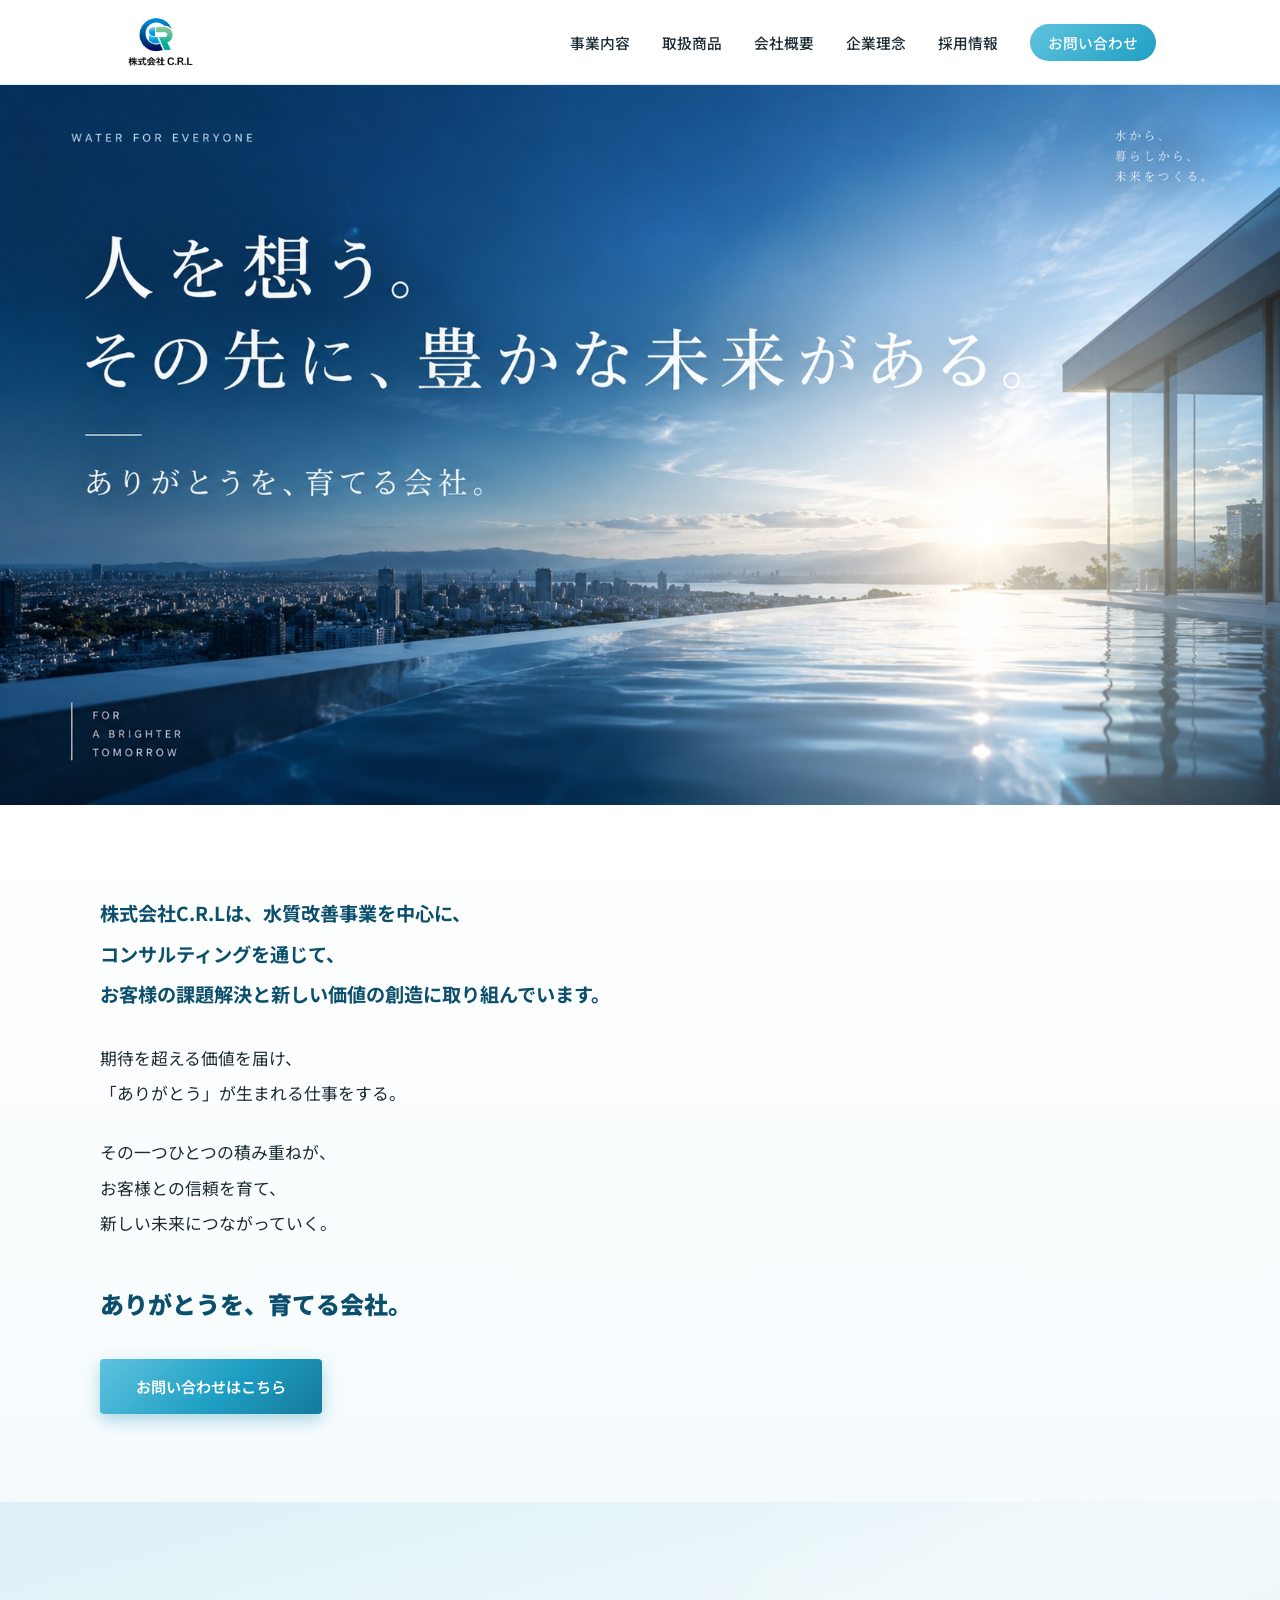
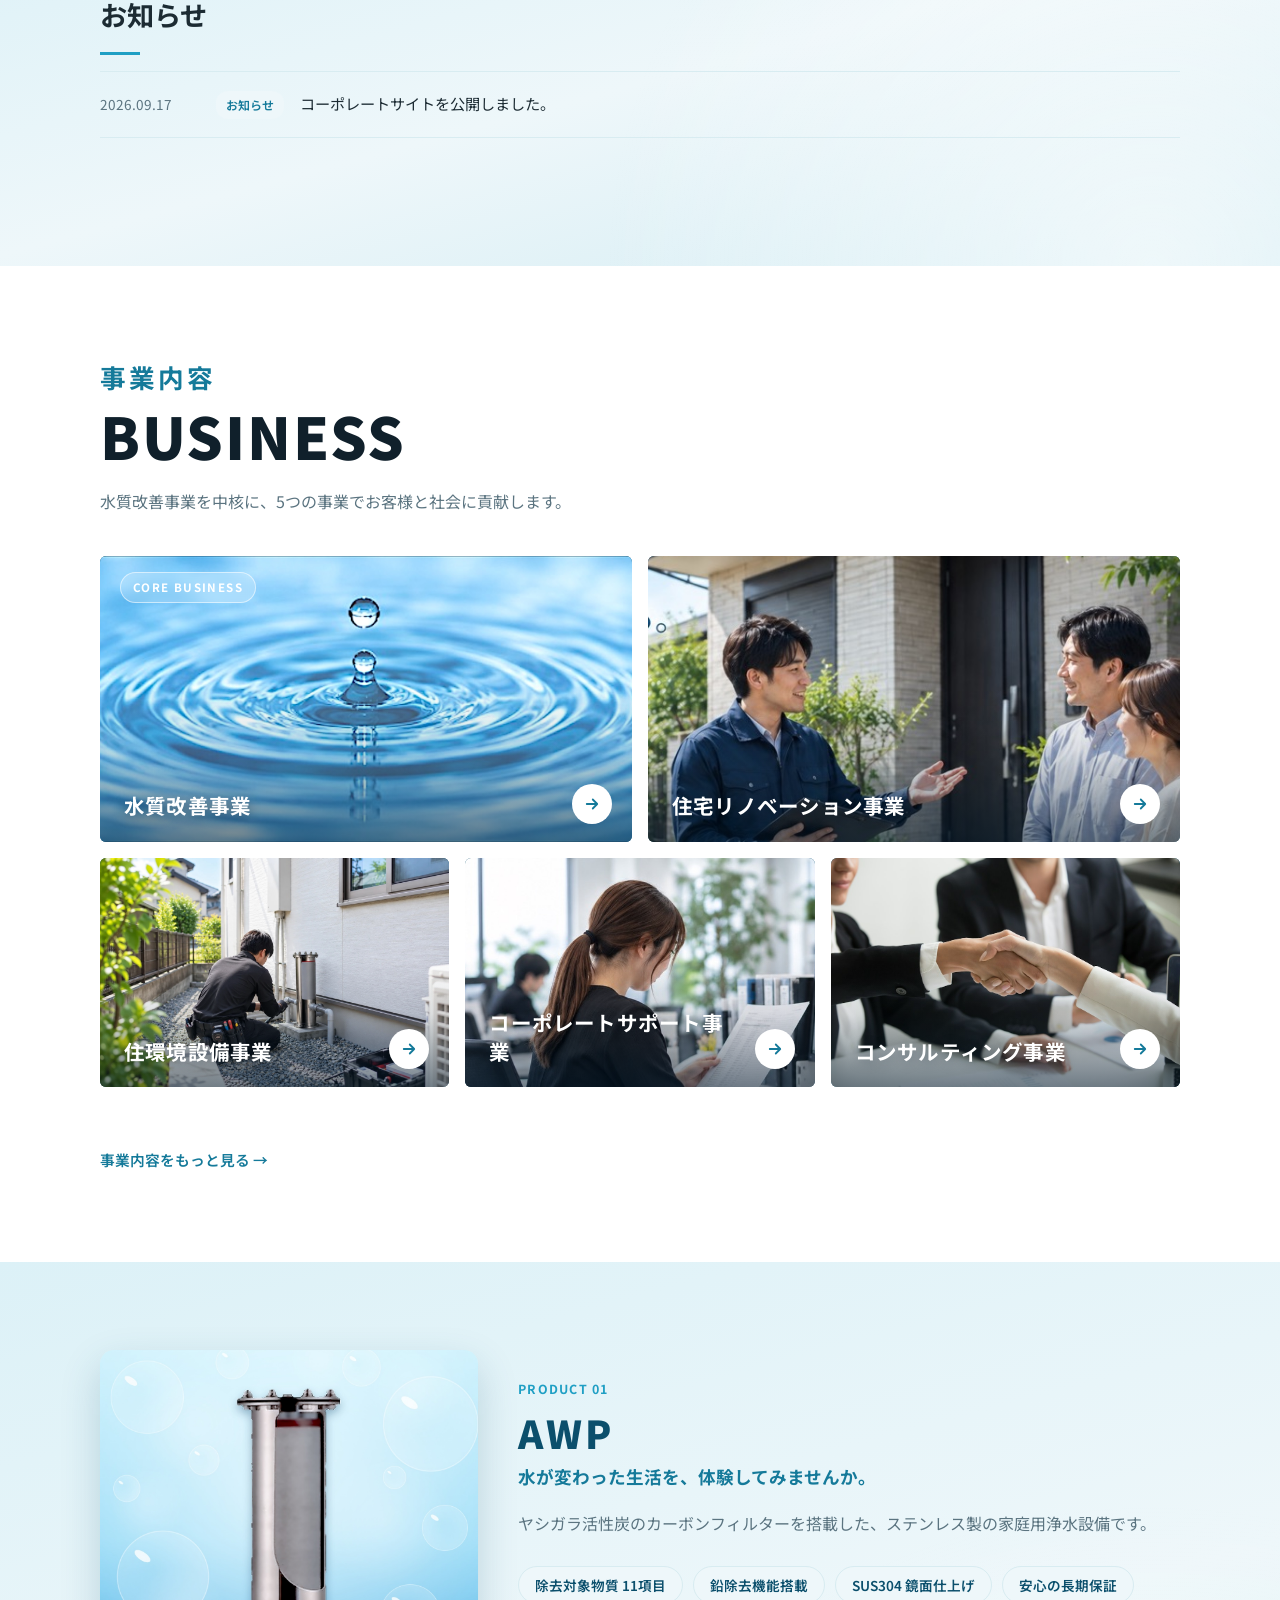
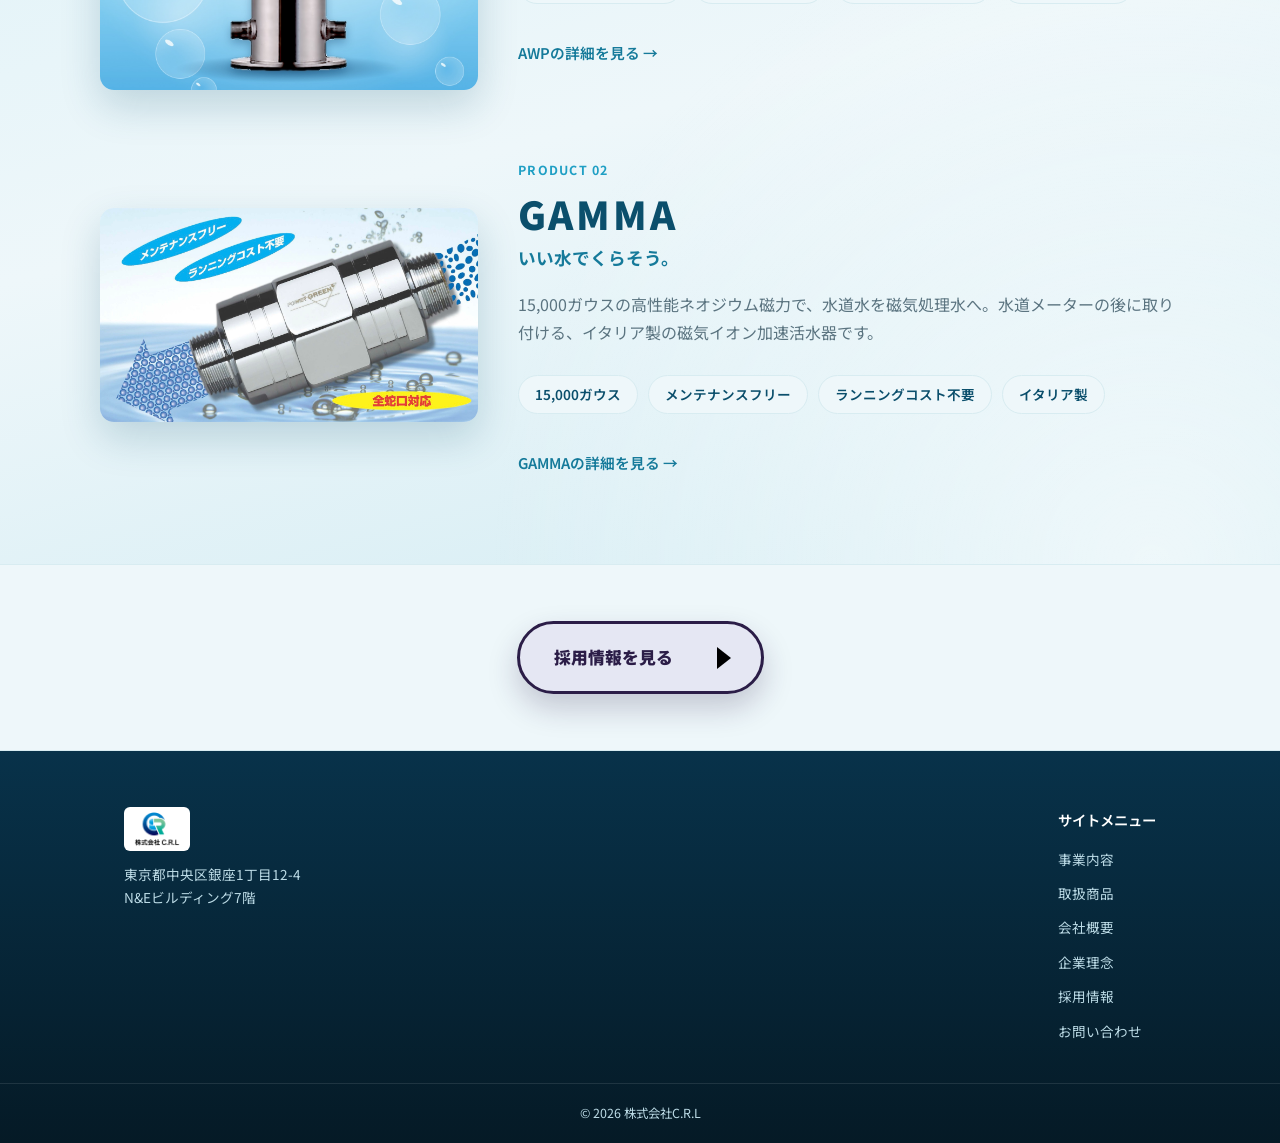
<file: index.html>
<!DOCTYPE html>
<html lang="ja">
<head>
<meta charset="UTF-8">
<meta name="viewport" content="width=device-width, initial-scale=1.0">
<title>株式会社C.R.L｜水質改善を中核に、住まいと暮らしを支える｜東京・銀座</title>
<meta name="description" content="株式会社C.R.Lは、東京都中央区銀座の会社です。水質改善事業を中核に、住宅リノベーション・住環境設備・コーポレートサポート・コンサルティングの5つの事業を展開。「ありがとうを、育てる会社。」として、お客様と社会に貢献します。">
<link rel="apple-touch-icon" href="apple-touch-icon.png">
<meta name="apple-mobile-web-app-title" content="株式会社C.R.L">
<link rel="canonical" href="https://www.c-r-l.info/">
<meta property="og:type" content="website">
<meta property="og:site_name" content="株式会社C.R.L">
<meta property="og:title" content="株式会社C.R.L｜水質改善を中核に、住まいと暮らしを支える｜東京・銀座">
<meta property="og:description" content="株式会社C.R.Lは、東京都中央区銀座の会社です。水質改善事業を中核に、住宅リノベーション・住環境設備・コーポレートサポート・コンサルティングの5つの事業を展開。「ありがとうを、育てる会社。」として、お客様と社会に貢献します。">
<meta property="og:url" content="https://www.c-r-l.info/">
<meta property="og:image" content="https://www.c-r-l.info/images/crl-hero.jpg">
<meta property="og:locale" content="ja_JP">
<script type="application/ld+json">
{
 "@context": "https://schema.org",
 "@graph": [
  {
   "@type": "Organization",
   "@id": "https://www.c-r-l.info/#org",
   "name": "株式会社C.R.L",
   "alternateName": [
    "C.R.L",
    "株式会社CRL",
    "シーアールエル"
   ],
   "url": "https://www.c-r-l.info/",
   "logo": "https://www.c-r-l.info/images/logo.png",
   "image": "https://www.c-r-l.info/images/crl-hero.jpg",
   "telephone": "+81-3-6820-9804",
   "address": {
    "@type": "PostalAddress",
    "postalCode": "104-0061",
    "addressRegion": "東京都",
    "addressLocality": "中央区",
    "streetAddress": "銀座1丁目12-4 N&Eビルディング7階",
    "addressCountry": "JP"
   },
   "founder": {
    "@type": "Person",
    "name": "田中翔真"
   }
  },
  {
   "@type": "WebSite",
   "@id": "https://www.c-r-l.info/#website",
   "name": "株式会社C.R.L",
   "alternateName": "C.R.L",
   "url": "https://www.c-r-l.info/",
   "inLanguage": "ja",
   "publisher": {
    "@id": "https://www.c-r-l.info/#org"
   }
  }
 ]
}
</script>
<link rel="icon" href="favicon.svg" type="image/svg+xml">
<link rel="preconnect" href="https://fonts.googleapis.com">
<link rel="preconnect" href="https://fonts.gstatic.com" crossorigin>
<link href="https://fonts.googleapis.com/css2?family=Noto+Sans+JP:wght@400;500;700;900&family=Noto+Serif+JP:wght@400;500&display=swap" rel="stylesheet">
<link rel="stylesheet" href="style.css?v=20260924e">
</head>
<body class="home">

<header class="site-header">
  <div class="header-inner">
    <a href="index.html" class="logo"><img src="images/logo.png" class="logo-full logo-dark" alt="株式会社C.R.L"><img src="images/logo-light.png" class="logo-full logo-light" alt="" aria-hidden="true"></a>
    <nav class="main-nav">
      <button class="nav-toggle" aria-label="メニューを開く" aria-expanded="false">
        <span></span><span></span><span></span>
      </button>
      <ul class="nav-list">
        <li><a href="business.html">事業内容</a></li>
        <li><a href="products.html">取扱商品</a></li>
        <li><a href="about.html">会社概要</a></li>
        <li><a href="philosophy.html">企業理念</a></li>
        <li><a href="recruit.html">採用情報</a></li>
        <li><a href="contact.html" class="nav-cta">お問い合わせ</a></li>
      </ul>
    </nav>
  </div>
</header>

<main>

  <section id="top" class="hero hero-live">
    <div class="hero-photo" aria-hidden="true"><div class="hero-photo-zoom"><div class="hero-photo-img"></div><div class="hero-sky hero-sky-1"></div><div class="hero-sky hero-sky-2"></div><div class="hero-cover hero-cover-a"></div><div class="hero-cover hero-cover-b"></div><div class="hero-cover hero-cover-c"></div><div class="hero-cover hero-cover-d"></div><div class="hero-cover hero-cover-e"></div><div class="hero-cover hero-cover-f"></div></div><div class="hero-glare"></div></div>
    <div class="hero-shade" aria-hidden="true"></div>
    <div class="hero-inner hero-inner-live">
      <p class="hero-eyebrow">Water for Everyone</p>
      <h1 class="hero-title hero-title-2">
        <span class="hero-line"><span>人を想う。</span></span>
        <span class="hero-line"><span>その先に、豊かな未来がある。</span></span>
      </h1>
      <p class="hero-catch">ありがとうを、育てる会社。</p>
    </div>
    <a href="#intro" class="hero-scroll" aria-label="下へスクロール"><span>SCROLL</span><i></i></a>
  <div class="hero-waves" aria-hidden="true">
    <svg class="hero-wave hero-wave-back" viewBox="0 0 2880 120" preserveAspectRatio="none"><path d="M0,80 C300,30 560,110 900,70 C1180,38 1300,96 1440,80 C1740,30 2000,110 2340,70 C2620,38 2740,96 2880,80 L2880,120 L0,120 Z"/></svg>
    <svg class="hero-wave hero-wave-mid" viewBox="0 0 2880 120" preserveAspectRatio="none"><path d="M0,64 C240,120 480,0 720,48 C960,96 1200,32 1440,64 C1680,120 1920,0 2160,48 C2400,96 2640,32 2880,64 L2880,120 L0,120 Z"/></svg>
    <svg class="hero-wave hero-wave-front" viewBox="0 0 2880 120" preserveAspectRatio="none"><path d="M0,80 C300,30 560,110 900,70 C1180,38 1300,96 1440,80 C1740,30 2000,110 2340,70 C2620,38 2740,96 2880,80 L2880,120 L0,120 Z"/></svg>
  </div>
</section>

<section id="intro" class="section">
    <div class="section-inner">
      <div class="intro-copy">
        <p class="intro-lead"><span class="phrase">株式会社C.R.Lは、</span><span class="phrase">水質改善事業を中心に、</span><br><span class="phrase">コンサルティングを通じて、</span><br><span class="phrase">お客様の課題解決と</span><span class="phrase">新しい価値の創造に</span><span class="phrase">取り組んでいます。</span></p>
        <p><span class="phrase">期待を超える価値を届け、</span><br><span class="phrase">「ありがとう」が</span><span class="phrase">生まれる仕事をする。</span></p>
        <p><span class="phrase">その一つひとつの積み重ねが、</span><br><span class="phrase">お客様との信頼を育て、</span><br><span class="phrase">新しい未来につながっていく。</span></p>
        <p class="intro-catch"><span class="phrase">ありがとうを、</span><span class="phrase">育てる会社。</span></p>
        <a href="contact.html" class="btn btn-primary">お問い合わせはこちら</a>
      </div>
    </div>
  </section>

  <section id="news" class="section section-alt">
    <div class="section-inner">
      <h2 class="section-title">お知らせ</h2>
      <ul class="news-list">
        <li class="news-item">
          <span class="news-date">2026.09.17</span>
          <span class="news-tag">お知らせ</span>
          <span class="news-title">コーポレートサイトを公開しました。</span>
        </li>
      </ul>
      <p class="news-more">最新情報は随時こちらに掲載してまいります。</p>
    </div>
  </section>

  <section id="business-preview" class="section biz-section">
    <div class="section-inner">
      <p class="biz-eyebrow">事業内容</p>
      <h2 class="biz-heading">BUSINESS</h2>
      <p class="section-lead"><span class="ph">水質改善事業を中核に、</span><span class="ph">5つの事業でお客様と社会に貢献します。</span></p>
      <div class="biz-grid">
        <a href="business.html#water" class="biz-tile biz-tile-wide">
          <img src="images/tile-water-drop2.jpg" alt="水滴が落ちて広がる水面の波紋" loading="lazy">
          <span class="biz-tile-badge">CORE BUSINESS</span>
          <span class="biz-tile-title">水質改善事業</span>
          <span class="biz-tile-arrow" aria-hidden="true"><svg viewBox="0 0 24 24"><path d="M5 12h14M13 6l6 6-6 6"/></svg></span>
        </a>
        <a href="business.html#renovation" class="biz-tile biz-tile-wide">
          <img src="images/tile-renovation.jpg" alt="お客様に住まいの提案をするスタッフ" loading="lazy">
          <span class="biz-tile-title">住宅リノベーション事業</span>
          <span class="biz-tile-arrow" aria-hidden="true"><svg viewBox="0 0 24 24"><path d="M5 12h14M13 6l6 6-6 6"/></svg></span>
        </a>
        <a href="business.html#housing" class="biz-tile">
          <img src="images/housing-equipment.jpg" alt="住宅の浄水設備を施工するスタッフ" loading="lazy">
          <span class="biz-tile-title">住環境設備事業</span>
          <span class="biz-tile-arrow" aria-hidden="true"><svg viewBox="0 0 24 24"><path d="M5 12h14M13 6l6 6-6 6"/></svg></span>
        </a>
        <a href="business.html#corporate-support" class="biz-tile">
          <img src="images/tile-corporate.jpg" alt="オフィスで書類を確認するスタッフ" loading="lazy">
          <span class="biz-tile-title">コーポレートサポート事業</span>
          <span class="biz-tile-arrow" aria-hidden="true"><svg viewBox="0 0 24 24"><path d="M5 12h14M13 6l6 6-6 6"/></svg></span>
        </a>
        <a href="business.html#consulting" class="biz-tile">
          <img src="images/tile-consulting.jpg" alt="握手を交わすビジネスパートナー" loading="lazy">
          <span class="biz-tile-title">コンサルティング事業</span>
          <span class="biz-tile-arrow" aria-hidden="true"><svg viewBox="0 0 24 24"><path d="M5 12h14M13 6l6 6-6 6"/></svg></span>
        </a>
      </div>
      <a href="business.html" class="link-more">事業内容をもっと見る →</a>
    </div>
  </section>

  <section id="product-preview" class="section section-alt">
    <div class="section-inner">
      <div class="product-teaser">
        <div class="product-visual">
          <img src="images/awp-product.jpg" alt="浄水設備 AWP の本体" loading="lazy">
        </div>
        <div class="product-summary">
          <span class="section-eyebrow">PRODUCT 01</span>
          <h2 class="product-name">AWP</h2>
          <p class="product-tagline">水が変わった生活を、体験してみませんか。</p>
          <p class="product-text">ヤシガラ活性炭のカーボンフィルターを搭載した、ステンレス製の家庭用浄水設備です。</p>
          <ul class="chip-list chip-list-light">
            <li>除去対象物質 11項目</li>
            <li>鉛除去機能搭載</li>
            <li>SUS304 鏡面仕上げ</li>
            <li>安心の長期保証</li>
          </ul>
          <a href="products.html#awp" class="link-more">AWPの詳細を見る →</a>
        </div>
      </div>
      <div class="product-teaser product-teaser-next">
        <div class="product-visual">
          <img src="images/gamma-product.jpg" alt="磁気イオン加速活水器 パワーグリーン ガンマ の本体" loading="lazy">
        </div>
        <div class="product-summary">
          <span class="section-eyebrow">PRODUCT 02</span>
          <h2 class="product-name">GAMMA</h2>
          <p class="product-tagline">いい水でくらそう。</p>
          <p class="product-text">15,000ガウスの高性能ネオジウム磁力で、水道水を磁気処理水へ。水道メーターの後に取り付ける、イタリア製の磁気イオン加速活水器です。</p>
          <ul class="chip-list chip-list-light">
            <li>15,000ガウス</li>
            <li>メンテナンスフリー</li>
            <li>ランニングコスト不要</li>
            <li>イタリア製</li>
          </ul>
          <a href="products.html#gamma" class="link-more">GAMMAの詳細を見る →</a>
        </div>
      </div>
    </div>
  </section>

  <section id="recruit-banner" class="section-banner">
    <div class="section-inner section-banner-inner section-banner-center">
      <a href="recruit.html" class="btn btn-pill">採用情報を見る</a>
    </div>
  </section>

</main>

<footer class="site-footer">
  <div class="footer-inner">
    <div class="footer-col footer-brand">
      <p class="footer-logo"><img src="images/logo.png" class="logo-full logo-full-footer" alt="株式会社C.R.L"></p>
      <p class="footer-address">東京都中央区銀座1丁目12-4<br>N&amp;Eビルディング7階</p>
    </div>
    <div class="footer-col">
      <p class="footer-heading">サイトメニュー</p>
      <ul class="footer-nav">
        <li><a href="business.html">事業内容</a></li>
        <li><a href="products.html">取扱商品</a></li>
        <li><a href="about.html">会社概要</a></li>
        <li><a href="philosophy.html">企業理念</a></li>
        <li><a href="recruit.html">採用情報</a></li>
        <li><a href="contact.html">お問い合わせ</a></li>
      </ul>
    </div>
  </div>
  <div class="footer-bottom">
    <p>&copy; 2026 株式会社C.R.L</p>
  </div>
</footer>

<script src="script.js?v=20260924e"></script>
</body>
</html>
</file>
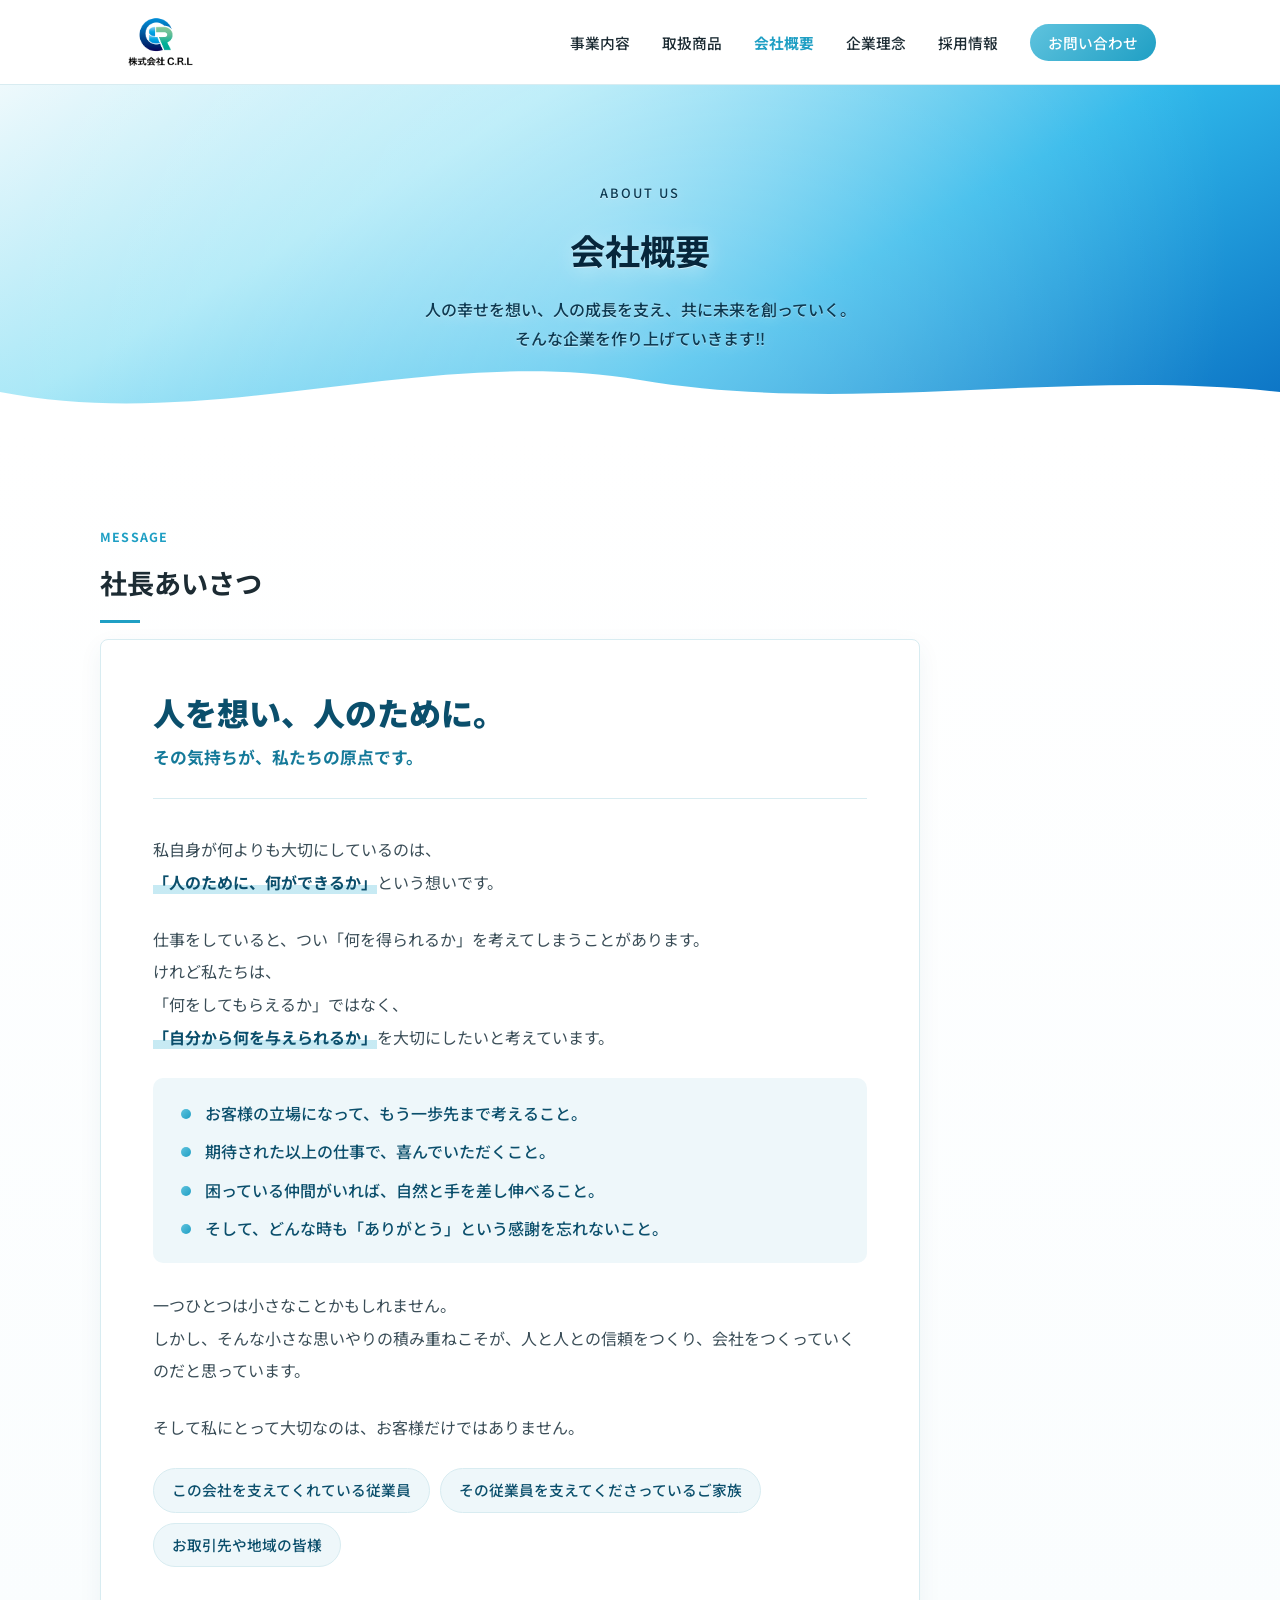
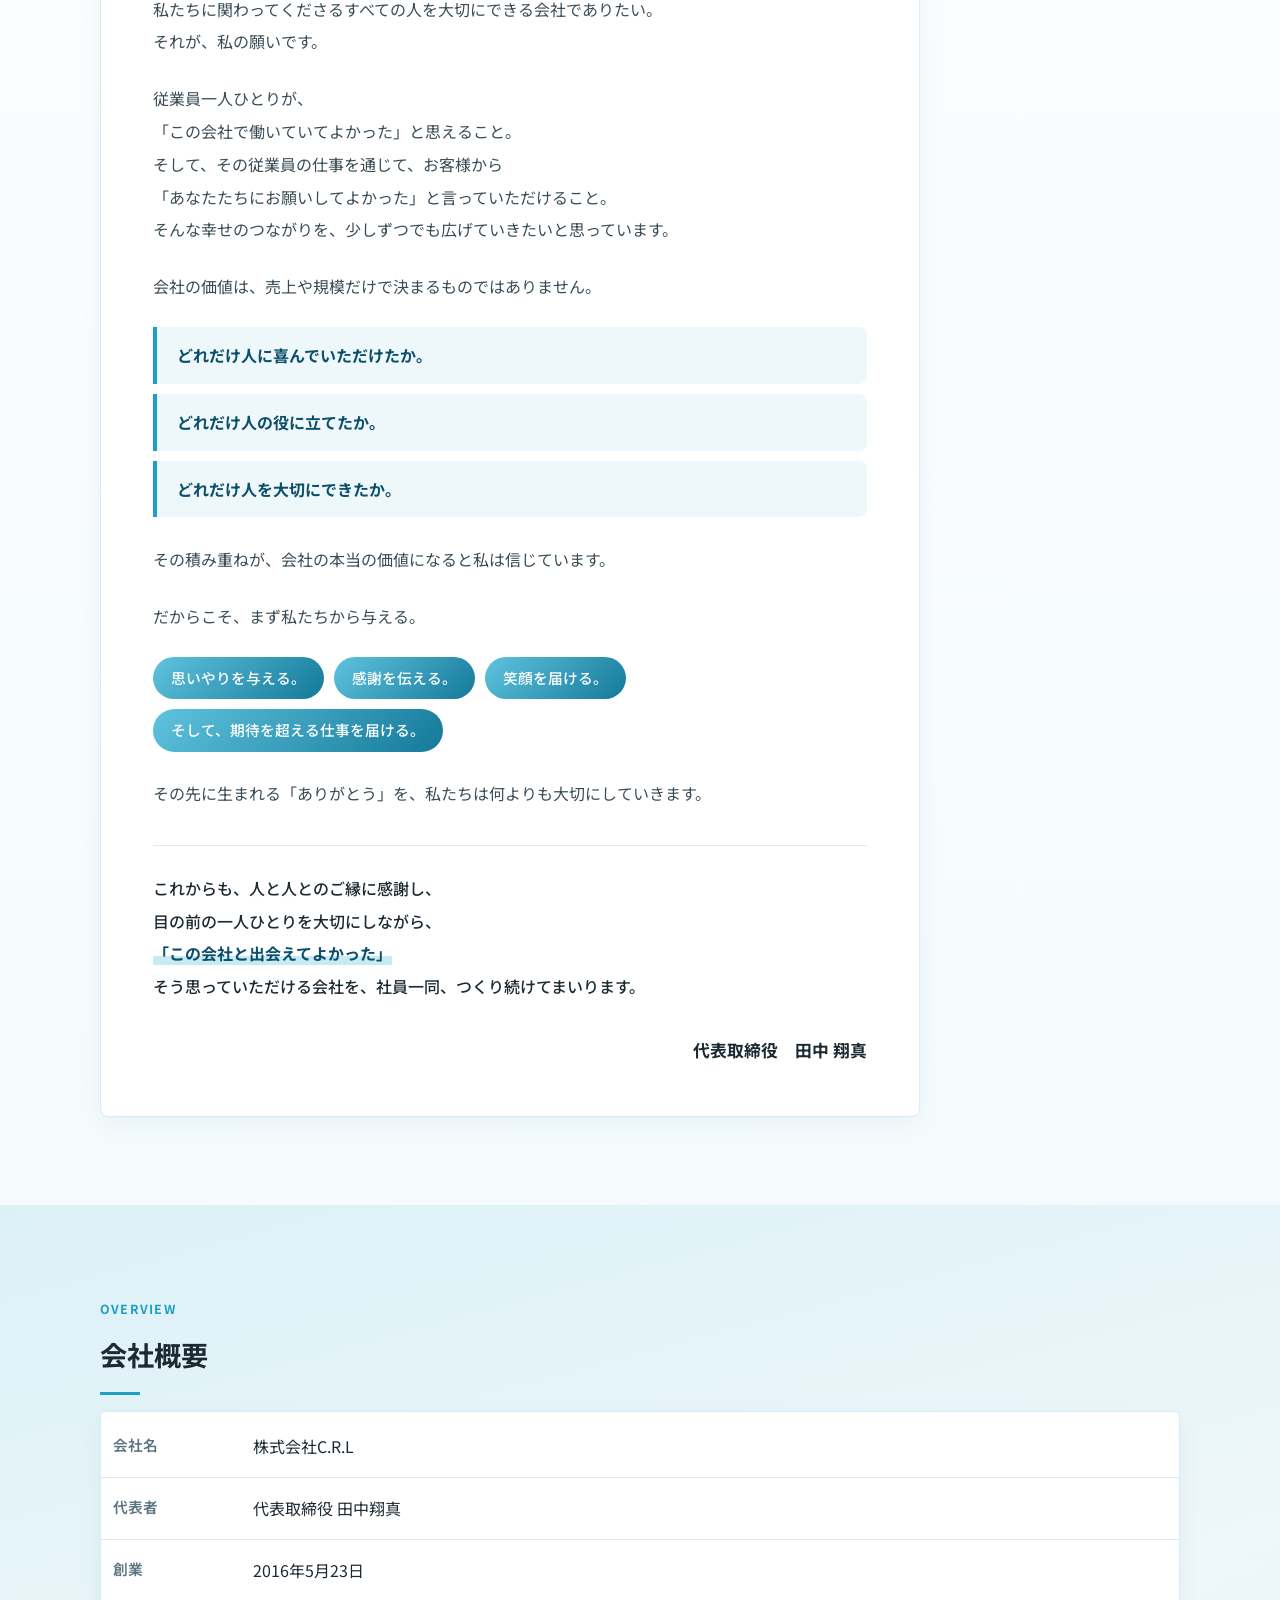
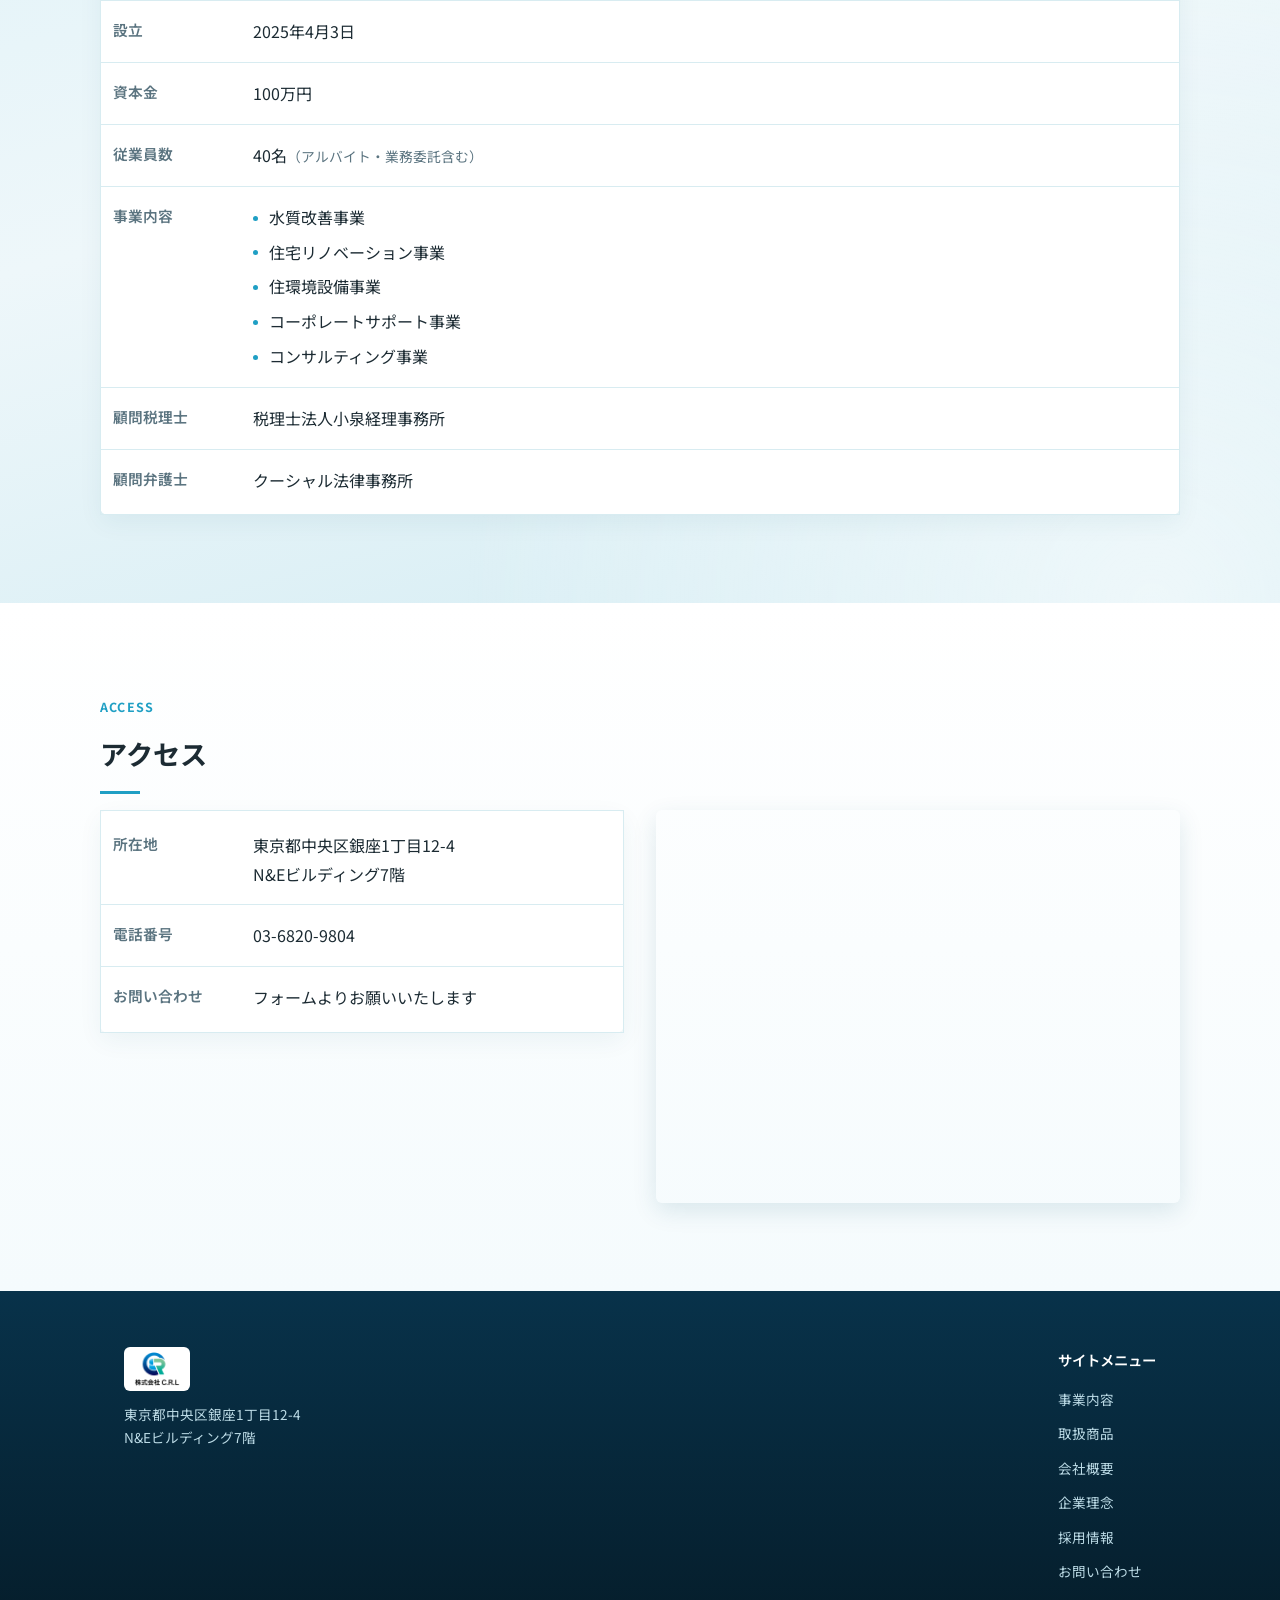
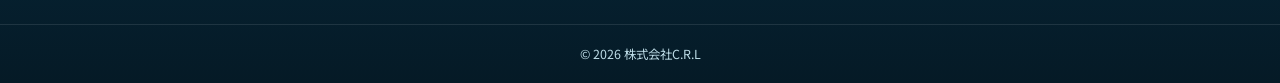
<file: about.html>
<!DOCTYPE html>
<html lang="ja">
<head>
<meta charset="UTF-8">
<meta name="viewport" content="width=device-width, initial-scale=1.0">
<title>会社概要｜株式会社C.R.L</title>
<meta name="description" content="株式会社C.R.Lの会社概要。代表取締役 田中翔真。東京都中央区銀座1丁目12-4 N&amp;Eビルディング7階。社長あいさつ・会社情報・アクセスをご紹介します。">
<link rel="apple-touch-icon" href="apple-touch-icon.png">
<meta name="apple-mobile-web-app-title" content="株式会社C.R.L">
<link rel="canonical" href="https://www.c-r-l.info/about.html">
<meta property="og:type" content="website">
<meta property="og:site_name" content="株式会社C.R.L">
<meta property="og:title" content="会社概要｜株式会社C.R.L">
<meta property="og:description" content="株式会社C.R.Lの会社概要。代表取締役 田中翔真。東京都中央区銀座1丁目12-4 N&amp;Eビルディング7階。社長あいさつ・会社情報・アクセスをご紹介します。">
<meta property="og:url" content="https://www.c-r-l.info/about.html">
<meta property="og:image" content="https://www.c-r-l.info/images/crl-hero.jpg">
<meta property="og:locale" content="ja_JP">
<link rel="icon" href="favicon.svg" type="image/svg+xml">
<link rel="preconnect" href="https://fonts.googleapis.com">
<link rel="preconnect" href="https://fonts.gstatic.com" crossorigin>
<link href="https://fonts.googleapis.com/css2?family=Noto+Sans+JP:wght@400;500;700;900&display=swap" rel="stylesheet">
<link rel="stylesheet" href="style.css?v=20260924e">
</head>
<body>

<header class="site-header">
  <div class="header-inner">
    <a href="index.html" class="logo"><img src="images/logo.png" class="logo-full" alt="株式会社C.R.L"></a>
    <nav class="main-nav">
      <button class="nav-toggle" aria-label="メニューを開く" aria-expanded="false">
        <span></span><span></span><span></span>
      </button>
      <ul class="nav-list">
        <li><a href="business.html">事業内容</a></li>
        <li><a href="products.html">取扱商品</a></li>
        <li><a href="about.html" class="is-current">会社概要</a></li>
        <li><a href="philosophy.html">企業理念</a></li>
        <li><a href="recruit.html">採用情報</a></li>
        <li><a href="contact.html" class="nav-cta">お問い合わせ</a></li>
      </ul>
    </nav>
  </div>
</header>

<main>

  <section class="page-hero">
    <div class="page-hero-inner">
      <p class="page-hero-eyebrow">ABOUT US</p>
      <h1>会社概要</h1>
      <p>人の幸せを想い、人の成長を支え、共に未来を創っていく。<br>そんな企業を作り上げていきます‼︎</p>
    </div>
    <div class="wave-divider">
      <svg viewBox="0 0 1440 120" preserveAspectRatio="none"><path d="M0,64 C240,120 480,0 720,48 C960,96 1200,32 1440,64 L1440,120 L0,120 Z"/></svg>
    </div>
  </section>

  <section id="message" class="section">
    <div class="section-inner">
      <span class="section-eyebrow">MESSAGE</span>
      <h2 class="section-title">社長あいさつ</h2>
      <div class="message-box">
        <p class="message-catch">人を想い、人のために。</p>
        <p class="message-catch-sub">その気持ちが、私たちの原点です。</p>

        <p>私自身が何よりも大切にしているのは、<br><strong>「人のために、何ができるか」</strong>という想いです。</p>
        <p>仕事をしていると、つい「何を得られるか」を考えてしまうことがあります。<br>けれど私たちは、<br>「何をしてもらえるか」ではなく、<br><strong>「自分から何を与えられるか」</strong>を大切にしたいと考えています。</p>

        <ul class="message-list">
          <li>お客様の立場になって、もう一歩先まで考えること。</li>
          <li>期待された以上の仕事で、喜んでいただくこと。</li>
          <li>困っている仲間がいれば、自然と手を差し伸べること。</li>
          <li>そして、どんな時も「ありがとう」という感謝を忘れないこと。</li>
        </ul>

        <p>一つひとつは小さなことかもしれません。<br>しかし、そんな小さな思いやりの積み重ねこそが、人と人との信頼をつくり、会社をつくっていくのだと思っています。</p>

        <p>そして私にとって大切なのは、お客様だけではありません。</p>
        <ul class="message-chips">
          <li>この会社を支えてくれている従業員</li>
          <li>その従業員を支えてくださっているご家族</li>
          <li>お取引先や地域の皆様</li>
        </ul>
        <p>私たちに関わってくださるすべての人を大切にできる会社でありたい。<br>それが、私の願いです。</p>

        <p>従業員一人ひとりが、<br>「この会社で働いていてよかった」と思えること。<br>そして、その従業員の仕事を通じて、お客様から<br>「あなたたちにお願いしてよかった」と言っていただけること。<br>そんな幸せのつながりを、少しずつでも広げていきたいと思っています。</p>

        <p>会社の価値は、売上や規模だけで決まるものではありません。</p>
        <ul class="message-value">
          <li>どれだけ人に喜んでいただけたか。</li>
          <li>どれだけ人の役に立てたか。</li>
          <li>どれだけ人を大切にできたか。</li>
        </ul>
        <p>その積み重ねが、会社の本当の価値になると私は信じています。</p>

        <p>だからこそ、まず私たちから与える。</p>
        <ul class="message-chips message-chips-accent">
          <li>思いやりを与える。</li>
          <li>感謝を伝える。</li>
          <li>笑顔を届ける。</li>
          <li>そして、期待を超える仕事を届ける。</li>
        </ul>
        <p>その先に生まれる「ありがとう」を、私たちは何よりも大切にしていきます。</p>

        <p class="message-closing">これからも、人と人とのご縁に感謝し、<br>目の前の一人ひとりを大切にしながら、<br><strong>「この会社と出会えてよかった」</strong><br>そう思っていただける会社を、社員一同、つくり続けてまいります。</p>

        <p class="message-sign">代表取締役　田中 翔真</p>
      </div>
    </div>
  </section>

  <section id="overview" class="section section-alt">
    <div class="section-inner">
      <span class="section-eyebrow">OVERVIEW</span>
      <h2 class="section-title">会社概要</h2>
      <table class="info-table">
        <tr>
          <th>会社名</th>
          <td>株式会社C.R.L</td>
        </tr>
        <tr>
          <th>代表者</th>
          <td>代表取締役 田中翔真</td>
        </tr>
        <tr>
          <th>創業</th>
          <td>2016年5月23日</td>
        </tr>
        <tr>
          <th>設立</th>
          <td>2025年4月3日</td>
        </tr>
        <tr>
          <th>資本金</th>
          <td>100万円</td>
        </tr>
        <tr>
          <th>従業員数</th>
          <td class="info-nowrap">40名<small class="info-note">（アルバイト・業務委託含む）</small></td>
        </tr>
        <tr>
          <th>事業内容</th>
          <td>
            <ul class="info-list">
              <li>水質改善事業</li>
              <li>住宅リノベーション事業</li>
              <li>住環境設備事業</li>
              <li>コーポレートサポート事業</li>
              <li>コンサルティング事業</li>
            </ul>
          </td>
        </tr>
        <tr>
          <th>顧問税理士</th>
          <td>税理士法人小泉経理事務所</td>
        </tr>
        <tr>
          <th>顧問弁護士</th>
          <td>クーシャル法律事務所</td>
        </tr>
      </table>
    </div>
  </section>

  <section id="access" class="section">
    <div class="section-inner">
      <span class="section-eyebrow">ACCESS</span>
      <h2 class="section-title">アクセス</h2>
      <div class="access-grid">
        <table class="info-table">
          <tr>
            <th>所在地</th>
            <td>東京都中央区銀座1丁目12-4<br>N&amp;Eビルディング7階</td>
          </tr>
          <tr>
            <th>電話番号</th>
            <td><a href="tel:0368209804">03-6820-9804</a></td>
          </tr>
          <tr>
            <th>お問い合わせ</th>
            <td class="info-oneline"><a href="contact.html">フォームよりお願いいたします</a></td>
          </tr>
        </table>
        <div class="map-embed">
          <iframe
            src="https://maps.google.com/maps?q=%E6%9D%B1%E4%BA%AC%E9%83%BD%E4%B8%AD%E5%A4%AE%E5%8C%BA%E9%8A%80%E5%BA%A71%E4%B8%81%E7%9B%AE12-4&output=embed"
            loading="lazy"
            referrerpolicy="no-referrer-when-downgrade"
            title="株式会社C.R.L 所在地地図">
          </iframe>
        </div>
      </div>
    </div>
  </section>

</main>

<footer class="site-footer">
  <div class="footer-inner">
    <div class="footer-col footer-brand">
      <p class="footer-logo"><img src="images/logo.png" class="logo-full logo-full-footer" alt="株式会社C.R.L"></p>
      <p class="footer-address">東京都中央区銀座1丁目12-4<br>N&amp;Eビルディング7階</p>
    </div>
    <div class="footer-col">
      <p class="footer-heading">サイトメニュー</p>
      <ul class="footer-nav">
        <li><a href="business.html">事業内容</a></li>
        <li><a href="products.html">取扱商品</a></li>
        <li><a href="about.html">会社概要</a></li>
        <li><a href="philosophy.html">企業理念</a></li>
        <li><a href="recruit.html">採用情報</a></li>
        <li><a href="contact.html">お問い合わせ</a></li>
      </ul>
    </div>
  </div>
  <div class="footer-bottom">
    <p>&copy; 2026 株式会社C.R.L</p>
  </div>
</footer>

<script src="script.js?v=20260924e"></script>
</body>
</html>
</file>
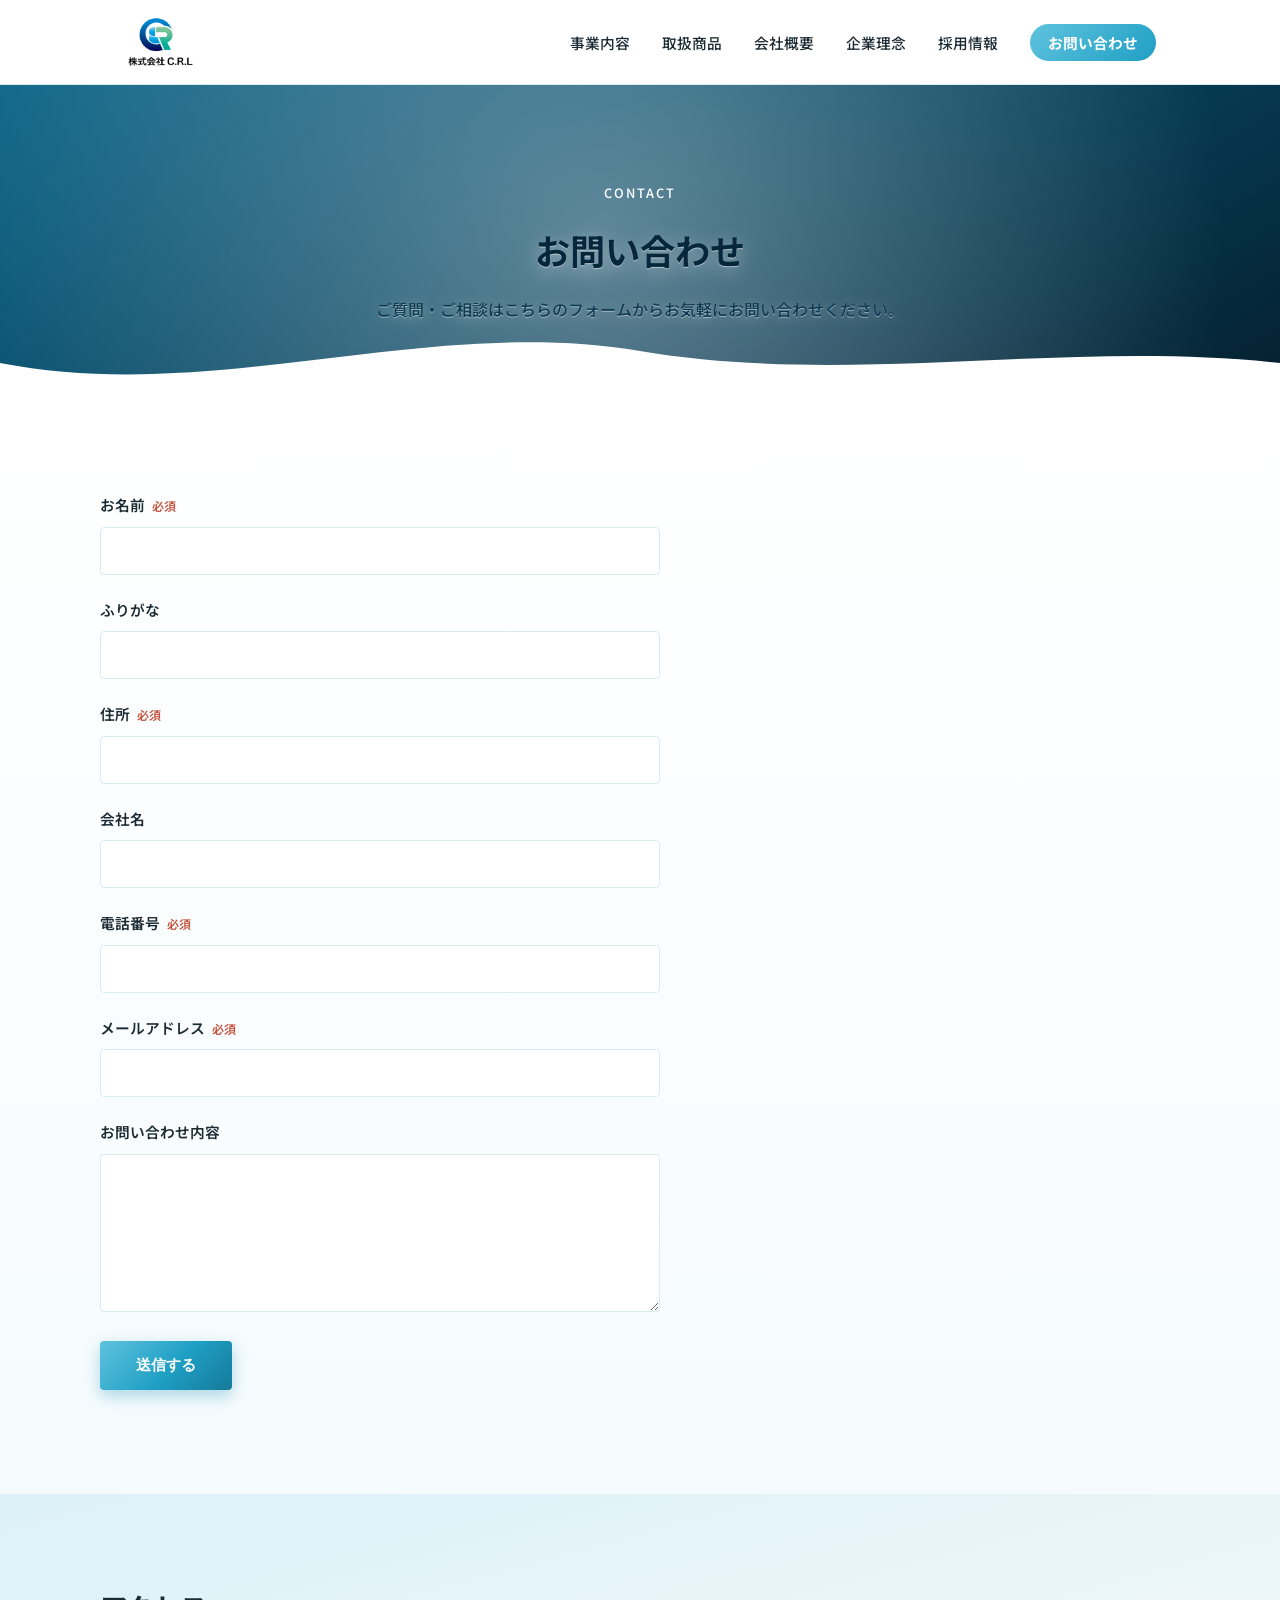
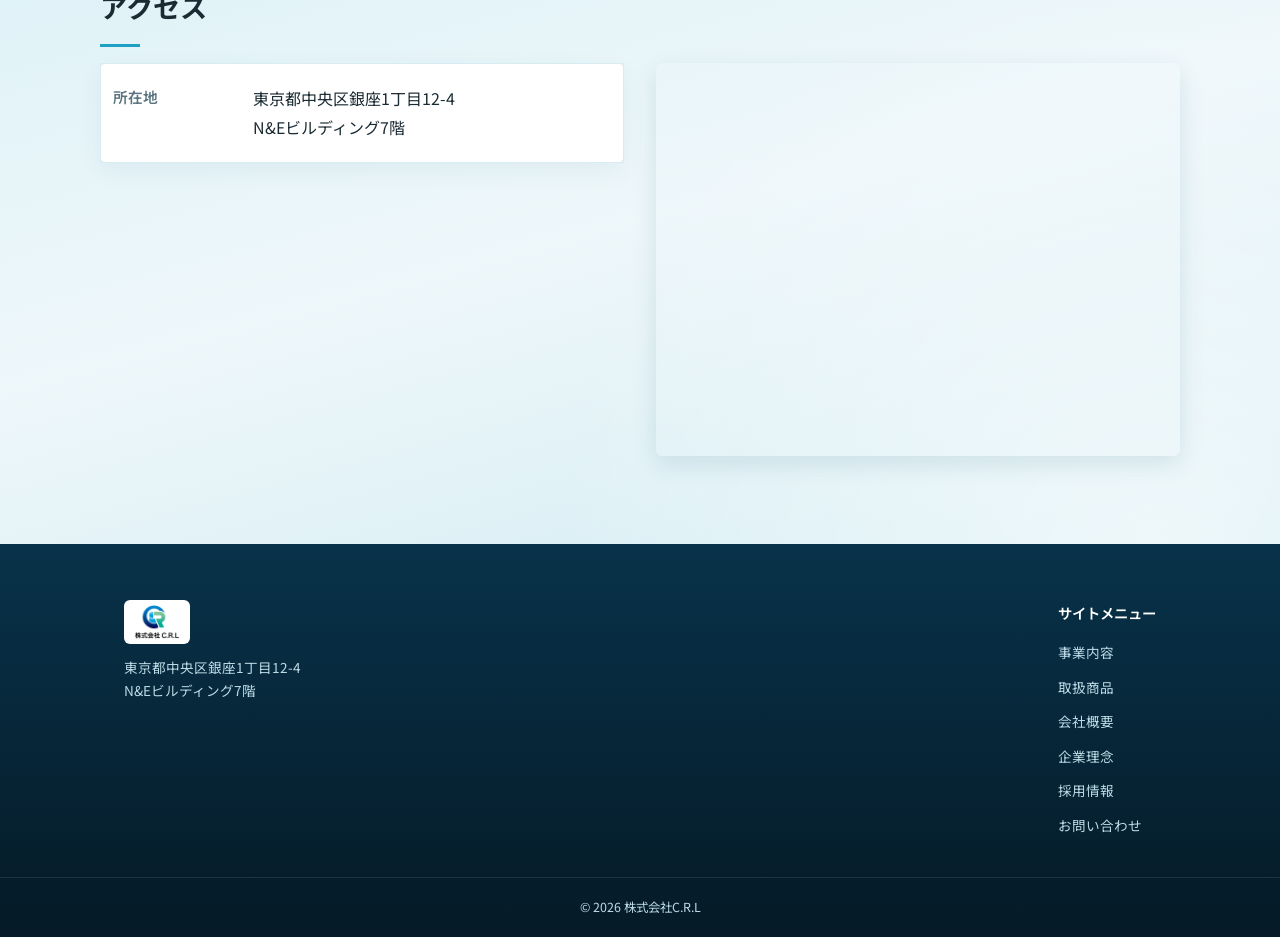
<file: contact.html>
<!DOCTYPE html>
<html lang="ja">
<head>
<meta charset="UTF-8">
<meta name="viewport" content="width=device-width, initial-scale=1.0">
<title>お問い合わせ｜株式会社C.R.L</title>
<meta name="description" content="株式会社C.R.Lへのお問い合わせ。水質改善・リフォーム・住環境設備・法人サポート・コンサルティングのご相談は、フォームまたはお電話(03-6820-9804)でお気軽にどうぞ。">
<link rel="apple-touch-icon" href="apple-touch-icon.png">
<meta name="apple-mobile-web-app-title" content="株式会社C.R.L">
<link rel="canonical" href="https://www.c-r-l.info/contact.html">
<meta property="og:type" content="website">
<meta property="og:site_name" content="株式会社C.R.L">
<meta property="og:title" content="お問い合わせ｜株式会社C.R.L">
<meta property="og:description" content="株式会社C.R.Lへのお問い合わせ。水質改善・リフォーム・住環境設備・法人サポート・コンサルティングのご相談は、フォームまたはお電話(03-6820-9804)でお気軽にどうぞ。">
<meta property="og:url" content="https://www.c-r-l.info/contact.html">
<meta property="og:image" content="https://www.c-r-l.info/images/crl-hero.jpg">
<meta property="og:locale" content="ja_JP">
<link rel="icon" href="favicon.svg" type="image/svg+xml">
<link rel="preconnect" href="https://fonts.googleapis.com">
<link rel="preconnect" href="https://fonts.gstatic.com" crossorigin>
<link href="https://fonts.googleapis.com/css2?family=Noto+Sans+JP:wght@400;500;700;900&display=swap" rel="stylesheet">
<link rel="stylesheet" href="style.css?v=20260924e">
</head>
<body>

<header class="site-header">
  <div class="header-inner">
    <a href="index.html" class="logo"><img src="images/logo.png" class="logo-full" alt="株式会社C.R.L"></a>
    <nav class="main-nav">
      <button class="nav-toggle" aria-label="メニューを開く" aria-expanded="false">
        <span></span><span></span><span></span>
      </button>
      <ul class="nav-list">
        <li><a href="business.html">事業内容</a></li>
        <li><a href="products.html">取扱商品</a></li>
        <li><a href="about.html">会社概要</a></li>
        <li><a href="philosophy.html">企業理念</a></li>
        <li><a href="recruit.html">採用情報</a></li>
        <li><a href="contact.html" class="nav-cta is-current">お問い合わせ</a></li>
      </ul>
    </nav>
  </div>
</header>

<main>

  <section class="page-hero page-hero-water">
    <div class="page-hero-inner">
      <p class="page-hero-eyebrow">CONTACT</p>
      <h1>お問い合わせ</h1>
      <p>ご質問・ご相談はこちらのフォームからお気軽にお問い合わせください。</p>
    </div>
    <div class="wave-divider">
      <svg viewBox="0 0 1440 120" preserveAspectRatio="none"><path d="M0,64 C240,120 480,0 720,48 C960,96 1200,32 1440,64 L1440,120 L0,120 Z"/></svg>
    </div>
  </section>

  <section class="section">
    <div class="section-inner">
      <form class="contact-form" id="contact-form">
        <div class="form-row">
          <label for="name">お名前 <span class="required">必須</span></label>
          <input type="text" id="name" name="name" required>
        </div>
        <div class="form-row">
          <label for="furigana">ふりがな</label>
          <input type="text" id="furigana" name="furigana">
        </div>
        <div class="form-row">
          <label for="address">住所 <span class="required">必須</span></label>
          <input type="text" id="address" name="address" required>
        </div>
        <div class="form-row">
          <label for="company">会社名</label>
          <input type="text" id="company" name="company">
        </div>
        <div class="form-row">
          <label for="tel">電話番号 <span class="required">必須</span></label>
          <input type="tel" id="tel" name="tel" required>
        </div>
        <div class="form-row">
          <label for="email">メールアドレス <span class="required">必須</span></label>
          <input type="email" id="email" name="email" required>
        </div>
        <div class="form-row">
          <label for="message">お問い合わせ内容</label>
          <textarea id="message" name="message" rows="6"></textarea>
        </div>
        <button type="submit" class="btn btn-primary">送信する</button>
        <p class="form-note" id="form-note"></p>
      </form>
    </div>
  </section>

  <section class="section section-alt">
    <div class="section-inner">
      <h2 class="section-title">アクセス</h2>
      <div class="access-grid">
        <table class="info-table">
          <tr>
            <th>所在地</th>
            <td>東京都中央区銀座1丁目12-4<br>N&amp;Eビルディング7階</td>
          </tr>
        </table>
        <div class="map-embed">
          <iframe
            src="https://maps.google.com/maps?q=%E6%9D%B1%E4%BA%AC%E9%83%BD%E4%B8%AD%E5%A4%AE%E5%8C%BA%E9%8A%80%E5%BA%A71%E4%B8%81%E7%9B%AE12-4&output=embed"
            loading="lazy"
            referrerpolicy="no-referrer-when-downgrade"
            title="株式会社C.R.L 所在地地図">
          </iframe>
        </div>
      </div>
    </div>
  </section>

</main>

<footer class="site-footer">
  <div class="footer-inner">
    <div class="footer-col footer-brand">
      <p class="footer-logo"><img src="images/logo.png" class="logo-full logo-full-footer" alt="株式会社C.R.L"></p>
      <p class="footer-address">東京都中央区銀座1丁目12-4<br>N&amp;Eビルディング7階</p>
    </div>
    <div class="footer-col">
      <p class="footer-heading">サイトメニュー</p>
      <ul class="footer-nav">
        <li><a href="business.html">事業内容</a></li>
        <li><a href="products.html">取扱商品</a></li>
        <li><a href="about.html">会社概要</a></li>
        <li><a href="philosophy.html">企業理念</a></li>
        <li><a href="recruit.html">採用情報</a></li>
        <li><a href="contact.html">お問い合わせ</a></li>
      </ul>
    </div>
  </div>
  <div class="footer-bottom">
    <p>&copy; 2026 株式会社C.R.L</p>
  </div>
</footer>

<script src="script.js?v=20260924e"></script>
</body>
</html>
</file>
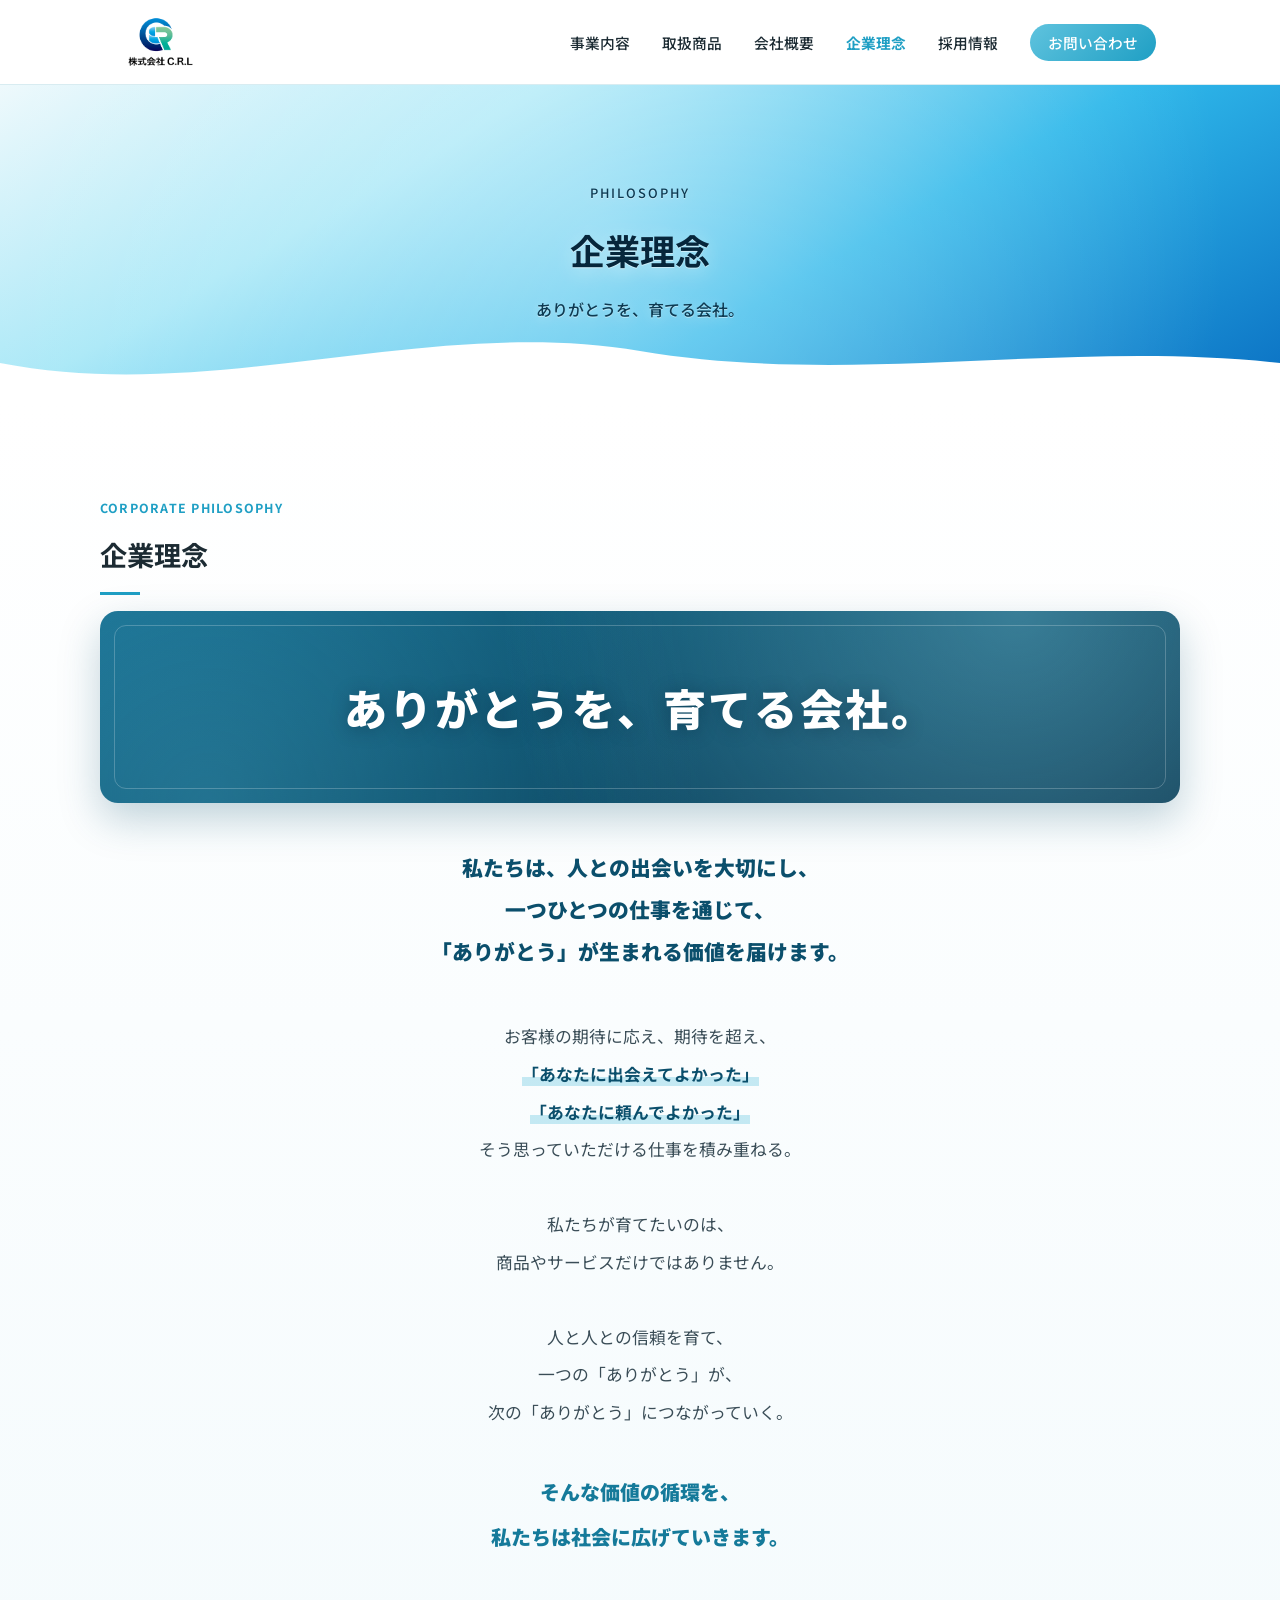
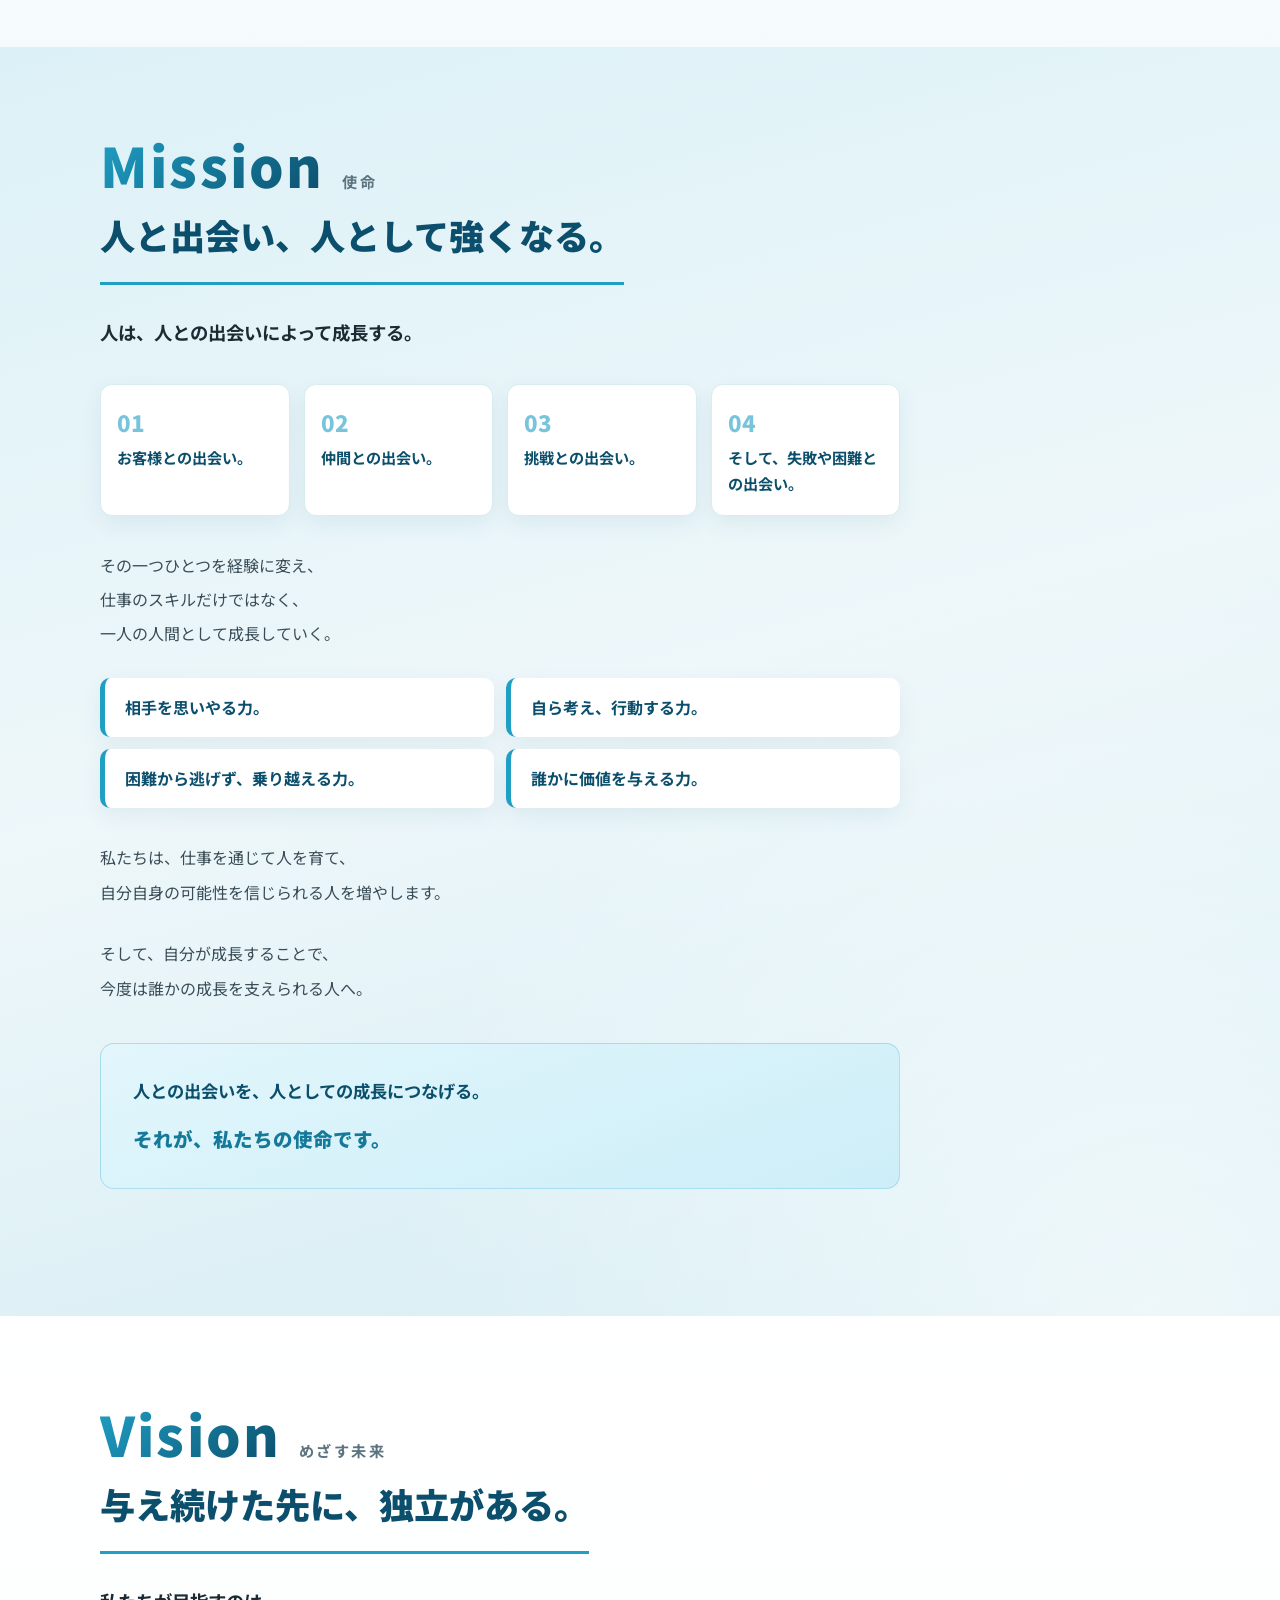
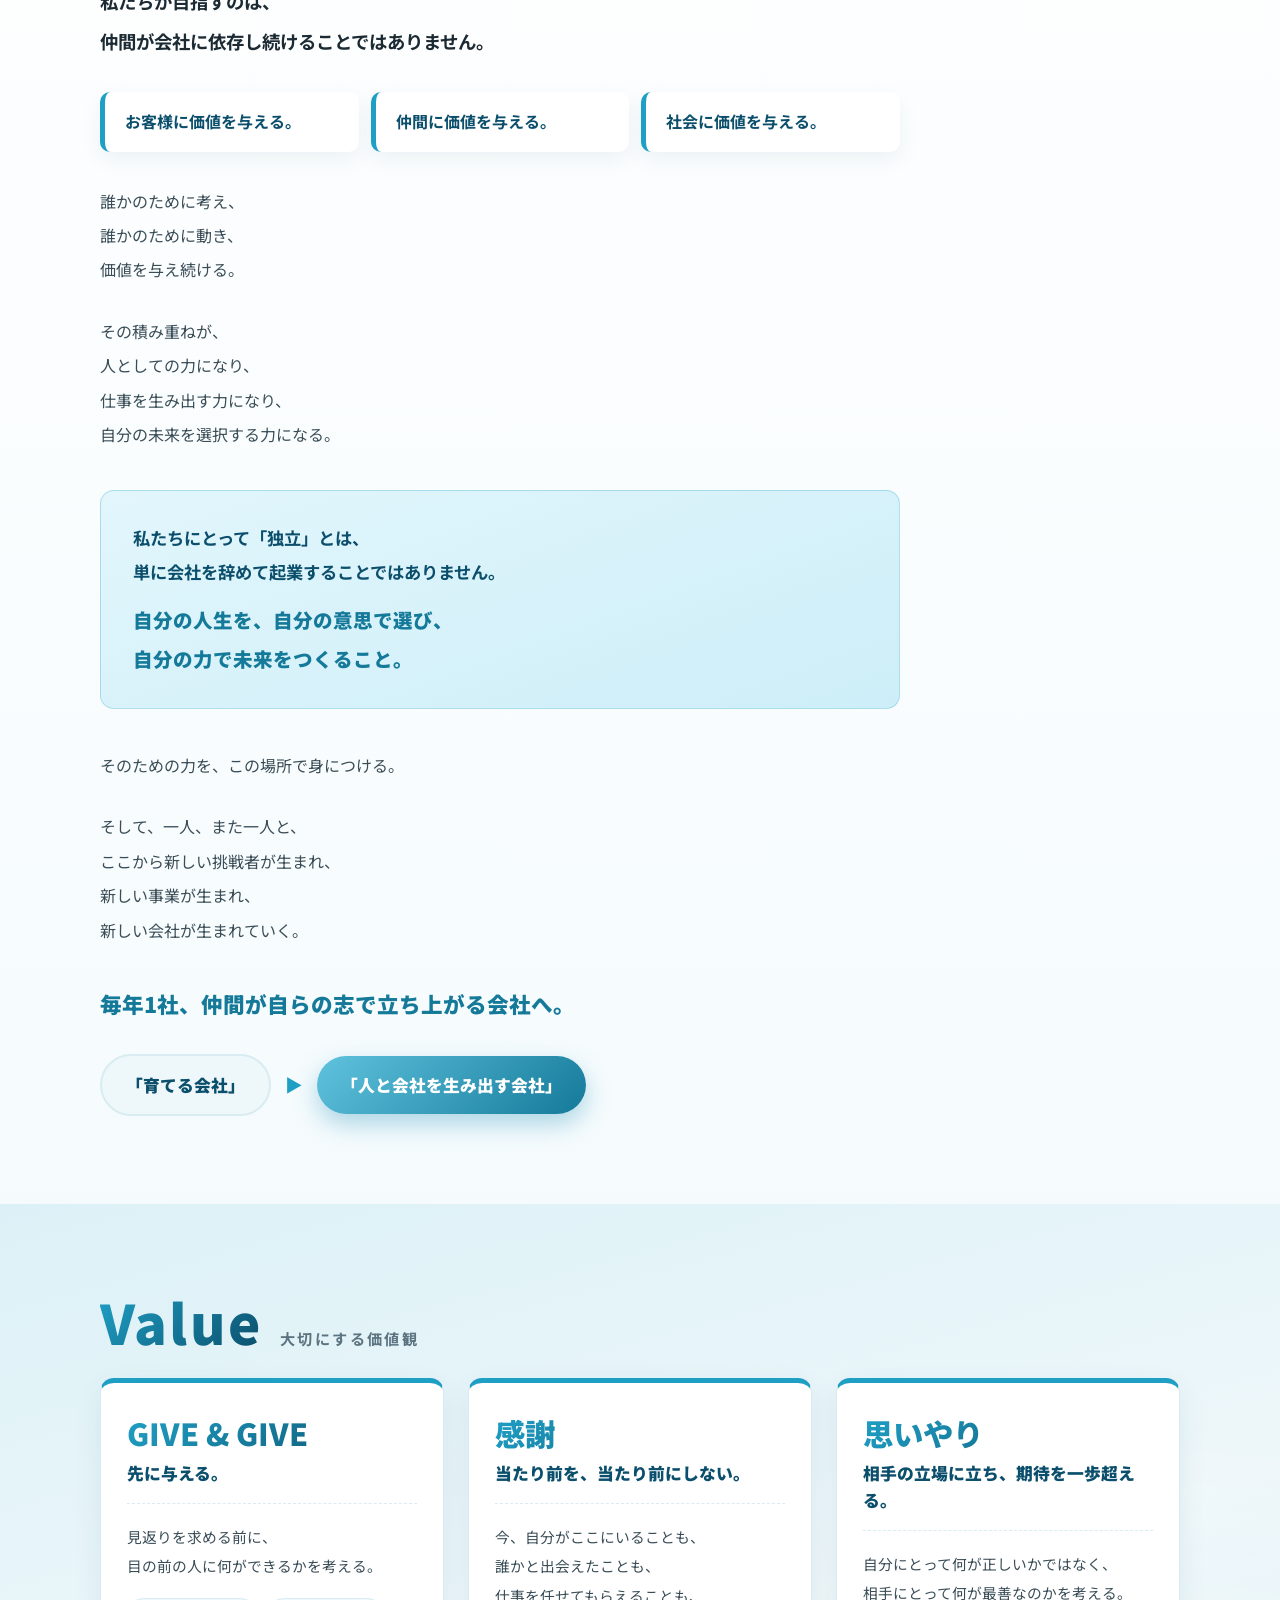
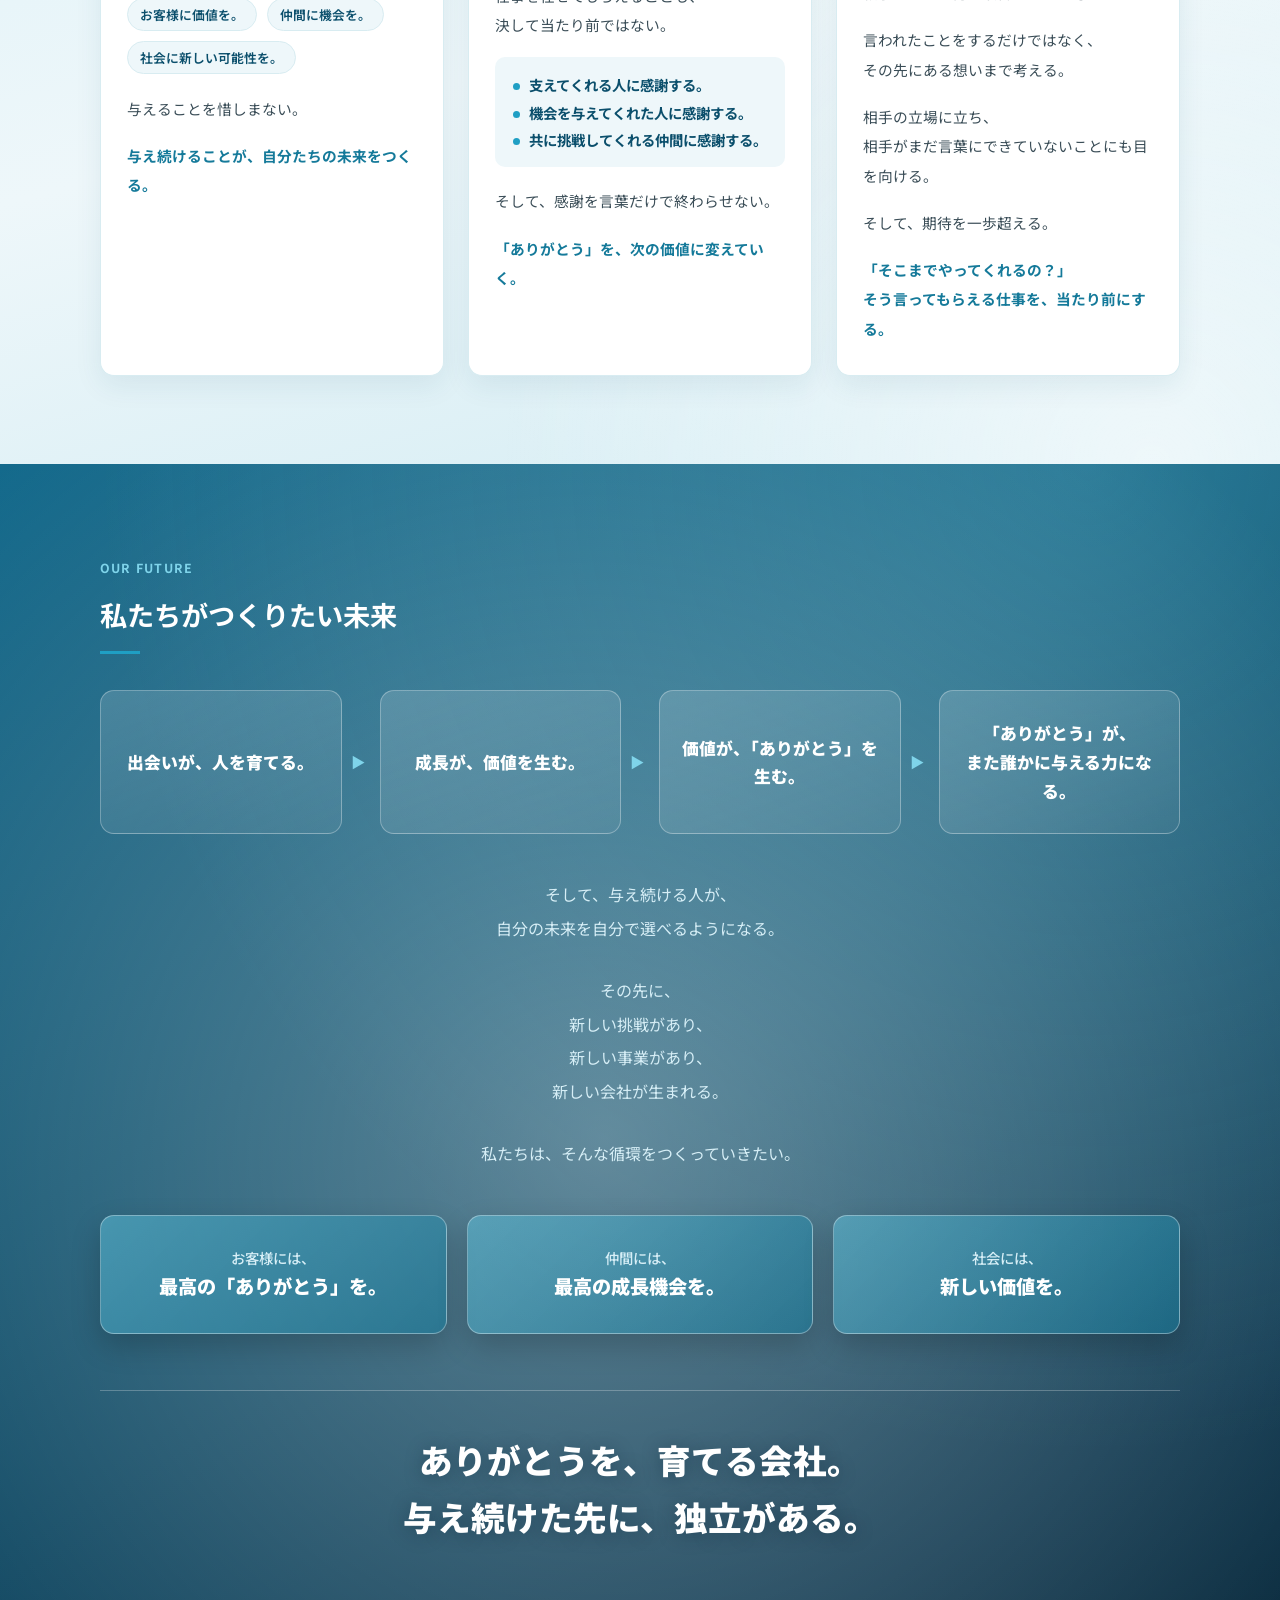
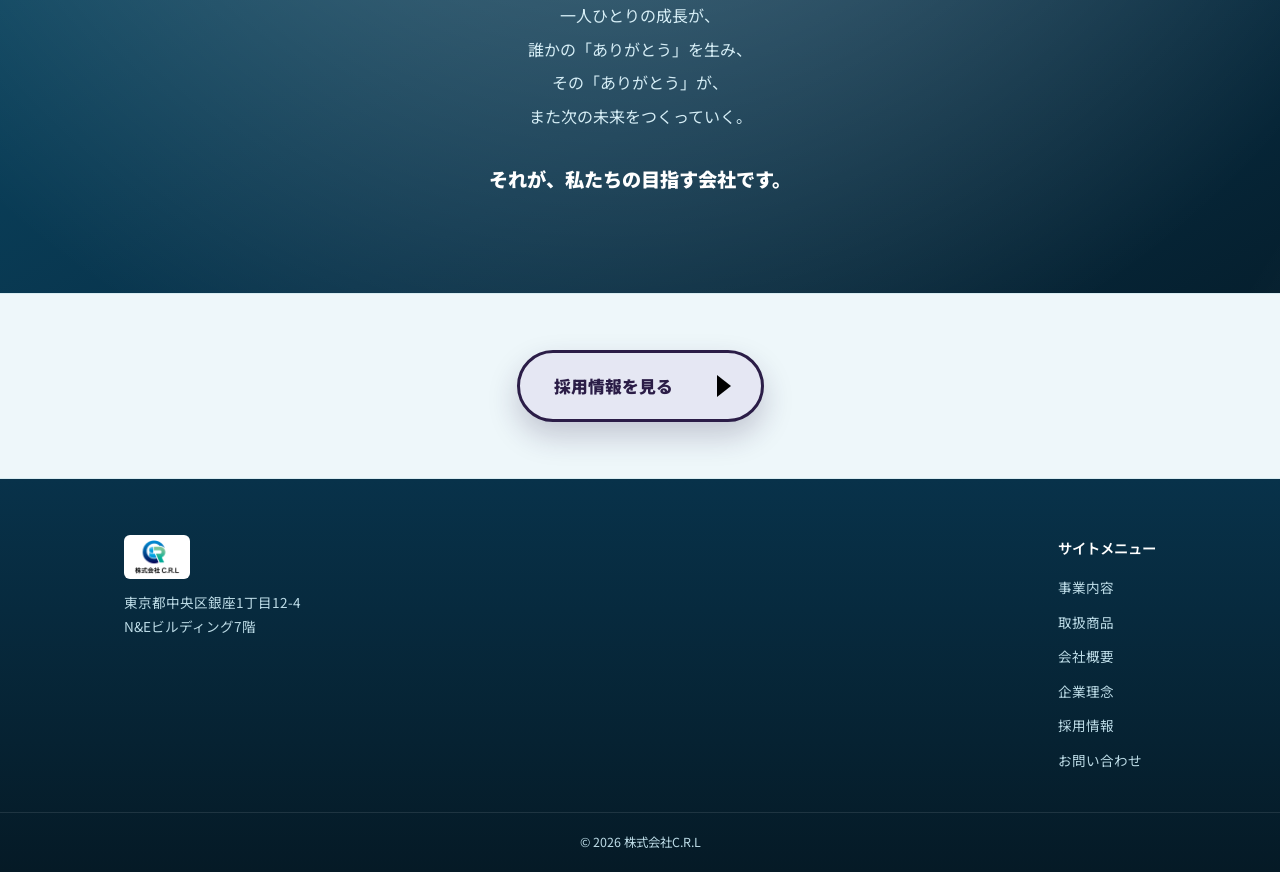
<file: philosophy.html>
<!DOCTYPE html>
<html lang="ja">
<head>
<meta charset="UTF-8">
<meta name="viewport" content="width=device-width, initial-scale=1.0">
<title>企業理念｜株式会社C.R.L</title>
<meta name="description" content="株式会社C.R.Lの企業理念。「ありがとうを、育てる会社。」give &amp; giveの精神で、人の幸せを想い、人の成長を支え、共に未来を創っていきます。">
<link rel="apple-touch-icon" href="apple-touch-icon.png">
<meta name="apple-mobile-web-app-title" content="株式会社C.R.L">
<link rel="canonical" href="https://www.c-r-l.info/philosophy.html">
<meta property="og:type" content="website">
<meta property="og:site_name" content="株式会社C.R.L">
<meta property="og:title" content="企業理念｜株式会社C.R.L">
<meta property="og:description" content="株式会社C.R.Lの企業理念。「ありがとうを、育てる会社。」give &amp; giveの精神で、人の幸せを想い、人の成長を支え、共に未来を創っていきます。">
<meta property="og:url" content="https://www.c-r-l.info/philosophy.html">
<meta property="og:image" content="https://www.c-r-l.info/images/crl-hero.jpg">
<meta property="og:locale" content="ja_JP">
<link rel="icon" href="favicon.svg" type="image/svg+xml">
<link rel="preconnect" href="https://fonts.googleapis.com">
<link rel="preconnect" href="https://fonts.gstatic.com" crossorigin>
<link href="https://fonts.googleapis.com/css2?family=Noto+Sans+JP:wght@400;500;700;900&display=swap" rel="stylesheet">
<link rel="stylesheet" href="style.css?v=20260924e">
</head>
<body>

<header class="site-header">
  <div class="header-inner">
    <a href="index.html" class="logo"><img src="images/logo.png" class="logo-full" alt="株式会社C.R.L"></a>
    <nav class="main-nav">
      <button class="nav-toggle" aria-label="メニューを開く" aria-expanded="false">
        <span></span><span></span><span></span>
      </button>
      <ul class="nav-list">
        <li><a href="business.html">事業内容</a></li>
        <li><a href="products.html">取扱商品</a></li>
        <li><a href="about.html">会社概要</a></li>
        <li><a href="philosophy.html" class="is-current">企業理念</a></li>
        <li><a href="recruit.html">採用情報</a></li>
        <li><a href="contact.html" class="nav-cta">お問い合わせ</a></li>
      </ul>
    </nav>
  </div>
</header>

<main>

  <section class="page-hero">
    <div class="page-hero-inner">
      <p class="page-hero-eyebrow">PHILOSOPHY</p>
      <h1>企業理念</h1>
      <p>ありがとうを、育てる会社。</p>
    </div>
    <div class="wave-divider">
      <svg viewBox="0 0 1440 120" preserveAspectRatio="none"><path d="M0,64 C240,120 480,0 720,48 C960,96 1200,32 1440,64 L1440,120 L0,120 Z"/></svg>
    </div>
  </section>

  <section id="philosophy-top" class="section">
    <div class="section-inner">
      <span class="section-eyebrow">CORPORATE PHILOSOPHY</span>
      <h2 class="section-title">企業理念</h2>

      <div class="philosophy-hero">
        <p class="philosophy-catch">ありがとうを、育てる会社。</p>
      </div>

      <div class="story">
        <p class="story-lead">私たちは、人との出会いを大切にし、<br>一つひとつの仕事を通じて、<br>「ありがとう」が生まれる価値を届けます。</p>
        <p>お客様の期待に応え、期待を超え、<br><strong>「あなたに出会えてよかった」</strong><br><strong>「あなたに頼んでよかった」</strong><br>そう思っていただける仕事を積み重ねる。</p>
        <p>私たちが育てたいのは、<br>商品やサービスだけではありません。</p>
        <p>人と人との信頼を育て、<br>一つの「ありがとう」が、<br>次の「ありがとう」につながっていく。</p>
        <p class="story-em">そんな価値の循環を、<br>私たちは社会に広げていきます。</p>
      </div>
    </div>
  </section>

  <section id="mission" class="section section-alt">
    <div class="section-inner">
      <div class="pillar-head">
        <span class="pillar-en">Mission</span>
        <span class="pillar-jp">使命</span>
      </div>
      <h2 class="pillar-headline">人と出会い、人として強くなる。</h2>

      <div class="pillar-body">
        <p class="pillar-lead">人は、人との出会いによって成長する。</p>

        <ul class="step-grid">
          <li><span class="step-no">01</span>お客様との出会い。</li>
          <li><span class="step-no">02</span>仲間との出会い。</li>
          <li><span class="step-no">03</span>挑戦との出会い。</li>
          <li><span class="step-no">04</span>そして、失敗や困難との出会い。</li>
        </ul>

        <p>その一つひとつを経験に変え、<br>仕事のスキルだけではなく、<br>一人の人間として成長していく。</p>

        <ul class="power-grid">
          <li>相手を思いやる力。</li>
          <li>自ら考え、行動する力。</li>
          <li>困難から逃げず、乗り越える力。</li>
          <li>誰かに価値を与える力。</li>
        </ul>

        <p>私たちは、仕事を通じて人を育て、<br>自分自身の可能性を信じられる人を増やします。</p>
        <p>そして、自分が成長することで、<br>今度は誰かの成長を支えられる人へ。</p>

        <div class="callout">
          <p>人との出会いを、人としての成長につなげる。</p>
          <p class="callout-em">それが、私たちの使命です。</p>
        </div>
      </div>
    </div>
  </section>

  <section id="vision" class="section">
    <div class="section-inner">
      <div class="pillar-head">
        <span class="pillar-en">Vision</span>
        <span class="pillar-jp">めざす未来</span>
      </div>
      <h2 class="pillar-headline">与え続けた先に、独立がある。</h2>

      <div class="pillar-body">
        <p class="pillar-lead">私たちが目指すのは、<br>仲間が会社に依存し続けることではありません。</p>

        <ul class="power-grid power-grid-3">
          <li>お客様に価値を与える。</li>
          <li>仲間に価値を与える。</li>
          <li>社会に価値を与える。</li>
        </ul>

        <p>誰かのために考え、<br>誰かのために動き、<br>価値を与え続ける。</p>
        <p>その積み重ねが、<br>人としての力になり、<br>仕事を生み出す力になり、<br>自分の未来を選択する力になる。</p>

        <div class="callout">
          <p>私たちにとって「独立」とは、<br>単に会社を辞めて起業することではありません。</p>
          <p class="callout-em">自分の人生を、自分の意思で選び、<br>自分の力で未来をつくること。</p>
        </div>

        <p>そのための力を、この場所で身につける。</p>
        <p>そして、一人、また一人と、<br>ここから新しい挑戦者が生まれ、<br>新しい事業が生まれ、<br>新しい会社が生まれていく。</p>

        <p class="pillar-strong">毎年1社、仲間が自らの志で立ち上がる会社へ。</p>

        <div class="transform">
          <span class="transform-box">「育てる会社」</span>
          <span class="transform-arrow" aria-hidden="true">▶</span>
          <span class="transform-box transform-box-accent">「人と会社を生み出す会社」</span>
        </div>
      </div>
    </div>
  </section>

  <section id="value" class="section section-alt">
    <div class="section-inner">
      <div class="pillar-head">
        <span class="pillar-en">Value</span>
        <span class="pillar-jp">大切にする価値観</span>
      </div>

      <div class="value-cards">
        <article class="value-card">
          <span class="value-key">GIVE &amp; GIVE</span>
          <p class="value-line">先に与える。</p>
          <p>見返りを求める前に、<br>目の前の人に何ができるかを考える。</p>
          <ul class="chip-list chip-list-light">
            <li>お客様に価値を。</li>
            <li>仲間に機会を。</li>
            <li>社会に新しい可能性を。</li>
          </ul>
          <p>与えることを惜しまない。</p>
          <p class="value-em">与え続けることが、自分たちの未来をつくる。</p>
        </article>

        <article class="value-card">
          <span class="value-key">感謝</span>
          <p class="value-line">当たり前を、当たり前にしない。</p>
          <p>今、自分がここにいることも、<br>誰かと出会えたことも、<br>仕事を任せてもらえることも、<br>決して当たり前ではない。</p>
          <ul class="mini-list">
            <li>支えてくれる人に感謝する。</li>
            <li>機会を与えてくれた人に感謝する。</li>
            <li>共に挑戦してくれる仲間に感謝する。</li>
          </ul>
          <p>そして、感謝を言葉だけで終わらせない。</p>
          <p class="value-em">「ありがとう」を、次の価値に変えていく。</p>
        </article>

        <article class="value-card">
          <span class="value-key">思いやり</span>
          <p class="value-line">相手の立場に立ち、期待を一歩超える。</p>
          <p>自分にとって何が正しいかではなく、<br>相手にとって何が最善なのかを考える。</p>
          <p>言われたことをするだけではなく、<br>その先にある想いまで考える。</p>
          <p>相手の立場に立ち、<br>相手がまだ言葉にできていないことにも目を向ける。</p>
          <p>そして、期待を一歩超える。</p>
          <p class="value-em">「そこまでやってくれるの？」<br>そう言ってもらえる仕事を、当たり前にする。</p>
        </article>
      </div>
    </div>
  </section>

  <section id="future" class="section section-water">
    <div class="section-inner">
      <span class="section-eyebrow section-eyebrow-light">OUR FUTURE</span>
      <h2 class="section-title section-title-light">私たちがつくりたい未来</h2>

      <ol class="cycle">
        <li>出会いが、人を育てる。</li>
        <li>成長が、価値を生む。</li>
        <li>価値が、「ありがとう」を生む。</li>
        <li>「ありがとう」が、<br>また誰かに与える力になる。</li>
      </ol>

      <div class="future-text">
        <p>そして、与え続ける人が、<br>自分の未来を自分で選べるようになる。</p>
        <p>その先に、<br>新しい挑戦があり、<br>新しい事業があり、<br>新しい会社が生まれる。</p>
        <p>私たちは、そんな循環をつくっていきたい。</p>
      </div>

      <ul class="pledge-trio">
        <li><span>お客様には、</span>最高の「ありがとう」を。</li>
        <li><span>仲間には、</span>最高の成長機会を。</li>
        <li><span>社会には、</span>新しい価値を。</li>
      </ul>

      <div class="future-close">
        <p class="future-close-catch">ありがとうを、育てる会社。<br>与え続けた先に、独立がある。</p>
        <p>一人ひとりの成長が、<br>誰かの「ありがとう」を生み、<br>その「ありがとう」が、<br>また次の未来をつくっていく。</p>
        <p class="future-close-em">それが、私たちの目指す会社です。</p>
      </div>
    </div>
  </section>

  <section class="section-banner">
    <div class="section-inner section-banner-inner section-banner-center">
      <a href="recruit.html" class="btn btn-pill">採用情報を見る</a>
    </div>
  </section>

</main>

<footer class="site-footer">
  <div class="footer-inner">
    <div class="footer-col footer-brand">
      <p class="footer-logo"><img src="images/logo.png" class="logo-full logo-full-footer" alt="株式会社C.R.L"></p>
      <p class="footer-address">東京都中央区銀座1丁目12-4<br>N&amp;Eビルディング7階</p>
    </div>
    <div class="footer-col">
      <p class="footer-heading">サイトメニュー</p>
      <ul class="footer-nav">
        <li><a href="business.html">事業内容</a></li>
        <li><a href="products.html">取扱商品</a></li>
        <li><a href="about.html">会社概要</a></li>
        <li><a href="philosophy.html">企業理念</a></li>
        <li><a href="recruit.html">採用情報</a></li>
        <li><a href="contact.html">お問い合わせ</a></li>
      </ul>
    </div>
  </div>
  <div class="footer-bottom">
    <p>&copy; 2026 株式会社C.R.L</p>
  </div>
</footer>

<script src="script.js?v=20260924e"></script>
</body>
</html>
</file>
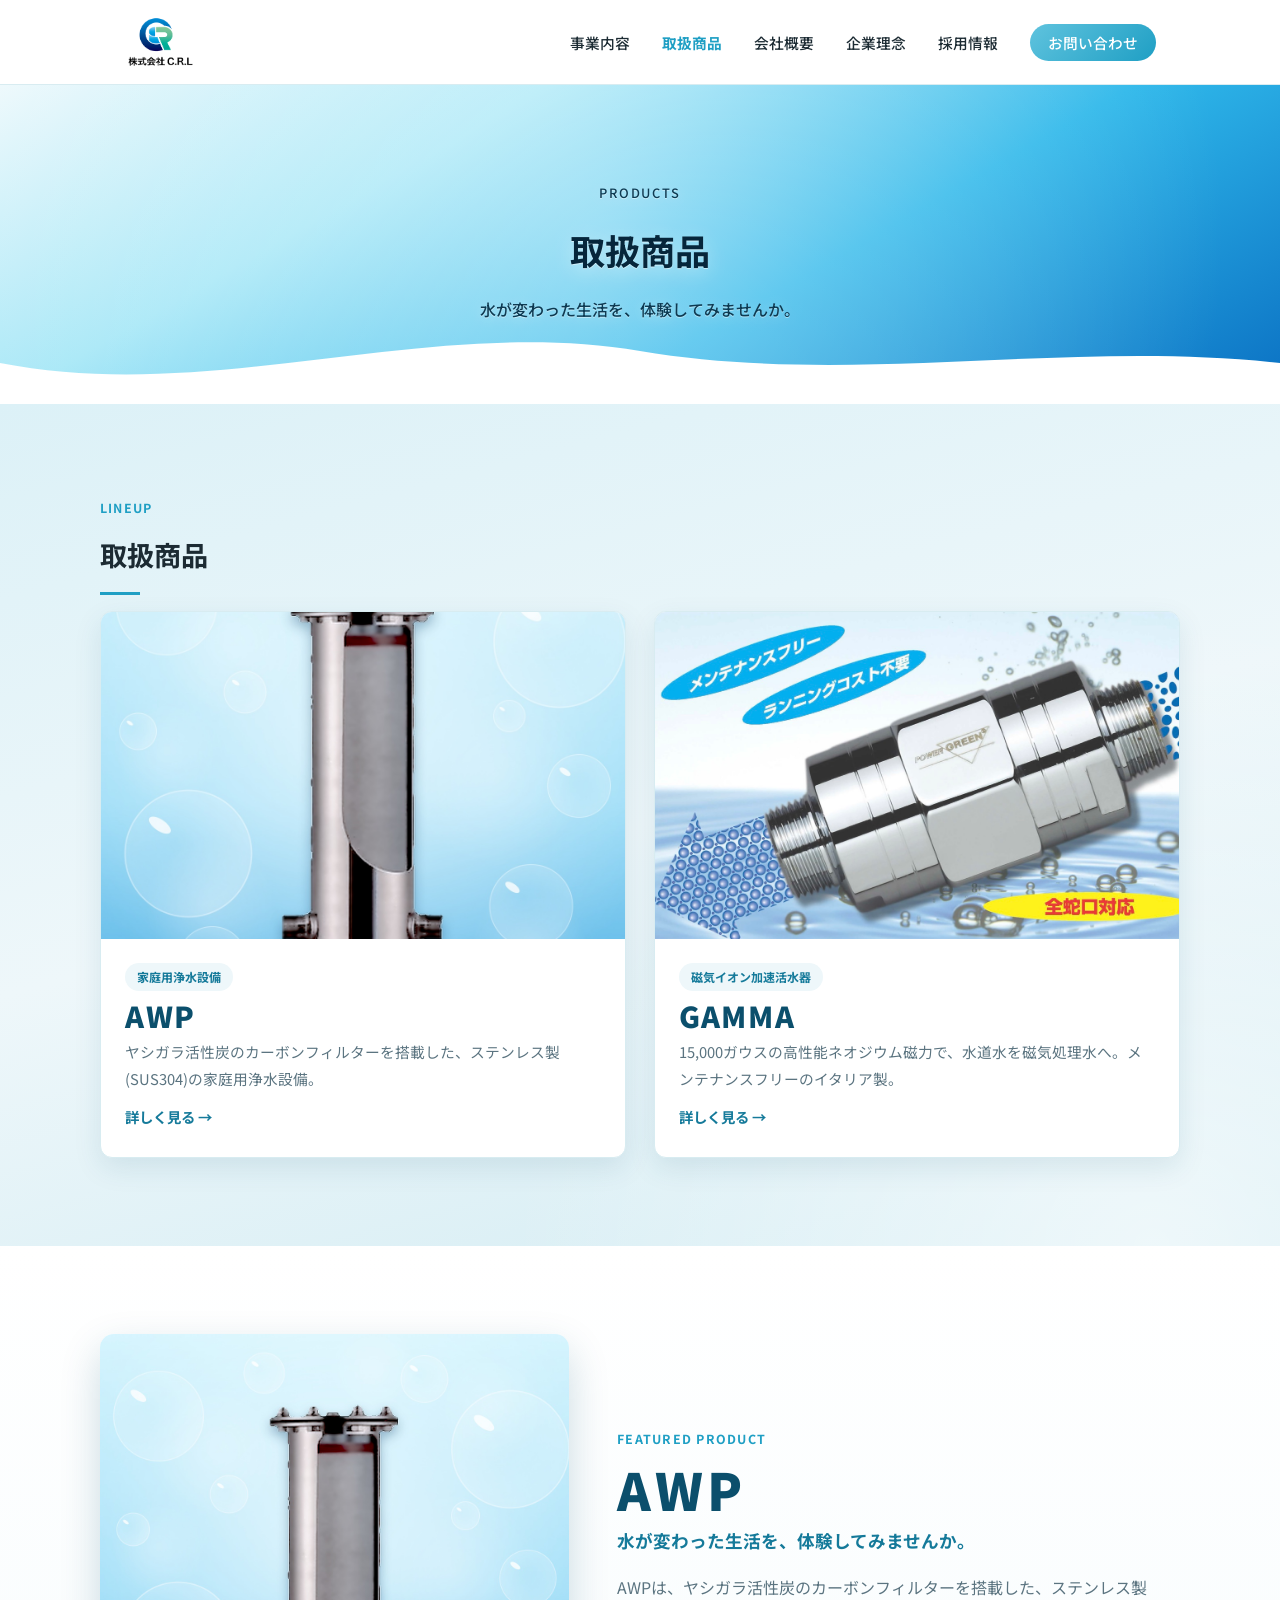
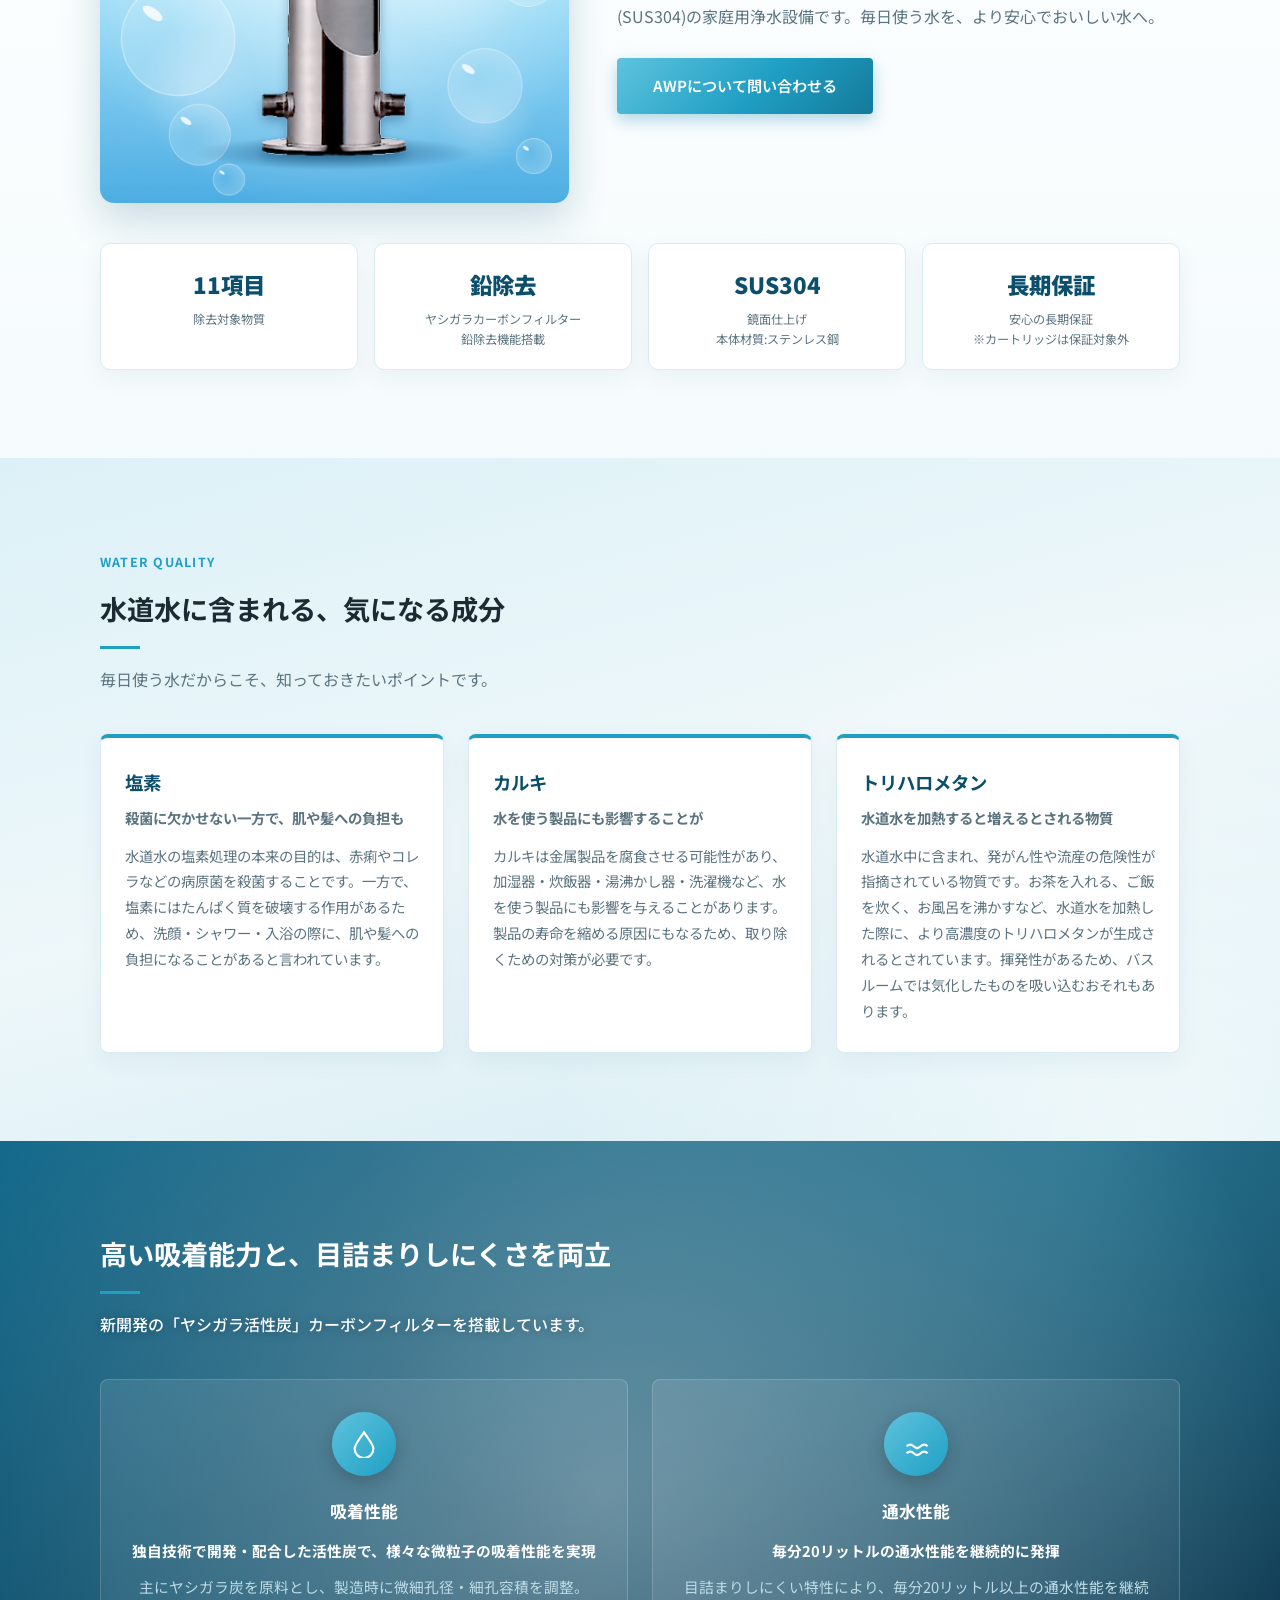
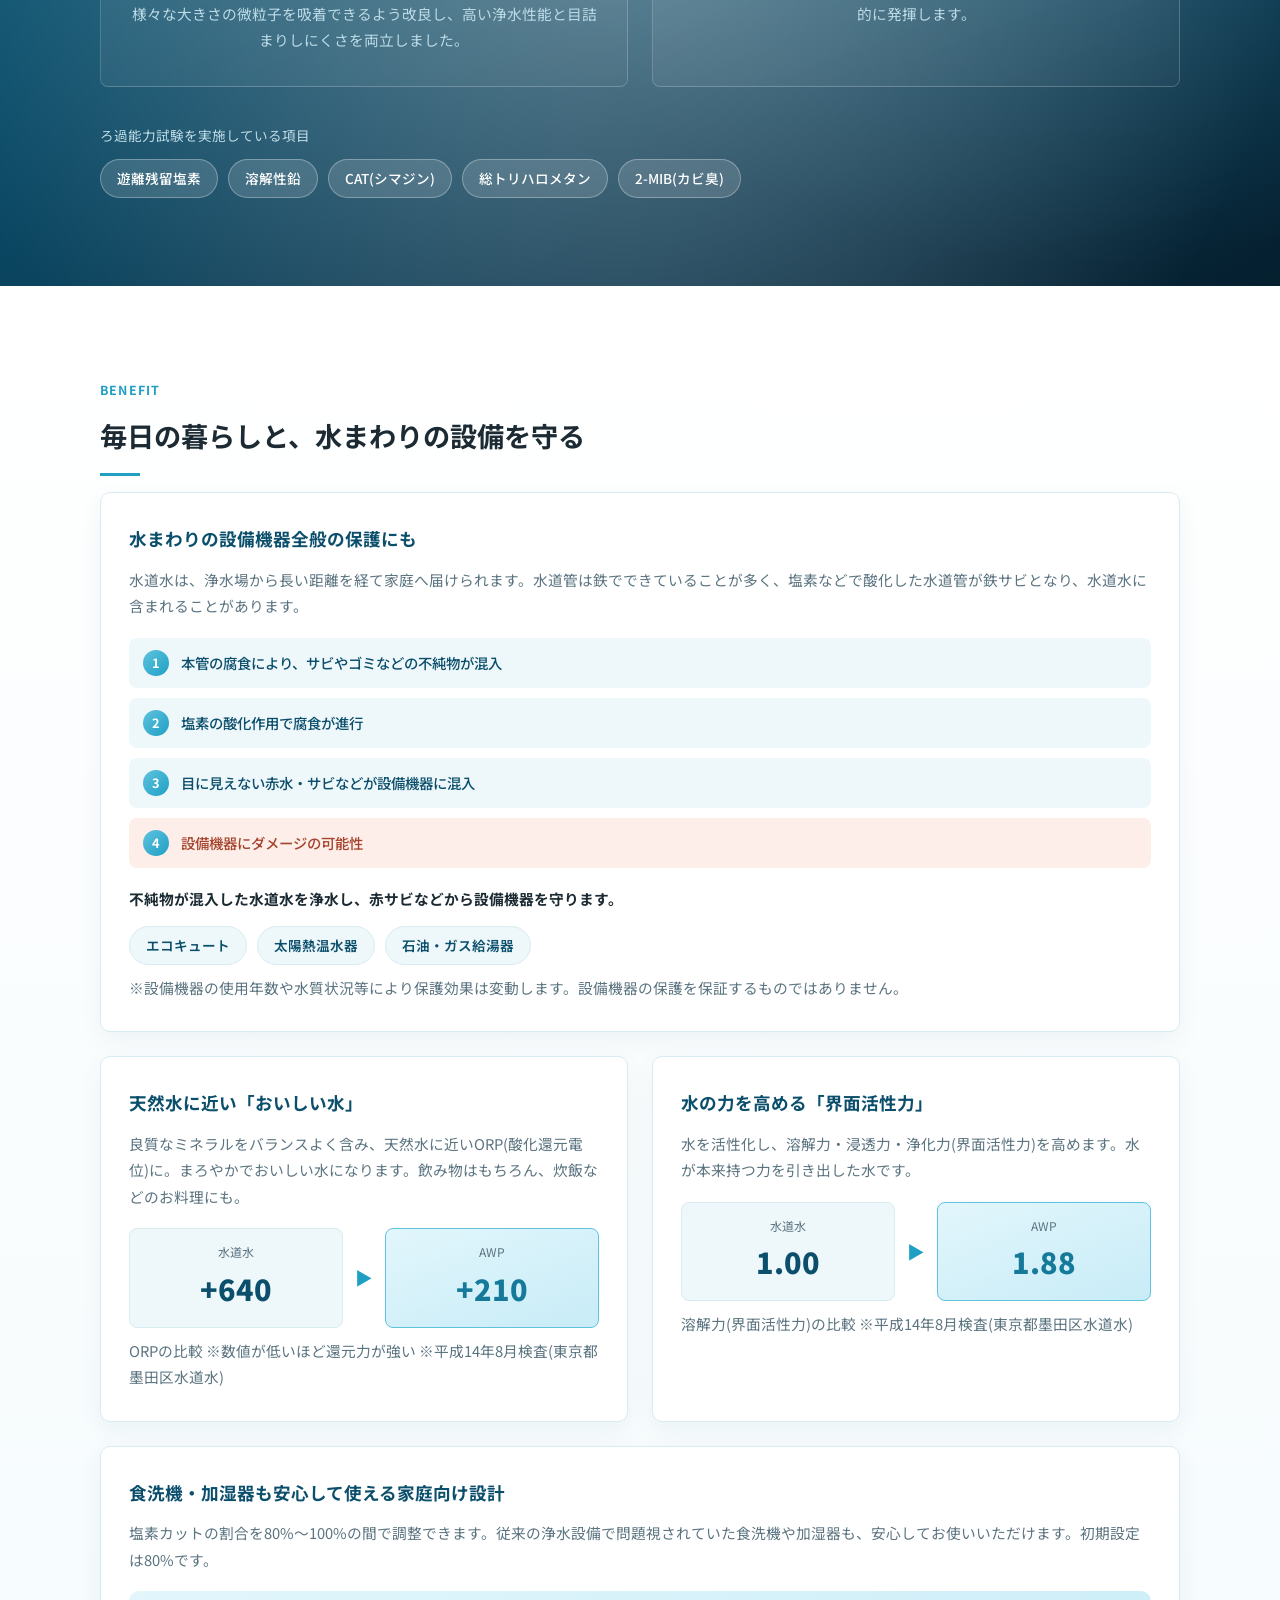
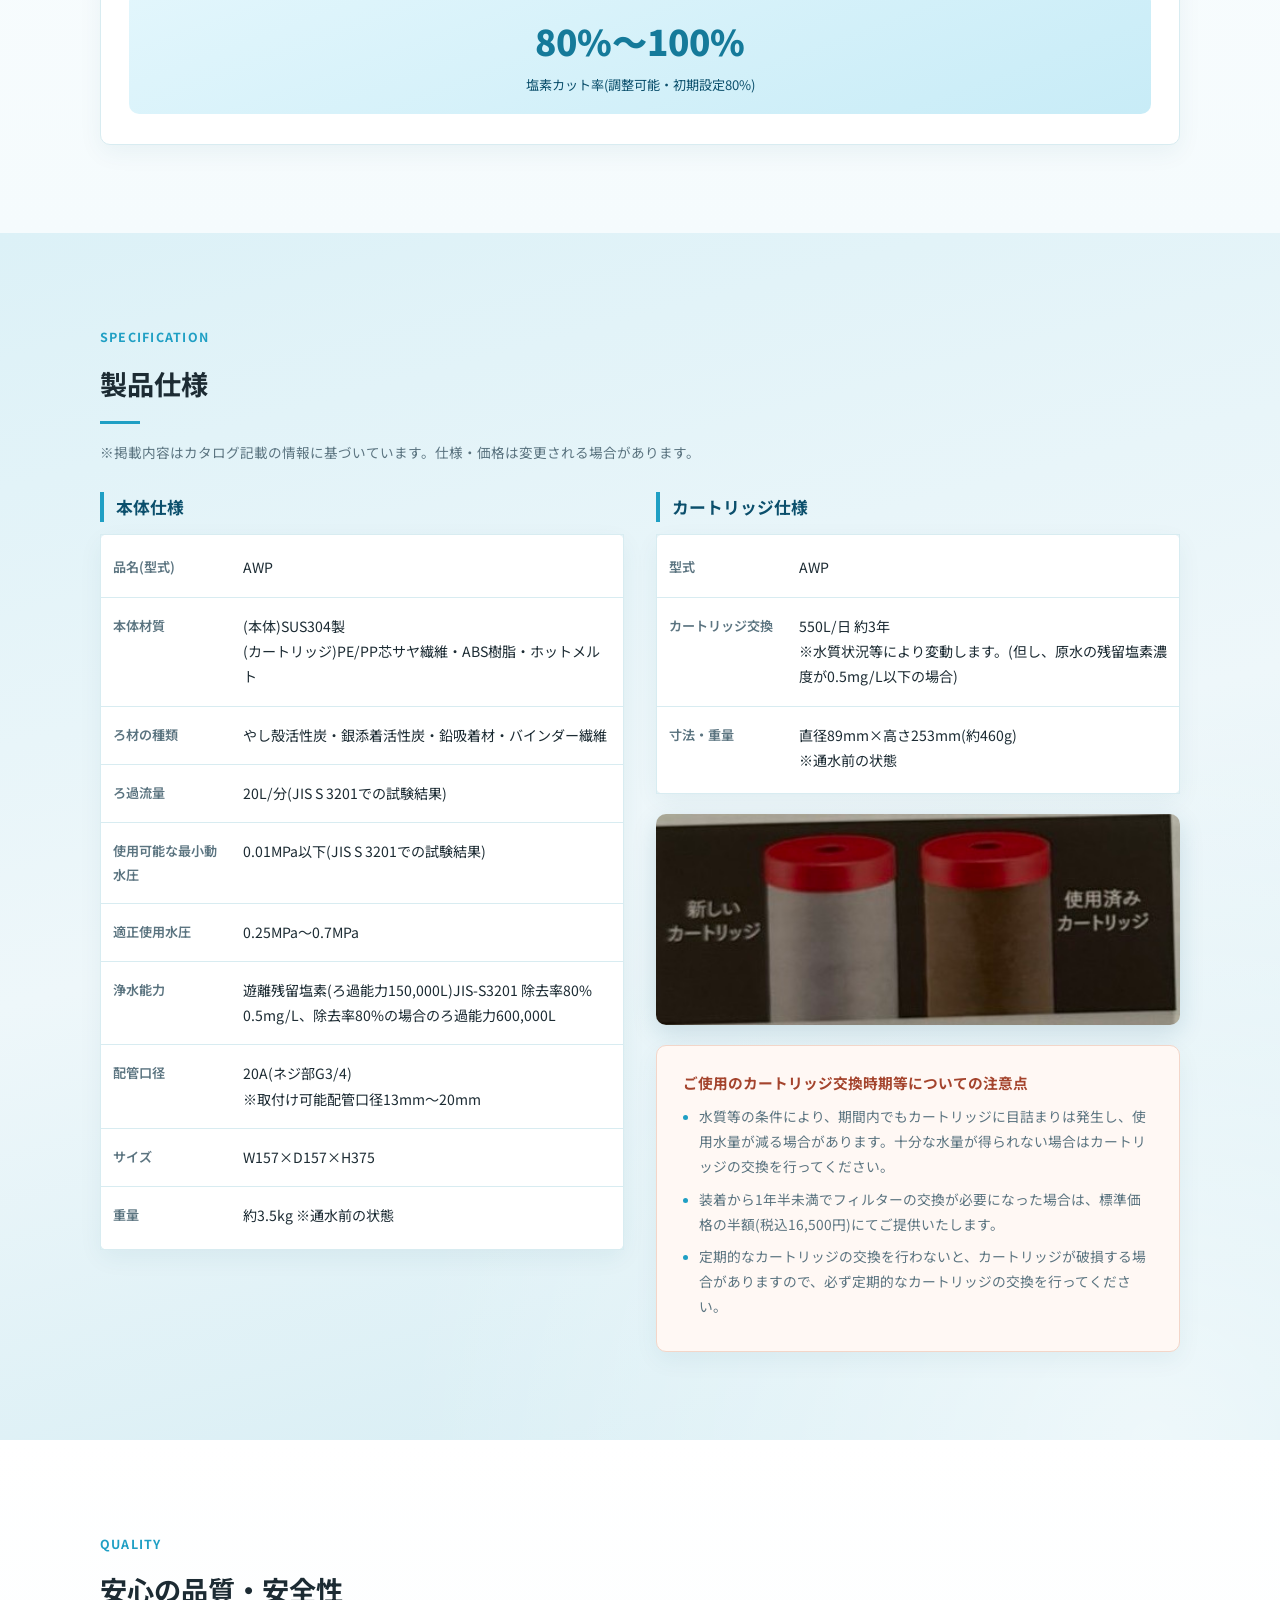
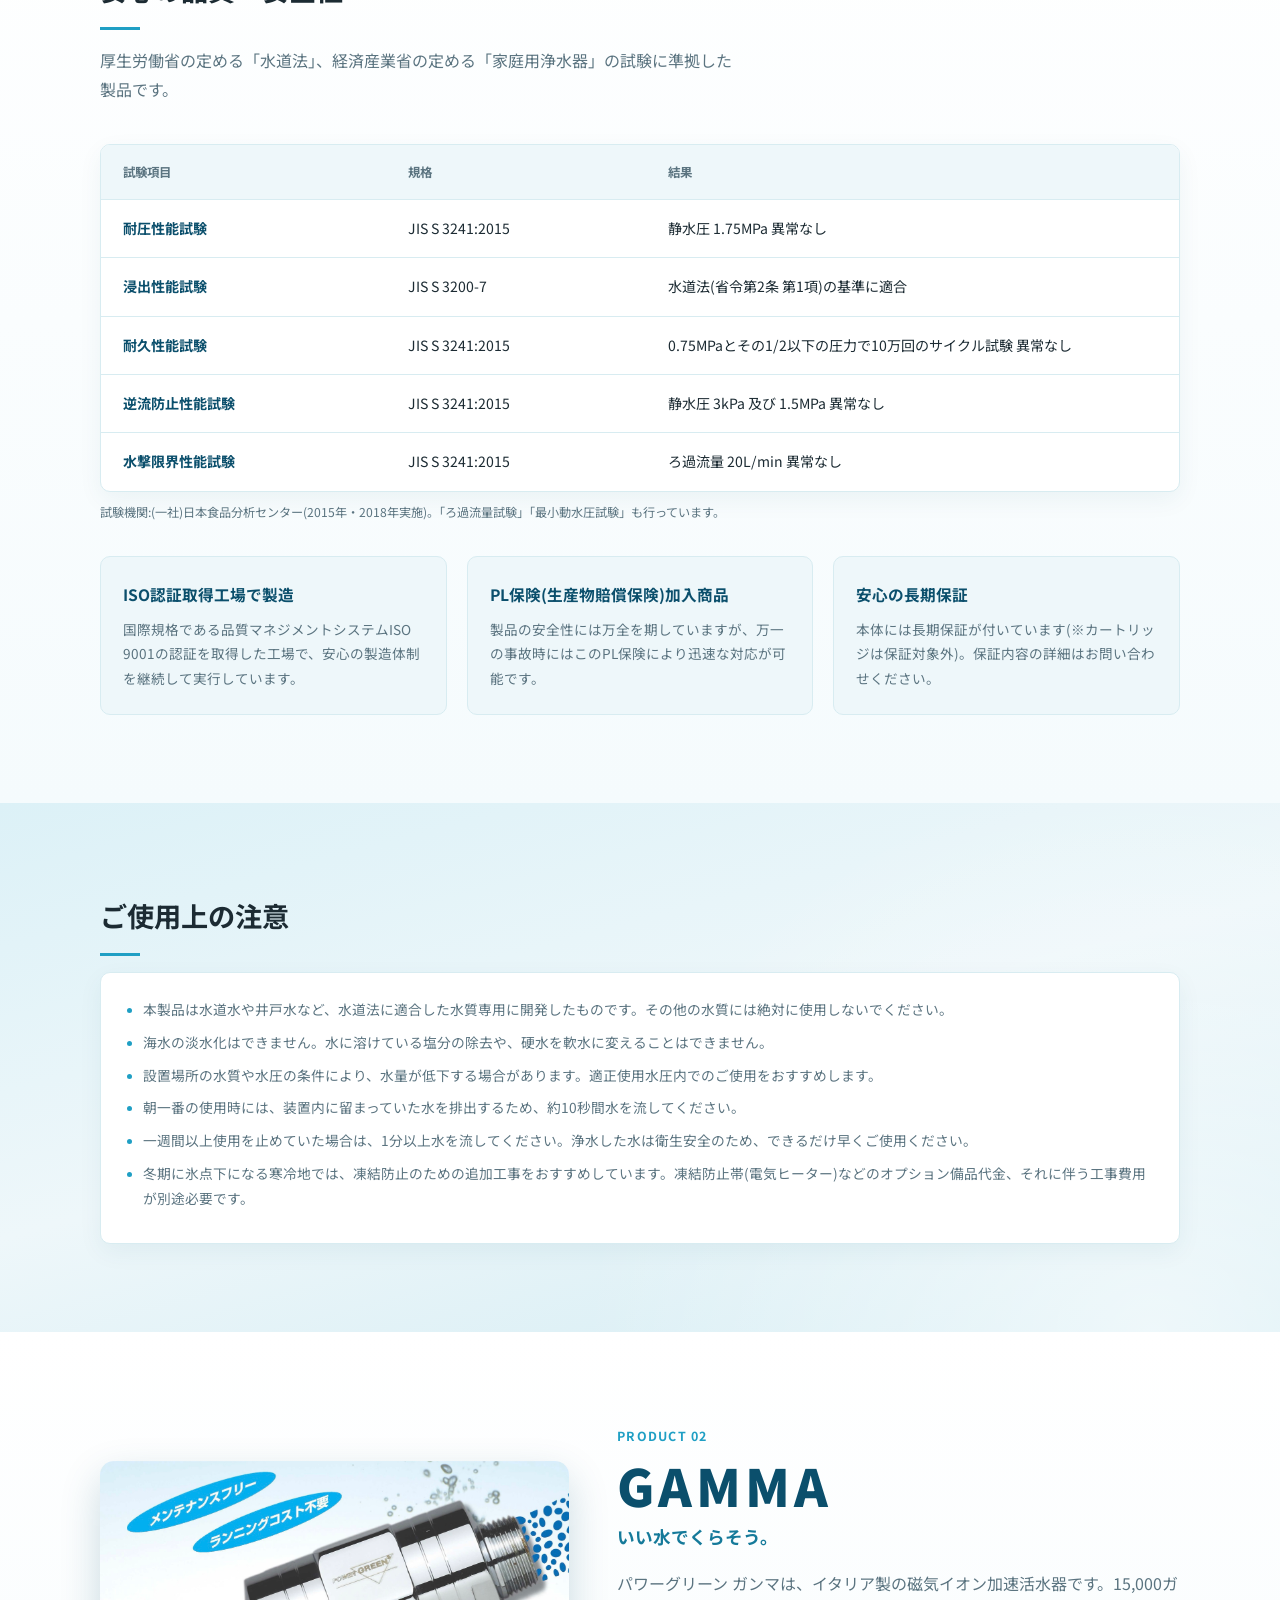
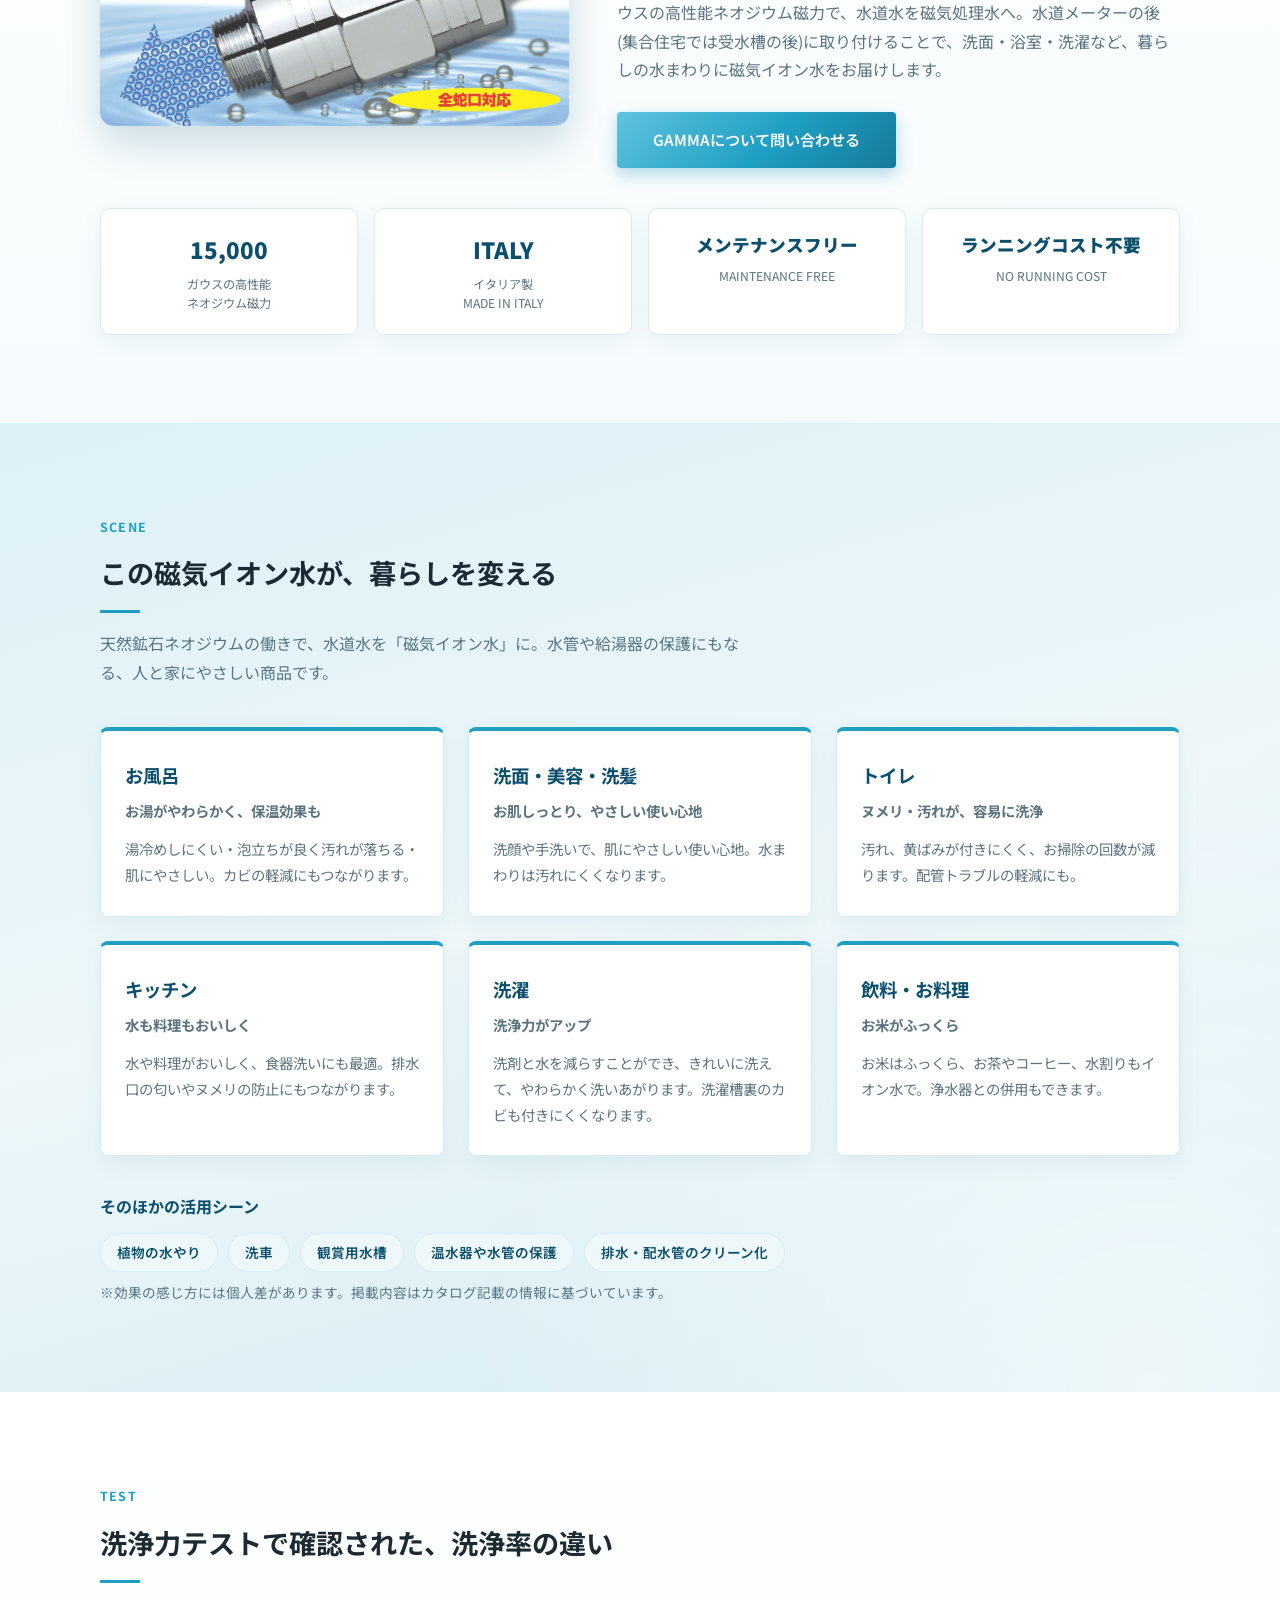
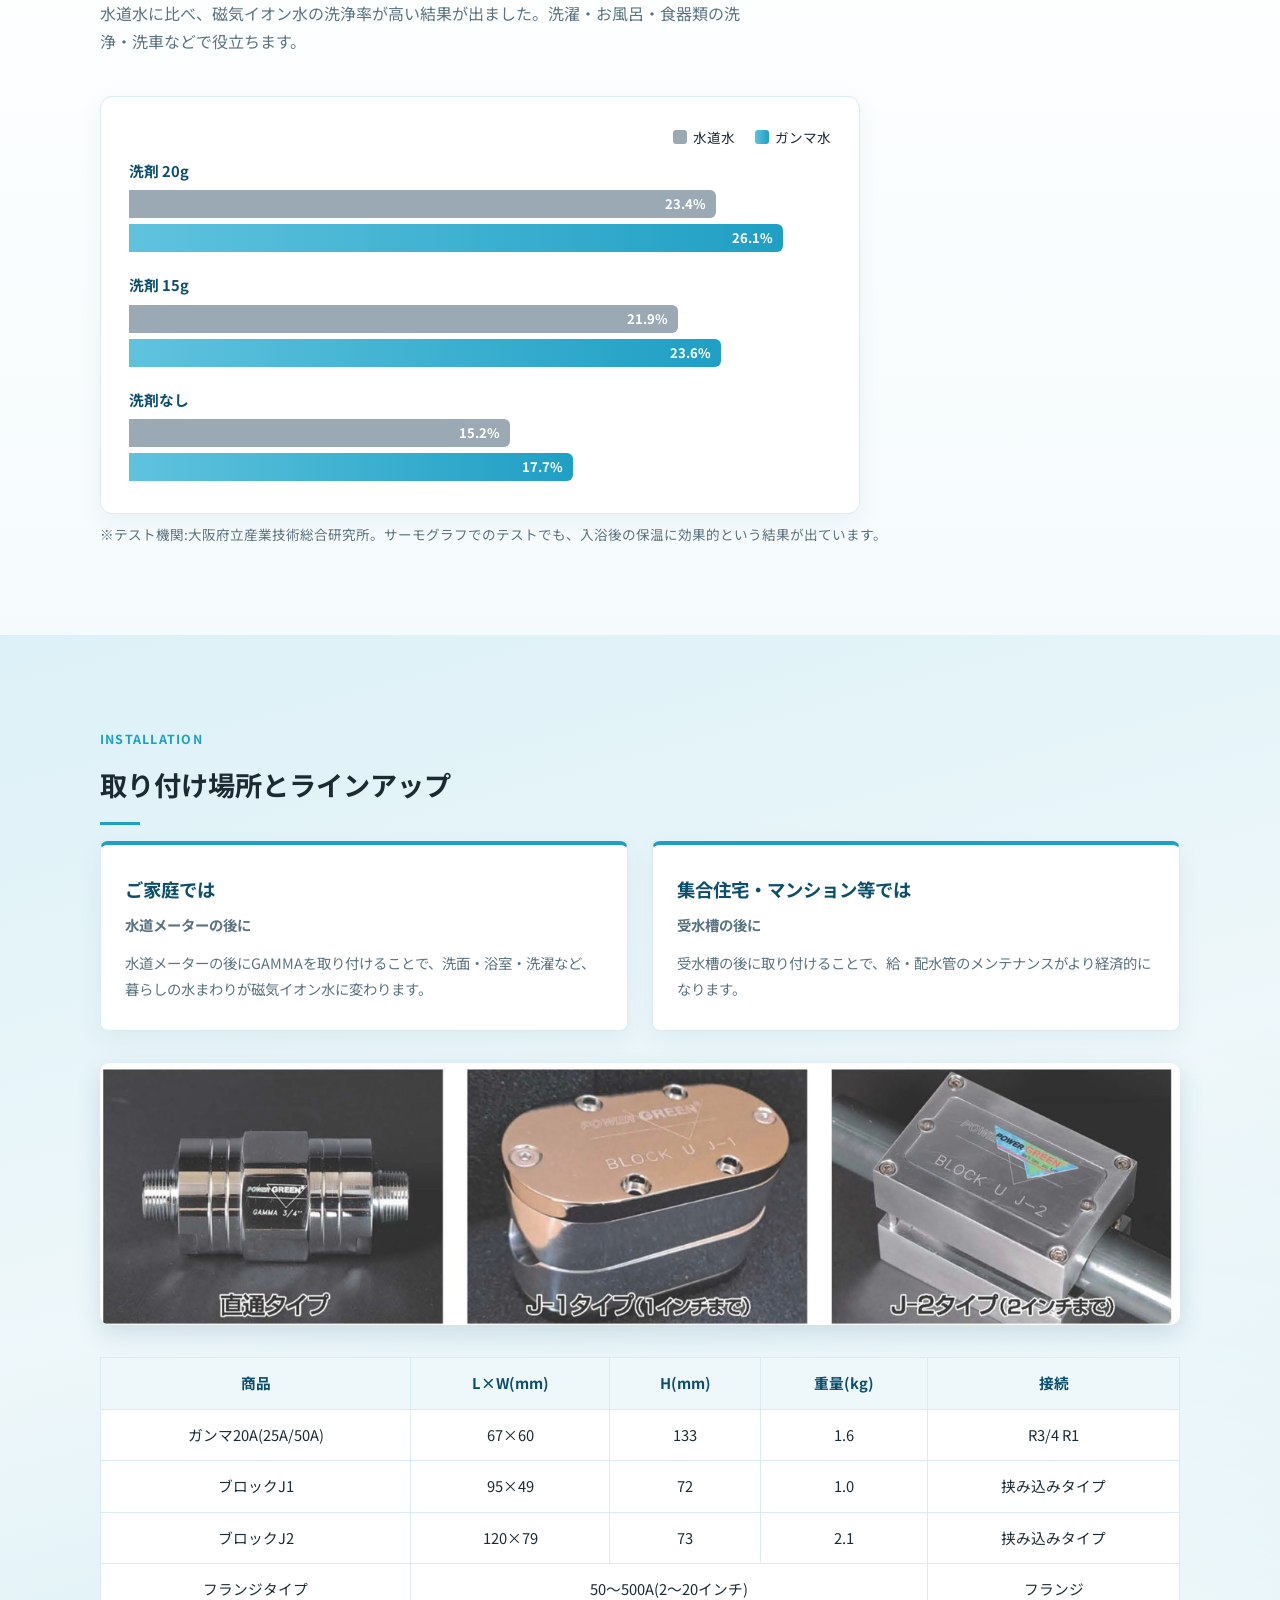
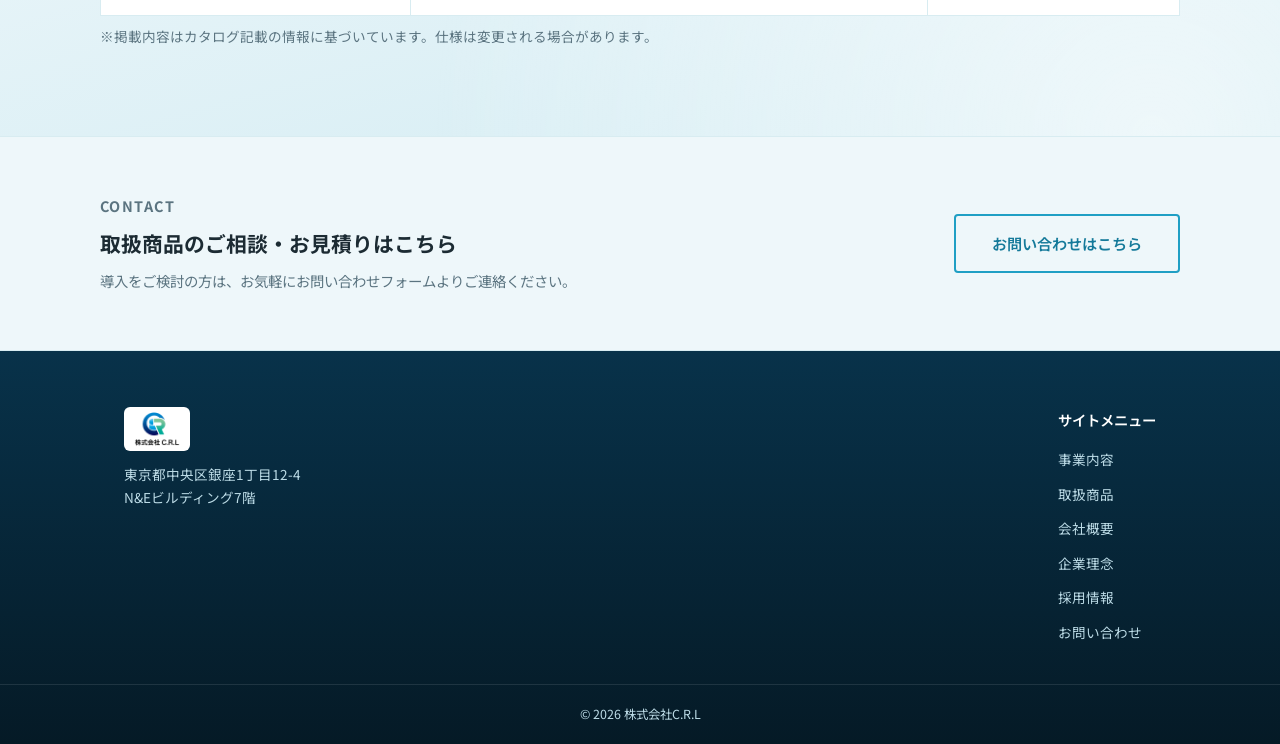
<file: products.html>
<!DOCTYPE html>
<html lang="ja">
<head>
<meta charset="UTF-8">
<meta name="viewport" content="width=device-width, initial-scale=1.0">
<title>取扱商品｜株式会社C.R.L</title>
<meta name="description" content="株式会社C.R.Lの取扱商品。家庭用浄水設備「AWP」と、磁気イオン加速活水器「GAMMA（パワーグリーン ガンマ）」の特長・仕様をご紹介します。">
<link rel="apple-touch-icon" href="apple-touch-icon.png">
<meta name="apple-mobile-web-app-title" content="株式会社C.R.L">
<link rel="canonical" href="https://www.c-r-l.info/products.html">
<meta property="og:type" content="website">
<meta property="og:site_name" content="株式会社C.R.L">
<meta property="og:title" content="取扱商品｜株式会社C.R.L">
<meta property="og:description" content="株式会社C.R.Lの取扱商品。家庭用浄水設備「AWP」と、磁気イオン加速活水器「GAMMA（パワーグリーン ガンマ）」の特長・仕様をご紹介します。">
<meta property="og:url" content="https://www.c-r-l.info/products.html">
<meta property="og:image" content="https://www.c-r-l.info/images/crl-hero.jpg">
<meta property="og:locale" content="ja_JP">
<link rel="icon" href="favicon.svg" type="image/svg+xml">
<link rel="preconnect" href="https://fonts.googleapis.com">
<link rel="preconnect" href="https://fonts.gstatic.com" crossorigin>
<link href="https://fonts.googleapis.com/css2?family=Noto+Sans+JP:wght@400;500;700;900&display=swap" rel="stylesheet">
<link rel="stylesheet" href="style.css?v=20260924e">
</head>
<body>

<header class="site-header">
  <div class="header-inner">
    <a href="index.html" class="logo"><img src="images/logo.png" class="logo-full" alt="株式会社C.R.L"></a>
    <nav class="main-nav">
      <button class="nav-toggle" aria-label="メニューを開く" aria-expanded="false">
        <span></span><span></span><span></span>
      </button>
      <ul class="nav-list">
        <li><a href="business.html">事業内容</a></li>
        <li><a href="products.html" class="is-current">取扱商品</a></li>
        <li><a href="about.html">会社概要</a></li>
        <li><a href="philosophy.html">企業理念</a></li>
        <li><a href="recruit.html">採用情報</a></li>
        <li><a href="contact.html" class="nav-cta">お問い合わせ</a></li>
      </ul>
    </nav>
  </div>
</header>

<main>

  <section class="page-hero">
    <div class="page-hero-inner">
      <p class="page-hero-eyebrow">PRODUCTS</p>
      <h1>取扱商品</h1>
      <p>水が変わった生活を、体験してみませんか。</p>
    </div>
    <div class="wave-divider">
      <svg viewBox="0 0 1440 120" preserveAspectRatio="none"><path d="M0,64 C240,120 480,0 720,48 C960,96 1200,32 1440,64 L1440,120 L0,120 Z"/></svg>
    </div>
  </section>

  <section id="lineup" class="section section-alt">
    <div class="section-inner">
      <span class="section-eyebrow">LINEUP</span>
      <h2 class="section-title">取扱商品</h2>
      <div class="lineup-grid">
        <a href="#awp" class="lineup-card">
          <div class="lineup-photo"><img src="images/awp-product.jpg" alt="浄水設備 AWP" loading="lazy"></div>
          <div class="lineup-body">
            <span class="lineup-tag">家庭用浄水設備</span>
            <h3>AWP</h3>
            <p>ヤシガラ活性炭のカーボンフィルターを搭載した、ステンレス製(SUS304)の家庭用浄水設備。</p>
            <span class="lineup-more">詳しく見る →</span>
          </div>
        </a>
        <a href="#gamma" class="lineup-card">
          <div class="lineup-photo"><img src="images/gamma-product.jpg" alt="磁気イオン加速活水器 パワーグリーン ガンマ" loading="lazy"></div>
          <div class="lineup-body">
            <span class="lineup-tag">磁気イオン加速活水器</span>
            <h3>GAMMA</h3>
            <p>15,000ガウスの高性能ネオジウム磁力で、水道水を磁気処理水へ。メンテナンスフリーのイタリア製。</p>
            <span class="lineup-more">詳しく見る →</span>
          </div>
        </a>
      </div>
    </div>
  </section>

  <section id="awp" class="section">
    <div class="section-inner">
      <div class="product-intro">
        <div class="product-visual">
          <img src="images/awp-product.jpg" alt="浄水設備 AWP の本体">
        </div>
        <div class="product-summary">
          <span class="section-eyebrow">FEATURED PRODUCT</span>
          <h2 class="product-name">AWP</h2>
          <p class="product-tagline">水が変わった生活を、体験してみませんか。</p>
          <p class="product-text">AWPは、ヤシガラ活性炭のカーボンフィルターを搭載した、ステンレス製(SUS304)の家庭用浄水設備です。毎日使う水を、より安心でおいしい水へ。</p>
          <a href="contact.html" class="btn btn-primary">AWPについて問い合わせる</a>
        </div>
      </div>

      <div class="highlight-grid">
        <div class="highlight-item">
          <span class="highlight-main">11項目</span>
          <span class="highlight-sub">除去対象物質</span>
        </div>
        <div class="highlight-item">
          <span class="highlight-main">鉛除去</span>
          <span class="highlight-sub">ヤシガラカーボンフィルター<br>鉛除去機能搭載</span>
        </div>
        <div class="highlight-item">
          <span class="highlight-main">SUS304</span>
          <span class="highlight-sub">鏡面仕上げ<br>本体材質:ステンレス鋼</span>
        </div>
        <div class="highlight-item">
          <span class="highlight-main">長期保証</span>
          <span class="highlight-sub">安心の長期保証<br>※カートリッジは保証対象外</span>
        </div>
      </div>
    </div>
  </section>

  <section id="concern" class="section section-alt">
    <div class="section-inner">
      <span class="section-eyebrow">WATER QUALITY</span>
      <h2 class="section-title">水道水に含まれる、気になる成分</h2>
      <p class="section-lead">毎日使う水だからこそ、知っておきたいポイントです。</p>
      <div class="concern-grid">
        <div class="concern-card">
          <h3>塩素</h3>
          <p class="concern-lead">殺菌に欠かせない一方で、肌や髪への負担も</p>
          <p>水道水の塩素処理の本来の目的は、赤痢やコレラなどの病原菌を殺菌することです。一方で、塩素にはたんぱく質を破壊する作用があるため、洗顔・シャワー・入浴の際に、肌や髪への負担になることがあると言われています。</p>
        </div>
        <div class="concern-card">
          <h3>カルキ</h3>
          <p class="concern-lead">水を使う製品にも影響することが</p>
          <p>カルキは金属製品を腐食させる可能性があり、加湿器・炊飯器・湯沸かし器・洗濯機など、水を使う製品にも影響を与えることがあります。製品の寿命を縮める原因にもなるため、取り除くための対策が必要です。</p>
        </div>
        <div class="concern-card">
          <h3>トリハロメタン</h3>
          <p class="concern-lead">水道水を加熱すると増えるとされる物質</p>
          <p>水道水中に含まれ、発がん性や流産の危険性が指摘されている物質です。お茶を入れる、ご飯を炊く、お風呂を沸かすなど、水道水を加熱した際に、より高濃度のトリハロメタンが生成されるとされています。揮発性があるため、バスルームでは気化したものを吸い込むおそれもあります。</p>
        </div>
      </div>
    </div>
  </section>

  <section id="technology" class="section section-water">
    <div class="section-inner">
      <h2 class="section-title section-title-light">高い吸着能力と、目詰まりしにくさを両立</h2>
      <p class="section-lead section-lead-light">新開発の「ヤシガラ活性炭」カーボンフィルターを搭載しています。</p>
      <div class="feature-grid feature-grid-2">
        <div class="feature-card">
          <div class="feature-icon-wrap"><svg class="feature-icon" viewBox="0 0 24 24" aria-hidden="true"><path d="M12 2C8 8 4 12.5 4 16a8 8 0 0016 0c0-3.5-4-8-8-14z"/></svg></div>
          <h3>吸着性能</h3>
          <p class="feature-strong">独自技術で開発・配合した活性炭で、様々な微粒子の吸着性能を実現</p>
          <p>主にヤシガラ炭を原料とし、製造時に微細孔径・細孔容積を調整。様々な大きさの微粒子を吸着できるよう改良し、高い浄水性能と目詰まりしにくさを両立しました。</p>
        </div>
        <div class="feature-card">
          <div class="feature-icon-wrap"><svg class="feature-icon" viewBox="0 0 24 24" aria-hidden="true"><path d="M4 14c2-2 4-2 6 0s4 2 6 0 4-2 6 0"/><path d="M4 20c2-2 4-2 6 0s4 2 6 0 4-2 6 0"/></svg></div>
          <h3>通水性能</h3>
          <p class="feature-strong">毎分20リットルの通水性能を継続的に発揮</p>
          <p>目詰まりしにくい特性により、毎分20リットル以上の通水性能を継続的に発揮します。</p>
        </div>
      </div>
      <div class="chip-block">
        <p class="chip-label">ろ過能力試験を実施している項目</p>
        <ul class="chip-list">
          <li>遊離残留塩素</li>
          <li>溶解性鉛</li>
          <li>CAT(シマジン)</li>
          <li>総トリハロメタン</li>
          <li>2-MIB(カビ臭)</li>
        </ul>
      </div>
    </div>
  </section>

  <section id="benefit" class="section">
    <div class="section-inner">
      <span class="section-eyebrow">BENEFIT</span>
      <h2 class="section-title">毎日の暮らしと、水まわりの設備を守る</h2>

      <div class="benefit-grid">
        <div class="benefit-card benefit-wide">
          <h3>水まわりの設備機器全般の保護にも</h3>
          <p>水道水は、浄水場から長い距離を経て家庭へ届けられます。水道管は鉄でできていることが多く、塩素などで酸化した水道管が鉄サビとなり、水道水に含まれることがあります。</p>
          <ol class="step-list">
            <li>本管の腐食により、サビやゴミなどの不純物が混入</li>
            <li>塩素の酸化作用で腐食が進行</li>
            <li>目に見えない赤水・サビなどが設備機器に混入</li>
            <li>設備機器にダメージの可能性</li>
          </ol>
          <p class="benefit-strong">不純物が混入した水道水を浄水し、赤サビなどから設備機器を守ります。</p>
          <ul class="chip-list chip-list-light">
            <li>エコキュート</li>
            <li>太陽熱温水器</li>
            <li>石油・ガス給湯器</li>
          </ul>
          <p class="footnote">※設備機器の使用年数や水質状況等により保護効果は変動します。設備機器の保護を保証するものではありません。</p>
        </div>

        <div class="benefit-card">
          <h3>天然水に近い「おいしい水」</h3>
          <p>良質なミネラルをバランスよく含み、天然水に近いORP(酸化還元電位)に。まろやかでおいしい水になります。飲み物はもちろん、炊飯などのお料理にも。</p>
          <div class="compare">
            <div class="compare-box">
              <span class="compare-label">水道水</span>
              <span class="compare-value">+640</span>
            </div>
            <span class="compare-arrow">▶</span>
            <div class="compare-box compare-box-awp">
              <span class="compare-label">AWP</span>
              <span class="compare-value">+210</span>
            </div>
          </div>
          <p class="footnote">ORPの比較 ※数値が低いほど還元力が強い ※平成14年8月検査(東京都墨田区水道水)</p>
        </div>

        <div class="benefit-card">
          <h3>水の力を高める「界面活性力」</h3>
          <p>水を活性化し、溶解力・浸透力・浄化力(界面活性力)を高めます。水が本来持つ力を引き出した水です。</p>
          <div class="compare">
            <div class="compare-box">
              <span class="compare-label">水道水</span>
              <span class="compare-value">1.00</span>
            </div>
            <span class="compare-arrow">▶</span>
            <div class="compare-box compare-box-awp">
              <span class="compare-label">AWP</span>
              <span class="compare-value">1.88</span>
            </div>
          </div>
          <p class="footnote">溶解力(界面活性力)の比較 ※平成14年8月検査(東京都墨田区水道水)</p>
        </div>

        <div class="benefit-card benefit-wide">
          <h3>食洗機・加湿器も安心して使える家庭向け設計</h3>
          <p>塩素カットの割合を80%〜100%の間で調整できます。従来の浄水設備で問題視されていた食洗機や加湿器も、安心してお使いいただけます。初期設定は80%です。</p>
          <div class="big-stat">
            <span class="big-stat-value">80%〜100%</span>
            <span class="big-stat-label">塩素カット率(調整可能・初期設定80%)</span>
          </div>
        </div>
      </div>
    </div>
  </section>

  <section id="spec" class="section section-alt">
    <div class="section-inner">
      <span class="section-eyebrow">SPECIFICATION</span>
      <h2 class="section-title">製品仕様</h2>
      <p class="section-note">※掲載内容はカタログ記載の情報に基づいています。仕様・価格は変更される場合があります。</p>

      <div class="spec-grid">
        <div class="spec-col">
          <h3 class="spec-heading">本体仕様</h3>
          <table class="info-table spec-table">
            <tr><th>品名(型式)</th><td>AWP</td></tr>
            <tr><th>本体材質</th><td>(本体)SUS304製<br>(カートリッジ)PE/PP芯サヤ繊維・ABS樹脂・ホットメルト</td></tr>
            <tr><th>ろ材の種類</th><td>やし殻活性炭・銀添着活性炭・鉛吸着材・バインダー繊維</td></tr>
            <tr><th>ろ過流量</th><td>20L/分(JIS S 3201での試験結果)</td></tr>
            <tr><th>使用可能な最小動水圧</th><td>0.01MPa以下(JIS S 3201での試験結果)</td></tr>
            <tr><th>適正使用水圧</th><td>0.25MPa〜0.7MPa</td></tr>
            <tr><th>浄水能力</th><td>遊離残留塩素(ろ過能力150,000L)JIS-S3201 除去率80%<br>0.5mg/L、除去率80%の場合のろ過能力600,000L</td></tr>
            <tr><th>配管口径</th><td>20A(ネジ部G3/4)<br>※取付け可能配管口径13mm〜20mm</td></tr>
            <tr><th>サイズ</th><td>W157×D157×H375</td></tr>
            <tr><th>重量</th><td>約3.5kg ※通水前の状態</td></tr>
          </table>
        </div>

        <div class="spec-col">
          <h3 class="spec-heading">カートリッジ仕様</h3>
          <table class="info-table spec-table">
            <tr><th>型式</th><td>AWP</td></tr>
            <tr><th>カートリッジ交換</th><td>550L/日 約3年<br>※水質状況等により変動します。(但し、原水の残留塩素濃度が0.5mg/L以下の場合)</td></tr>
            <tr><th>寸法・重量</th><td>直径89mm×高さ253mm(約460g)<br>※通水前の状態</td></tr>
          </table>
          <div class="cartridge-photo">
            <img src="images/awp-cartridge.jpg" alt="新しいカートリッジと使用済みカートリッジ" loading="lazy">
          </div>
          <div class="notice-box notice-box-warm">
            <p class="notice-title">ご使用のカートリッジ交換時期等についての注意点</p>
            <ul>
              <li>水質等の条件により、期間内でもカートリッジに目詰まりは発生し、使用水量が減る場合があります。十分な水量が得られない場合はカートリッジの交換を行ってください。</li>
              <li>装着から1年半未満でフィルターの交換が必要になった場合は、標準価格の半額(税込16,500円)にてご提供いたします。</li>
              <li>定期的なカートリッジの交換を行わないと、カートリッジが破損する場合がありますので、必ず定期的なカートリッジの交換を行ってください。</li>
            </ul>
          </div>
        </div>
      </div>
    </div>
  </section>

  <section id="quality" class="section">
    <div class="section-inner">
      <span class="section-eyebrow">QUALITY</span>
      <h2 class="section-title">安心の品質・安全性</h2>
      <p class="section-lead">厚生労働省の定める「水道法」、経済産業省の定める「家庭用浄水器」の試験に準拠した製品です。</p>

      <div class="test-list">
        <div class="test-row test-head">
          <span>試験項目</span><span>規格</span><span>結果</span>
        </div>
        <div class="test-row">
          <span class="test-name">耐圧性能試験</span>
          <span>JIS S 3241:2015</span>
          <span>静水圧 1.75MPa 異常なし</span>
        </div>
        <div class="test-row">
          <span class="test-name">浸出性能試験</span>
          <span>JIS S 3200-7</span>
          <span>水道法(省令第2条 第1項)の基準に適合</span>
        </div>
        <div class="test-row">
          <span class="test-name">耐久性能試験</span>
          <span>JIS S 3241:2015</span>
          <span>0.75MPaとその1/2以下の圧力で10万回のサイクル試験 異常なし</span>
        </div>
        <div class="test-row">
          <span class="test-name">逆流防止性能試験</span>
          <span>JIS S 3241:2015</span>
          <span>静水圧 3kPa 及び 1.5MPa 異常なし</span>
        </div>
        <div class="test-row">
          <span class="test-name">水撃限界性能試験</span>
          <span>JIS S 3241:2015</span>
          <span>ろ過流量 20L/min 異常なし</span>
        </div>
      </div>
      <p class="footnote">試験機関:(一社)日本食品分析センター(2015年・2018年実施)。「ろ過流量試験」「最小動水圧試験」も行っています。</p>

      <div class="assure-grid">
        <div class="assure-card">
          <h3>ISO認証取得工場で製造</h3>
          <p>国際規格である品質マネジメントシステムISO 9001の認証を取得した工場で、安心の製造体制を継続して実行しています。</p>
        </div>
        <div class="assure-card">
          <h3>PL保険(生産物賠償保険)加入商品</h3>
          <p>製品の安全性には万全を期していますが、万一の事故時にはこのPL保険により迅速な対応が可能です。</p>
        </div>
        <div class="assure-card">
          <h3>安心の長期保証</h3>
          <p>本体には長期保証が付いています(※カートリッジは保証対象外)。保証内容の詳細はお問い合わせください。</p>
        </div>
      </div>
    </div>
  </section>

  <section id="notice" class="section section-alt">
    <div class="section-inner">
      <h2 class="section-title">ご使用上の注意</h2>
      <div class="notice-box">
        <ul>
          <li>本製品は水道水や井戸水など、水道法に適合した水質専用に開発したものです。その他の水質には絶対に使用しないでください。</li>
          <li>海水の淡水化はできません。水に溶けている塩分の除去や、硬水を軟水に変えることはできません。</li>
          <li>設置場所の水質や水圧の条件により、水量が低下する場合があります。適正使用水圧内でのご使用をおすすめします。</li>
          <li>朝一番の使用時には、装置内に留まっていた水を排出するため、約10秒間水を流してください。</li>
          <li>一週間以上使用を止めていた場合は、1分以上水を流してください。浄水した水は衛生安全のため、できるだけ早くご使用ください。</li>
          <li>冬期に氷点下になる寒冷地では、凍結防止のための追加工事をおすすめしています。凍結防止帯(電気ヒーター)などのオプション備品代金、それに伴う工事費用が別途必要です。</li>
        </ul>
      </div>
    </div>
  </section>

  <section id="gamma" class="section">
    <div class="section-inner">
      <div class="product-intro">
        <div class="product-visual">
          <img src="images/gamma-product.jpg" alt="磁気イオン加速活水器 パワーグリーン ガンマ の本体">
        </div>
        <div class="product-summary">
          <span class="section-eyebrow">PRODUCT 02</span>
          <h2 class="product-name">GAMMA</h2>
          <p class="product-tagline">いい水でくらそう。</p>
          <p class="product-text">パワーグリーン ガンマは、イタリア製の磁気イオン加速活水器です。15,000ガウスの高性能ネオジウム磁力で、水道水を磁気処理水へ。水道メーターの後(集合住宅では受水槽の後)に取り付けることで、洗面・浴室・洗濯など、暮らしの水まわりに磁気イオン水をお届けします。</p>
          <a href="contact.html" class="btn btn-primary">GAMMAについて問い合わせる</a>
        </div>
      </div>

      <div class="highlight-grid">
        <div class="highlight-item">
          <span class="highlight-main">15,000</span>
          <span class="highlight-sub">ガウスの高性能<br>ネオジウム磁力</span>
        </div>
        <div class="highlight-item">
          <span class="highlight-main">ITALY</span>
          <span class="highlight-sub">イタリア製<br>MADE IN ITALY</span>
        </div>
        <div class="highlight-item">
          <span class="highlight-main highlight-main-sm">メンテナンスフリー</span>
          <span class="highlight-sub">MAINTENANCE FREE</span>
        </div>
        <div class="highlight-item">
          <span class="highlight-main highlight-main-sm">ランニングコスト不要</span>
          <span class="highlight-sub">NO RUNNING COST</span>
        </div>
      </div>
    </div>
  </section>

  <section id="gamma-scenes" class="section section-alt">
    <div class="section-inner">
      <span class="section-eyebrow">SCENE</span>
      <h2 class="section-title">この磁気イオン水が、暮らしを変える</h2>
      <p class="section-lead">天然鉱石ネオジウムの働きで、水道水を「磁気イオン水」に。水管や給湯器の保護にもなる、人と家にやさしい商品です。</p>

      <div class="concern-grid">
        <div class="concern-card">
          <h3>お風呂</h3>
          <p class="concern-lead">お湯がやわらかく、保温効果も</p>
          <p>湯冷めしにくい・泡立ちが良く汚れが落ちる・肌にやさしい。カビの軽減にもつながります。</p>
        </div>
        <div class="concern-card">
          <h3>洗面・美容・洗髪</h3>
          <p class="concern-lead">お肌しっとり、やさしい使い心地</p>
          <p>洗顔や手洗いで、肌にやさしい使い心地。水まわりは汚れにくくなります。</p>
        </div>
        <div class="concern-card">
          <h3>トイレ</h3>
          <p class="concern-lead">ヌメリ・汚れが、容易に洗浄</p>
          <p>汚れ、黄ばみが付きにくく、お掃除の回数が減ります。配管トラブルの軽減にも。</p>
        </div>
        <div class="concern-card">
          <h3>キッチン</h3>
          <p class="concern-lead">水も料理もおいしく</p>
          <p>水や料理がおいしく、食器洗いにも最適。排水口の匂いやヌメリの防止にもつながります。</p>
        </div>
        <div class="concern-card">
          <h3>洗濯</h3>
          <p class="concern-lead">洗浄力がアップ</p>
          <p>洗剤と水を減らすことができ、きれいに洗えて、やわらかく洗いあがります。洗濯槽裏のカビも付きにくくなります。</p>
        </div>
        <div class="concern-card">
          <h3>飲料・お料理</h3>
          <p class="concern-lead">お米がふっくら</p>
          <p>お米はふっくら、お茶やコーヒー、水割りもイオン水で。浄水器との併用もできます。</p>
        </div>
      </div>

      <p class="gamma-extra-title">そのほかの活用シーン</p>
      <ul class="chip-list chip-list-light">
        <li>植物の水やり</li>
        <li>洗車</li>
        <li>観賞用水槽</li>
        <li>温水器や水管の保護</li>
        <li>排水・配水管のクリーン化</li>
      </ul>
      <p class="section-note">※効果の感じ方には個人差があります。掲載内容はカタログ記載の情報に基づいています。</p>
    </div>
  </section>

  <section id="gamma-test" class="section">
    <div class="section-inner">
      <span class="section-eyebrow">TEST</span>
      <h2 class="section-title">洗浄力テストで確認された、洗浄率の違い</h2>
      <p class="section-lead">水道水に比べ、磁気イオン水の洗浄率が高い結果が出ました。洗濯・お風呂・食器類の洗浄・洗車などで役立ちます。</p>

      <div class="bar-chart" role="img" aria-label="洗浄率の比較。洗剤20gで水道水23.4%、ガンマ水26.1%。洗剤15gで水道水21.9%、ガンマ水23.6%。洗剤なしで水道水15.2%、ガンマ水17.7%。">
        <div class="bar-legend">
          <span class="bar-legend-item"><i class="bar-swatch bar-tap"></i>水道水</span>
          <span class="bar-legend-item"><i class="bar-swatch bar-gamma"></i>ガンマ水</span>
        </div>
        <div class="bar-group">
          <p class="bar-label">洗剤 20g</p>
          <div class="bar-row"><div class="bar bar-tap" style="width:83.6%"><span>23.4%</span></div></div>
          <div class="bar-row"><div class="bar bar-gamma" style="width:93.2%"><span>26.1%</span></div></div>
        </div>
        <div class="bar-group">
          <p class="bar-label">洗剤 15g</p>
          <div class="bar-row"><div class="bar bar-tap" style="width:78.2%"><span>21.9%</span></div></div>
          <div class="bar-row"><div class="bar bar-gamma" style="width:84.3%"><span>23.6%</span></div></div>
        </div>
        <div class="bar-group">
          <p class="bar-label">洗剤なし</p>
          <div class="bar-row"><div class="bar bar-tap" style="width:54.3%"><span>15.2%</span></div></div>
          <div class="bar-row"><div class="bar bar-gamma" style="width:63.2%"><span>17.7%</span></div></div>
        </div>
      </div>
      <p class="section-note">※テスト機関:大阪府立産業技術総合研究所。サーモグラフでのテストでも、入浴後の保温に効果的という結果が出ています。</p>
    </div>
  </section>

  <section id="gamma-install" class="section section-alt">
    <div class="section-inner">
      <span class="section-eyebrow">INSTALLATION</span>
      <h2 class="section-title">取り付け場所とラインアップ</h2>

      <div class="concern-grid concern-grid-2">
        <div class="concern-card">
          <h3>ご家庭では</h3>
          <p class="concern-lead">水道メーターの後に</p>
          <p>水道メーターの後にGAMMAを取り付けることで、洗面・浴室・洗濯など、暮らしの水まわりが磁気イオン水に変わります。</p>
        </div>
        <div class="concern-card">
          <h3>集合住宅・マンション等では</h3>
          <p class="concern-lead">受水槽の後に</p>
          <p>受水槽の後に取り付けることで、給・配水管のメンテナンスがより経済的になります。</p>
        </div>
      </div>

      <div class="gamma-types">
        <img src="images/gamma-types.jpg" alt="ガンマの直通タイプ、J-1タイプ(1インチまで)、J-2タイプ(2インチまで)" loading="lazy">
      </div>

      <div class="table-scroll">
        <table class="data-table">
          <thead>
            <tr><th>商品</th><th>L×W(mm)</th><th>H(mm)</th><th>重量(kg)</th><th>接続</th></tr>
          </thead>
          <tbody>
            <tr><td>ガンマ20A(25A/50A)</td><td>67×60</td><td>133</td><td>1.6</td><td>R3/4 R1</td></tr>
            <tr><td>ブロックJ1</td><td>95×49</td><td>72</td><td>1.0</td><td>挟み込みタイプ</td></tr>
            <tr><td>ブロックJ2</td><td>120×79</td><td>73</td><td>2.1</td><td>挟み込みタイプ</td></tr>
            <tr><td>フランジタイプ</td><td colspan="3">50〜500A(2〜20インチ)</td><td>フランジ</td></tr>
          </tbody>
        </table>
      </div>
      <p class="section-note">※掲載内容はカタログ記載の情報に基づいています。仕様は変更される場合があります。</p>
    </div>
  </section>

  <section class="section-banner">
    <div class="section-inner section-banner-inner">
      <div>
        <p class="section-banner-eyebrow">CONTACT</p>
        <h2>取扱商品のご相談・お見積りはこちら</h2>
        <p>導入をご検討の方は、お気軽にお問い合わせフォームよりご連絡ください。</p>
      </div>
      <a href="contact.html" class="btn btn-outline">お問い合わせはこちら</a>
    </div>
  </section>

</main>

<footer class="site-footer">
  <div class="footer-inner">
    <div class="footer-col footer-brand">
      <p class="footer-logo"><img src="images/logo.png" class="logo-full logo-full-footer" alt="株式会社C.R.L"></p>
      <p class="footer-address">東京都中央区銀座1丁目12-4<br>N&amp;Eビルディング7階</p>
    </div>
    <div class="footer-col">
      <p class="footer-heading">サイトメニュー</p>
      <ul class="footer-nav">
        <li><a href="business.html">事業内容</a></li>
        <li><a href="products.html">取扱商品</a></li>
        <li><a href="about.html">会社概要</a></li>
        <li><a href="philosophy.html">企業理念</a></li>
        <li><a href="recruit.html">採用情報</a></li>
        <li><a href="contact.html">お問い合わせ</a></li>
      </ul>
    </div>
  </div>
  <div class="footer-bottom">
    <p>&copy; 2026 株式会社C.R.L</p>
  </div>
</footer>

<script src="script.js?v=20260924e"></script>
</body>
</html>
</file>
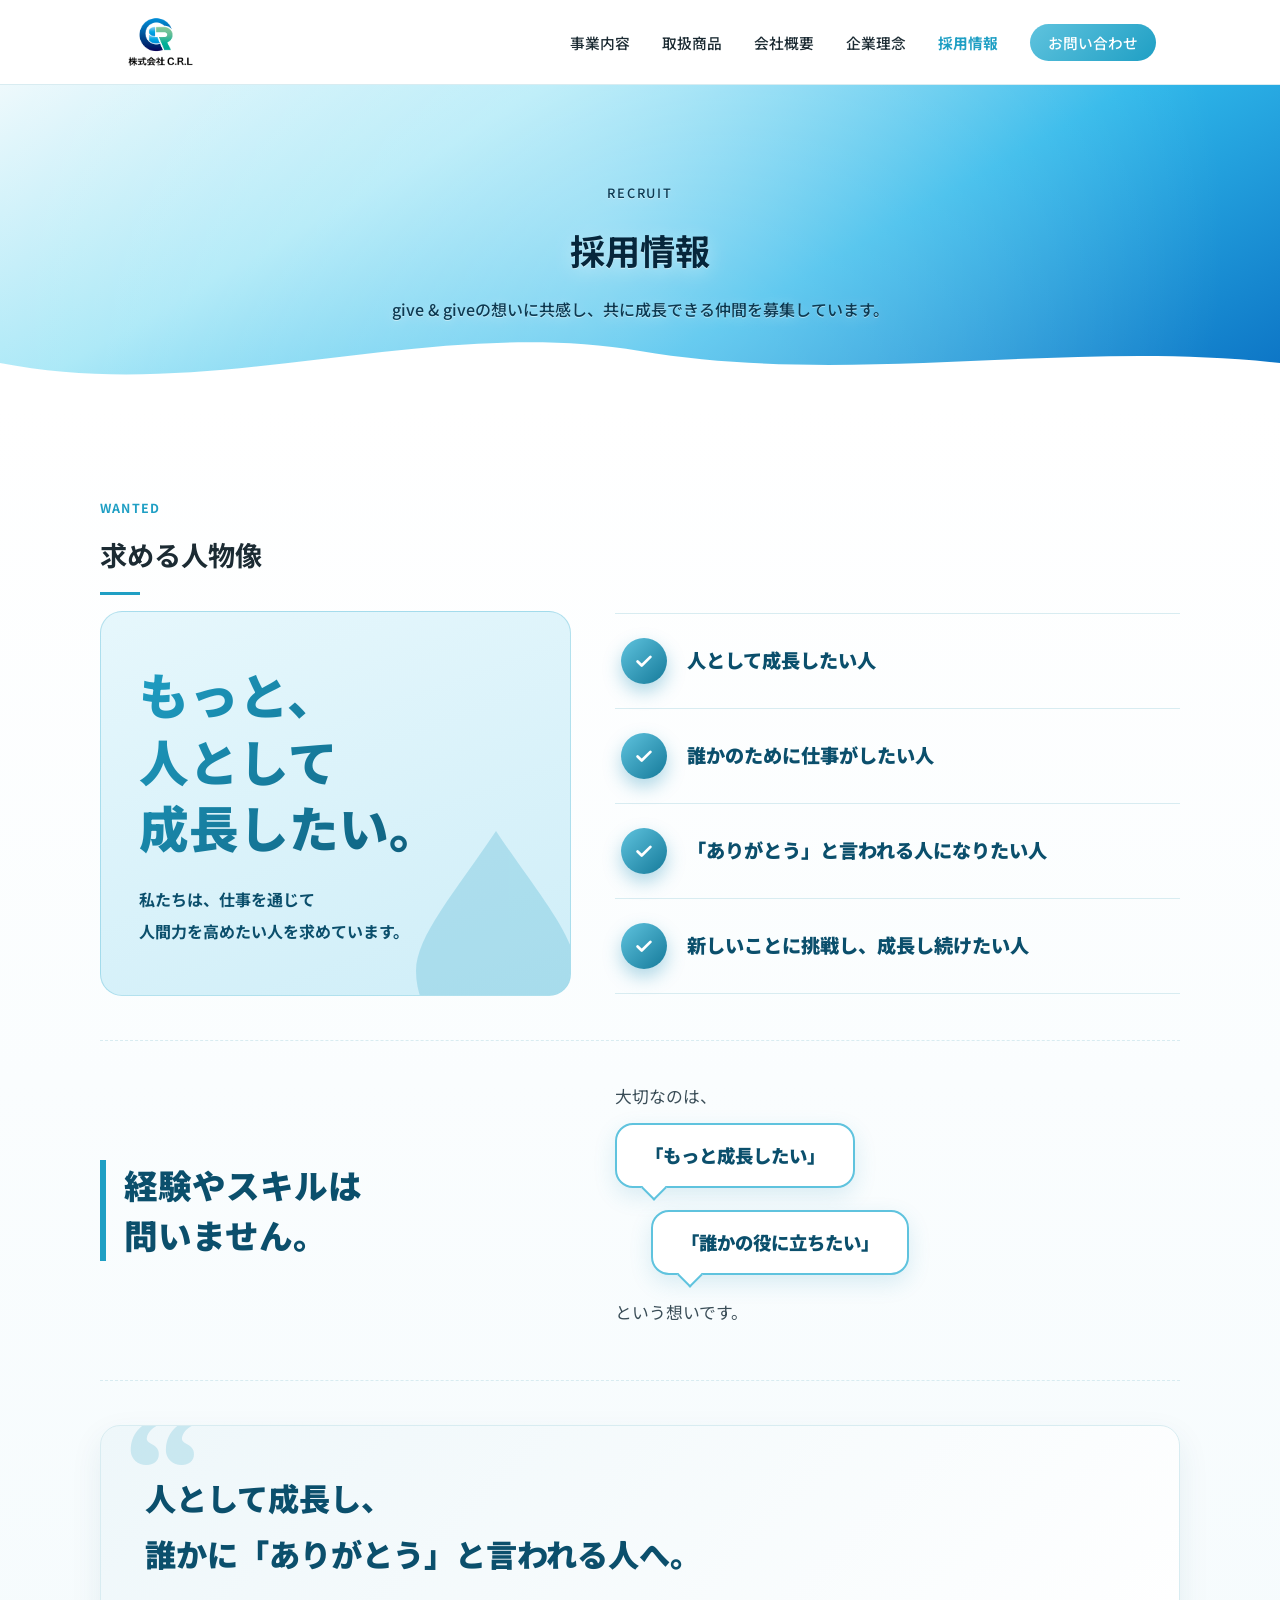
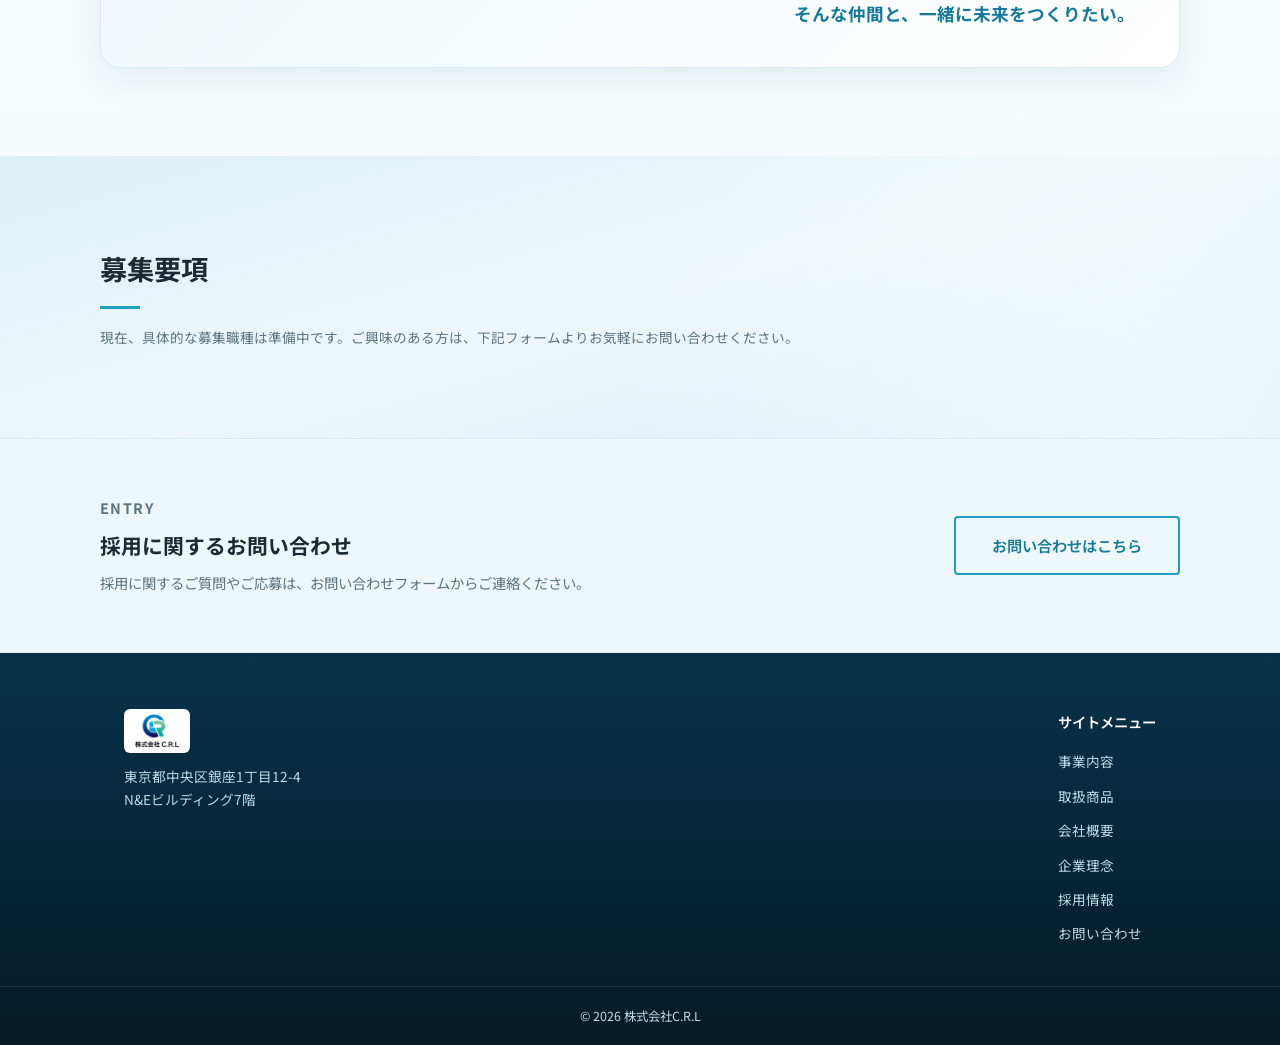
<file: recruit.html>
<!DOCTYPE html>
<html lang="ja">
<head>
<meta charset="UTF-8">
<meta name="viewport" content="width=device-width, initial-scale=1.0">
<title>採用情報｜株式会社C.R.L</title>
<meta name="description" content="株式会社C.R.Lの採用情報。水質改善を中核に5つの事業を展開する私たちと、共に成長できる仲間を募集しています。">
<link rel="apple-touch-icon" href="apple-touch-icon.png">
<meta name="apple-mobile-web-app-title" content="株式会社C.R.L">
<link rel="canonical" href="https://www.c-r-l.info/recruit.html">
<meta property="og:type" content="website">
<meta property="og:site_name" content="株式会社C.R.L">
<meta property="og:title" content="採用情報｜株式会社C.R.L">
<meta property="og:description" content="株式会社C.R.Lの採用情報。水質改善を中核に5つの事業を展開する私たちと、共に成長できる仲間を募集しています。">
<meta property="og:url" content="https://www.c-r-l.info/recruit.html">
<meta property="og:image" content="https://www.c-r-l.info/images/crl-hero.jpg">
<meta property="og:locale" content="ja_JP">
<link rel="icon" href="favicon.svg" type="image/svg+xml">
<link rel="preconnect" href="https://fonts.googleapis.com">
<link rel="preconnect" href="https://fonts.gstatic.com" crossorigin>
<link href="https://fonts.googleapis.com/css2?family=Noto+Sans+JP:wght@400;500;700;900&display=swap" rel="stylesheet">
<link rel="stylesheet" href="style.css?v=20260924e">
</head>
<body>

<header class="site-header">
  <div class="header-inner">
    <a href="index.html" class="logo"><img src="images/logo.png" class="logo-full" alt="株式会社C.R.L"></a>
    <nav class="main-nav">
      <button class="nav-toggle" aria-label="メニューを開く" aria-expanded="false">
        <span></span><span></span><span></span>
      </button>
      <ul class="nav-list">
        <li><a href="business.html">事業内容</a></li>
        <li><a href="products.html">取扱商品</a></li>
        <li><a href="about.html">会社概要</a></li>
        <li><a href="philosophy.html">企業理念</a></li>
        <li><a href="recruit.html" class="is-current">採用情報</a></li>
        <li><a href="contact.html" class="nav-cta">お問い合わせ</a></li>
      </ul>
    </nav>
  </div>
</header>

<main>

  <section class="page-hero">
    <div class="page-hero-inner">
      <p class="page-hero-eyebrow">RECRUIT</p>
      <h1>採用情報</h1>
      <p>give &amp; giveの想いに共感し、共に成長できる仲間を募集しています。</p>
    </div>
    <div class="wave-divider">
      <svg viewBox="0 0 1440 120" preserveAspectRatio="none"><path d="M0,64 C240,120 480,0 720,48 C960,96 1200,32 1440,64 L1440,120 L0,120 Z"/></svg>
    </div>
  </section>

  <section id="wanted" class="section">
    <div class="section-inner">
      <span class="section-eyebrow">WANTED</span>
      <h2 class="section-title">求める人物像</h2>

      <div class="wanted-split">
        <div class="wanted-side">
          <p class="wanted-catch">もっと、<br>人として<br>成長したい。</p>
          <p class="wanted-sub">私たちは、仕事を通じて<br>人間力を高めたい人を求めています。</p>
        </div>
        <ul class="wanted-checks">
          <li>
            <span class="wanted-check"><svg viewBox="0 0 24 24" aria-hidden="true"><path d="M5 12.5l4.5 4.5L19 7.5"/></svg></span>
            <span class="wanted-label">人として成長したい人</span>
          </li>
          <li>
            <span class="wanted-check"><svg viewBox="0 0 24 24" aria-hidden="true"><path d="M5 12.5l4.5 4.5L19 7.5"/></svg></span>
            <span class="wanted-label">誰かのために仕事がしたい人</span>
          </li>
          <li>
            <span class="wanted-check"><svg viewBox="0 0 24 24" aria-hidden="true"><path d="M5 12.5l4.5 4.5L19 7.5"/></svg></span>
            <span class="wanted-label">「ありがとう」と言われる人になりたい人</span>
          </li>
          <li>
            <span class="wanted-check"><svg viewBox="0 0 24 24" aria-hidden="true"><path d="M5 12.5l4.5 4.5L19 7.5"/></svg></span>
            <span class="wanted-label">新しいことに挑戦し、成長し続けたい人</span>
          </li>
        </ul>
      </div>

      <div class="wanted-note">
        <p class="wanted-lead">経験やスキルは<br>問いません。</p>
        <div class="wanted-note-body">
          <p>大切なのは、</p>
          <div class="wanted-bubbles">
            <span>「もっと成長したい」</span>
            <span>「誰かの役に立ちたい」</span>
          </div>
          <p>という想いです。</p>
        </div>
      </div>

      <div class="wanted-final">
        <p class="wanted-final-main">人として成長し、<br>誰かに「ありがとう」と言われる人へ。</p>
        <p class="wanted-final-sub">そんな仲間と、一緒に未来をつくりたい。</p>
      </div>
    </div>
  </section>

  <section class="section section-alt">
    <div class="section-inner">
      <h2 class="section-title">募集要項</h2>
      <p class="section-note">現在、具体的な募集職種は準備中です。ご興味のある方は、下記フォームよりお気軽にお問い合わせください。</p>
    </div>
  </section>

  <section class="section-banner">
    <div class="section-inner section-banner-inner">
      <div>
        <p class="section-banner-eyebrow">ENTRY</p>
        <h2>採用に関するお問い合わせ</h2>
        <p>採用に関するご質問やご応募は、お問い合わせフォームからご連絡ください。</p>
      </div>
      <a href="contact.html" class="btn btn-outline">お問い合わせはこちら</a>
    </div>
  </section>

</main>

<footer class="site-footer">
  <div class="footer-inner">
    <div class="footer-col footer-brand">
      <p class="footer-logo"><img src="images/logo.png" class="logo-full logo-full-footer" alt="株式会社C.R.L"></p>
      <p class="footer-address">東京都中央区銀座1丁目12-4<br>N&amp;Eビルディング7階</p>
    </div>
    <div class="footer-col">
      <p class="footer-heading">サイトメニュー</p>
      <ul class="footer-nav">
        <li><a href="business.html">事業内容</a></li>
        <li><a href="products.html">取扱商品</a></li>
        <li><a href="about.html">会社概要</a></li>
        <li><a href="philosophy.html">企業理念</a></li>
        <li><a href="recruit.html">採用情報</a></li>
        <li><a href="contact.html">お問い合わせ</a></li>
      </ul>
    </div>
  </div>
  <div class="footer-bottom">
    <p>&copy; 2026 株式会社C.R.L</p>
  </div>
</footer>

<script src="script.js?v=20260924e"></script>
</body>
</html>
</file>
<file: style.css>
:root {
  --color-bg: #ffffff;
  --color-bg-alt: #eef7fa;
  --color-text: #1c2b33;
  --color-text-muted: #5b7480;
  --color-accent: #1f9fc4;
  --color-accent-dark: #157a9a;
  --color-water-deep: #0b4f6c;
  --color-water-deep-dark: #08324a;
  --color-water-light: #5fc3de;
  --color-border: #d8ecf1;
  --font-base: "Noto Sans JP", "Hiragino Sans", "Yu Gothic", "Helvetica Neue", Arial, sans-serif;
  --max-width: 1080px;
}

* {
  margin: 0;
  padding: 0;
  box-sizing: border-box;
}

html {
  scroll-behavior: smooth;
}

body {
  font-family: var(--font-base);
  color: var(--color-text);
  background:
    radial-gradient(circle at 100% 0%, rgba(95, 195, 222, 0.10) 0%, rgba(95, 195, 222, 0) 40%),
    radial-gradient(circle at 0% 60%, rgba(31, 159, 196, 0.08) 0%, rgba(31, 159, 196, 0) 45%),
    var(--color-bg);
  line-height: 1.8;
  font-size: 16px;
}

a {
  color: inherit;
  text-decoration: none;
}

img {
  max-width: 100%;
  display: block;
}

/* Header */
.site-header {
  position: sticky;
  top: 0;
  z-index: 100;
  background: rgba(255, 255, 255, 0.95);
  border-bottom: 1px solid var(--color-border);
  backdrop-filter: blur(6px);
}

.header-inner {
  max-width: var(--max-width);
  margin: 0 auto;
  display: flex;
  align-items: center;
  justify-content: space-between;
  padding: 16px 24px;
}

.logo {
  display: flex;
  align-items: center;
}

.logo-full {
  height: 52px;
  width: auto;
}

.main-nav {
  display: flex;
  align-items: center;
}

.nav-list {
  display: flex;
  gap: 32px;
  list-style: none;
}

.nav-list a {
  font-size: 0.92rem;
  font-weight: 500;
  transition: color 0.2s;
}

.nav-list a:hover {
  color: var(--color-accent);
}

.nav-list a.is-current {
  color: var(--color-accent);
  font-weight: 700;
}

.nav-cta {
  background: linear-gradient(135deg, var(--color-water-light) 0%, var(--color-accent) 100%);
  color: #fff !important;
  padding: 8px 18px;
  border-radius: 20px;
}

.nav-cta:hover {
  color: #fff !important;
  opacity: 0.9;
}

.nav-toggle {
  display: none;
  flex-direction: column;
  justify-content: center;
  gap: 5px;
  width: 32px;
  height: 32px;
  background: none;
  border: none;
  cursor: pointer;
}

.nav-toggle span {
  display: block;
  height: 2px;
  width: 100%;
  background: var(--color-text);
}

/* Hero */
.hero {
  position: relative;
  padding: 140px 24px 100px;
  text-align: center;
  background-image:
    linear-gradient(150deg, #eef9fc 0%, #a9e8f7 30%, #2fb8ea 62%, #0a6fc2 100%),
    url("https://images.unsplash.com/photo-1498462440456-0dba182e775b?w=1600&q=80&fit=crop&auto=format");
  background-blend-mode: color, normal;
  background-size: auto, cover;
  background-position: center, center 30%;
  background-repeat: no-repeat, no-repeat;
  overflow: hidden;
}

.hero::before,
.page-hero::before,
.section-water::before {
  content: "";
  position: absolute;
  inset: -20%;
  background:
    radial-gradient(circle at 30% 30%, rgba(255, 255, 255, 0.35) 0%, rgba(255, 255, 255, 0) 30%),
    radial-gradient(circle at 75% 65%, rgba(255, 255, 255, 0.25) 0%, rgba(255, 255, 255, 0) 25%);
  background-size: 160% 160%;
  animation: waterDrift 16s ease-in-out infinite alternate;
  pointer-events: none;
}

@keyframes waterDrift {
  0% { background-position: 0% 0%; }
  100% { background-position: 30% 20%; }
}

@media (prefers-reduced-motion: reduce) {
  .hero::before,
  .page-hero::before,
  .section-water::before {
    animation: none;
  }
}

.hero-inner {
  max-width: 720px;
  margin: 0 auto;
  position: relative;
  z-index: 1;
}

.stat-bar {
  position: relative;
  z-index: 1;
  max-width: 900px;
  margin: 56px auto 0;
  display: grid;
  grid-template-columns: repeat(5, 1fr);
  background: rgba(255, 255, 255, 0.55);
  border: 1px solid rgba(255, 255, 255, 0.7);
  border-radius: 12px;
  padding: 24px 12px;
  backdrop-filter: blur(4px);
  box-shadow: 0 12px 30px rgba(11, 79, 108, 0.12);
}

.stat-item {
  text-align: center;
  border-right: 1px solid rgba(11, 79, 108, 0.12);
}

.stat-item:last-child {
  border-right: none;
}

.stat-num {
  display: block;
  font-size: 1.6rem;
  font-weight: 700;
  color: var(--color-water-deep);
}

.stat-unit {
  font-size: 0.85rem;
  font-weight: 500;
  margin-left: 2px;
}

.stat-label {
  display: block;
  font-size: 0.78rem;
  color: var(--color-text-muted);
  margin-top: 4px;
}

.wave-divider {
  position: absolute;
  left: 0;
  right: 0;
  bottom: -1px;
  line-height: 0;
}

.wave-divider svg {
  width: 100%;
  height: 90px;
  display: block;
  fill: var(--color-bg);
}

.hero-eyebrow {
  color: #ffffff;
  font-weight: 700;
  letter-spacing: 0.15em;
  text-transform: uppercase;
  font-size: 0.8rem;
  margin-bottom: 16px;
  text-shadow: 0 1px 10px rgba(4, 60, 85, 0.5);
}

.hero h1 {
  font-size: clamp(1.8rem, 4vw, 2.6rem);
  font-weight: 700;
  line-height: 1.5;
  margin-bottom: 24px;
  color: #06263b;
  text-shadow: 0 1px 0 rgba(255, 255, 255, 0.5), 0 4px 20px rgba(255, 255, 255, 0.4);
}

.hero-lead {
  color: #0d3a52;
  margin-bottom: 28px;
  font-size: 1.02rem;
  font-weight: 500;
  line-height: 2;
  text-shadow: 0 1px 0 rgba(255, 255, 255, 0.45), 0 2px 14px rgba(255, 255, 255, 0.35);
}

.hero-lead p + p {
  margin-top: 1.4em;
}

.hero-catch {
  color: #06263b;
  font-size: clamp(1.15rem, 2.6vw, 1.5rem);
  font-weight: 700;
  letter-spacing: 0.08em;
  margin-bottom: 36px;
  text-shadow: 0 1px 0 rgba(255, 255, 255, 0.5), 0 4px 20px rgba(255, 255, 255, 0.4);
}

.btn {
  display: inline-block;
  padding: 14px 36px;
  border-radius: 4px;
  font-weight: 600;
  font-size: 0.95rem;
  cursor: pointer;
  border: none;
  transition: all 0.2s;
}

.btn-primary {
  background: linear-gradient(135deg, var(--color-water-light) 0%, var(--color-accent) 55%, var(--color-accent-dark) 100%);
  color: #fff;
  box-shadow: 0 6px 16px rgba(31, 143, 184, 0.35);
}

.btn-primary:hover {
  background: linear-gradient(135deg, var(--color-accent) 0%, var(--color-accent-dark) 55%, var(--color-water-deep) 100%);
}

/* Page hero (sub pages) */
.page-hero {
  position: relative;
  padding: 96px 24px 80px;
  text-align: center;
  background-image:
    linear-gradient(150deg, #eef9fc 0%, #a9e8f7 30%, #2fb8ea 62%, #0a6fc2 100%),
    url("https://images.unsplash.com/photo-1498462440456-0dba182e775b?w=1600&q=80&fit=crop&auto=format");
  background-blend-mode: color, normal;
  background-size: auto, cover;
  background-position: center, center 30%;
  background-repeat: no-repeat, no-repeat;
  overflow: hidden;
}

.page-hero-water {
  background:
    radial-gradient(circle at 85% 0%, rgba(95, 195, 222, 0.35) 0%, rgba(95, 195, 222, 0) 55%),
    linear-gradient(150deg, #146a8c 0%, var(--color-water-deep) 35%, var(--color-water-deep-dark) 75%, #051f2e 100%);
}

.page-hero-water .page-hero-eyebrow,
.page-hero-water h1 {
  color: #fff;
  text-shadow: none;
}

.page-hero-water p {
  color: #bcdbe6;
}

.page-hero-inner {
  max-width: 640px;
  margin: 0 auto;
  position: relative;
  z-index: 1;
}

.page-hero-eyebrow {
  color: #ffffff;
  font-weight: 700;
  letter-spacing: 0.15em;
  text-transform: uppercase;
  font-size: 0.8rem;
  margin-bottom: 14px;
  text-shadow: 0 1px 10px rgba(4, 60, 85, 0.5);
}

.page-hero-inner h1 {
  font-size: clamp(1.6rem, 3.4vw, 2.2rem);
  font-weight: 700;
  color: #06263b;
  text-shadow: 0 1px 0 rgba(255, 255, 255, 0.5), 0 4px 20px rgba(255, 255, 255, 0.4);
  margin-bottom: 14px;
}

.page-hero-inner p {
  color: #0d3a52;
  font-weight: 500;
  text-shadow: 0 1px 0 rgba(255, 255, 255, 0.45), 0 2px 14px rgba(255, 255, 255, 0.35);
}

.section-eyebrow {
  display: inline-block;
  color: var(--color-accent);
  font-weight: 700;
  letter-spacing: 0.1em;
  text-transform: uppercase;
  font-size: 0.78rem;
  margin-bottom: 10px;
}

.section-note {
  color: var(--color-text-muted);
  font-size: 0.85rem;
  margin-top: 8px;
}

/* Sections */
.section {
  padding: 88px 24px;
  background: linear-gradient(180deg, #ffffff 0%, #f5fbfd 100%);
}

.section-alt {
  background:
    radial-gradient(circle at 90% 100%, rgba(255, 255, 255, 0.6) 0%, rgba(255, 255, 255, 0) 45%),
    linear-gradient(165deg, #dcf1f7 0%, var(--color-bg-alt) 50%, #d3ecf3 100%);
}

.section-water {
  position: relative;
  overflow: hidden;
  background:
    radial-gradient(circle at 85% 0%, rgba(95, 195, 222, 0.35) 0%, rgba(95, 195, 222, 0) 55%),
    linear-gradient(150deg, #146a8c 0%, var(--color-water-deep) 35%, var(--color-water-deep-dark) 75%, #051f2e 100%);
  color: #fff;
}

.section-water > .section-inner {
  position: relative;
  z-index: 1;
}

.section-title-light {
  color: #fff;
}

.section-title-light::after {
  background: #7fd4ea;
}

.section-lead-light {
  color: #bcdbe6;
}

.section-inner {
  max-width: var(--max-width);
  margin: 0 auto;
}

.section-title {
  font-size: 1.7rem;
  font-weight: 700;
  margin-bottom: 16px;
  position: relative;
  padding-bottom: 16px;
}

.section-title::after {
  content: "";
  position: absolute;
  left: 0;
  bottom: 0;
  width: 40px;
  height: 3px;
  background: var(--color-accent);
}

.section-lead {
  color: var(--color-text-muted);
  margin-bottom: 40px;
  max-width: 640px;
}

/* Info table */
.info-table {
  width: 100%;
  border-collapse: collapse;
  background: #fff;
  border: 1px solid var(--color-border);
  border-radius: 8px;
  box-shadow: 0 8px 24px rgba(11, 79, 108, 0.06);
}

.info-table tr:first-child th,
.info-table tr:first-child td {
  padding-top: 20px;
}

.info-table tr:last-child th,
.info-table tr:last-child td {
  padding-bottom: 20px;
}

.info-table th {
  padding-left: 20px;
}

.info-table td {
  padding-right: 20px;
}

.info-table tr {
  border-bottom: 1px solid var(--color-border);
}

.info-table th,
.info-table td {
  padding: 16px 12px;
  text-align: left;
  vertical-align: top;
}

.info-table th {
  width: 140px;
  font-weight: 600;
  color: var(--color-text-muted);
  font-size: 0.92rem;
}

/* Features */
.feature-grid {
  display: grid;
  grid-template-columns: repeat(3, 1fr);
  gap: 24px;
}

.feature-card {
  background: linear-gradient(160deg, rgba(255, 255, 255, 0.1) 0%, rgba(255, 255, 255, 0.03) 100%);
  border: 1px solid rgba(255, 255, 255, 0.18);
  border-radius: 8px;
  padding: 32px 24px;
  text-align: center;
}

.feature-icon-wrap {
  width: 64px;
  height: 64px;
  margin: 0 auto 20px;
  border-radius: 50%;
  display: flex;
  align-items: center;
  justify-content: center;
  background: linear-gradient(135deg, var(--color-water-light) 0%, var(--color-accent) 100%);
  box-shadow: 0 6px 18px rgba(0, 0, 0, 0.2);
}

.feature-icon {
  width: 28px;
  height: 28px;
  fill: none;
  stroke: #fff;
  stroke-width: 1.8;
}

.feature-card h3 {
  font-size: 1.05rem;
  margin-bottom: 12px;
  color: #fff;
}

.feature-card p {
  color: #bcdbe6;
  font-size: 0.92rem;
}

/* News */
.news-list {
  list-style: none;
  border-top: 1px solid var(--color-border);
}

.news-item {
  display: flex;
  align-items: baseline;
  gap: 16px;
  padding: 18px 0;
  border-bottom: 1px solid var(--color-border);
  flex-wrap: wrap;
}

.news-date {
  color: var(--color-text-muted);
  font-size: 0.85rem;
  min-width: 100px;
}

.news-tag {
  background: var(--color-bg-alt);
  color: var(--color-accent-dark);
  font-size: 0.75rem;
  font-weight: 600;
  padding: 3px 10px;
  border-radius: 12px;
}

.news-title {
  font-size: 0.95rem;
}

.news-more {
  color: var(--color-text-muted);
  font-size: 0.85rem;
  margin-top: 16px;
}

/* Link more */
.link-more {
  display: inline-block;
  margin-top: 32px;
  font-weight: 600;
  font-size: 0.92rem;
  color: var(--color-accent-dark);
  transition: opacity 0.2s;
}

.link-more:hover {
  opacity: 0.7;
}

.link-more-light {
  color: #fff;
}

/* Feature highlight */
.feature-card-highlight {
  position: relative;
  background: linear-gradient(160deg, rgba(255, 255, 255, 0.16) 0%, rgba(255, 255, 255, 0.04) 100%);
  border: 1px solid rgba(255, 255, 255, 0.3);
}

.feature-badge {
  position: absolute;
  top: 16px;
  right: 16px;
  background: rgba(255, 255, 255, 0.15);
  color: #fff;
  font-size: 0.65rem;
  font-weight: 700;
  letter-spacing: 0.05em;
  padding: 4px 10px;
  border-radius: 10px;
}

.feature-icon-wrap-lg {
  width: 80px;
  height: 80px;
}

.feature-icon-lg {
  width: 36px;
  height: 36px;
}

/* Numbers */
.numbers-grid {
  display: grid;
  grid-template-columns: repeat(3, 1fr);
  gap: 24px;
}

.numbers-grid-compact {
  margin-bottom: 8px;
}

.number-card {
  background: #fff;
  border: 1px solid var(--color-border);
  border-radius: 8px;
  padding: 32px 20px;
  text-align: center;
  box-shadow: 0 8px 24px rgba(11, 79, 108, 0.06);
}

.number-value {
  font-size: 2.4rem;
  font-weight: 900;
  color: var(--color-water-deep);
}

.number-unit {
  font-size: 1rem;
  font-weight: 700;
  color: var(--color-accent);
  margin-left: 4px;
}

.number-label {
  display: block;
  margin-top: 10px;
  color: var(--color-text-muted);
  font-size: 0.85rem;
}

/* Banner */
.section-banner {
  padding: 56px 24px;
  background: var(--color-bg-alt);
  border-top: 1px solid var(--color-border);
  border-bottom: 1px solid var(--color-border);
}

.section-banner-inner {
  display: flex;
  align-items: center;
  justify-content: space-between;
  gap: 24px;
  flex-wrap: wrap;
}

.section-banner-eyebrow {
  color: var(--color-accent);
  font-weight: 700;
  letter-spacing: 0.1em;
  font-size: 0.75rem;
  margin-bottom: 6px;
}

.section-banner-inner h2 {
  font-size: 1.3rem;
  margin-bottom: 6px;
}

.section-banner-inner p {
  color: var(--color-text-muted);
  font-size: 0.9rem;
}

.btn-outline {
  background: transparent;
  border: 2px solid var(--color-accent);
  color: var(--color-accent-dark);
  white-space: nowrap;
}

.btn-outline:hover {
  background: var(--color-accent);
  color: #fff;
}

/* Detail grid (business page) */
.detail-grid {
  display: grid;
  grid-template-columns: 1fr 1fr;
  gap: 40px;
  align-items: center;
}

.detail-photo img {
  width: 100%;
  height: auto;
  aspect-ratio: 3 / 2;
  object-fit: cover;
  border-radius: 10px;
  box-shadow: 0 12px 30px rgba(11, 79, 108, 0.15);
}

.detail-list {
  display: grid;
  gap: 24px;
}

.detail-item {
  display: flex;
  gap: 16px;
  align-items: flex-start;
}

.detail-item .feature-icon-wrap {
  flex-shrink: 0;
  margin: 0;
  width: 48px;
  height: 48px;
}

.detail-item .feature-icon {
  width: 22px;
  height: 22px;
}

.detail-item h3 {
  font-size: 1rem;
  margin-bottom: 6px;
}

.detail-item p {
  color: var(--color-text-muted);
  font-size: 0.9rem;
}

.mvv-list-wide {
  max-width: 640px;
}

.mvv-list-wide li {
  font-size: 0.95rem;
  margin-bottom: 14px;
}

/* Message box (about page) */
.message-box {
  background: #fff;
  border: 1px solid var(--color-border);
  border-radius: 8px;
  padding: 32px;
  box-shadow: 0 8px 24px rgba(11, 79, 108, 0.06);
  max-width: 720px;
}

.message-box p {
  color: var(--color-text-muted);
}

.message-sign {
  margin-top: 16px;
  font-weight: 600;
  color: var(--color-text) !important;
}

/* Org chart (about page) */
.org-chart {
  display: flex;
  flex-direction: column;
  align-items: center;
  gap: 4px;
}

.org-box {
  background: #fff;
  border: 1px solid var(--color-border);
  border-radius: 8px;
  padding: 14px 24px;
  font-weight: 600;
  font-size: 0.92rem;
  box-shadow: 0 6px 18px rgba(11, 79, 108, 0.06);
  text-align: center;
}

.org-box-top {
  background: var(--color-water-deep);
  color: #fff;
  border-color: var(--color-water-deep);
}

.org-lines {
  width: 2px;
  height: 24px;
  background: var(--color-border);
}

.org-row {
  display: flex;
  gap: 20px;
  margin-top: 8px;
  flex-wrap: wrap;
  justify-content: center;
}

.org-note {
  text-align: center;
  color: var(--color-text-muted);
  font-size: 0.82rem;
  margin-top: 20px;
}

/* Works page */
.work-category {
  margin-bottom: 56px;
}

.work-category:last-child {
  margin-bottom: 0;
}

/* MVV */
.mvv-grid {
  display: grid;
  grid-template-columns: repeat(3, 1fr);
  gap: 24px;
}

.mvv-card {
  background: #fff;
  border: 1px solid var(--color-border);
  border-radius: 8px;
  padding: 32px 24px;
  text-align: center;
  box-shadow: 0 8px 24px rgba(11, 79, 108, 0.06);
}

.mvv-card h3 {
  color: var(--color-accent);
  font-size: 1.1rem;
  margin-bottom: 14px;
  letter-spacing: 0.05em;
}

.mvv-card p {
  color: var(--color-text-muted);
  font-size: 0.94rem;
}

.mvv-list {
  list-style: none;
  text-align: left;
  color: var(--color-text-muted);
  font-size: 0.9rem;
}

.mvv-list li {
  padding-left: 18px;
  margin-bottom: 10px;
  position: relative;
}

.mvv-list li::before {
  content: "";
  position: absolute;
  left: 0;
  top: 9px;
  width: 6px;
  height: 6px;
  border-radius: 50%;
  background: var(--color-accent);
}

.placeholder-img {
  background: repeating-linear-gradient(
    45deg,
    #e4f2f6,
    #e4f2f6 10px,
    #d7ebf1 10px,
    #d7ebf1 20px
  );
  display: flex;
  align-items: center;
  justify-content: center;
  color: #7a97a2;
  font-size: 0.85rem;
  font-weight: 600;
}

/* Access */
.access-grid {
  display: grid;
  grid-template-columns: 1fr 1fr;
  gap: 32px;
  align-items: start;
}

.map-embed {
  aspect-ratio: 4 / 3;
  border-radius: 6px;
  overflow: hidden;
  box-shadow: 0 8px 24px rgba(11, 79, 108, 0.12);
}

.map-embed iframe {
  width: 100%;
  height: 100%;
  border: 0;
}

/* Flow */
.flow-grid {
  display: grid;
  grid-template-columns: repeat(4, 1fr);
  gap: 20px;
}

.flow-step {
  position: relative;
  background: #fff;
  border: 1px solid var(--color-border);
  border-radius: 8px;
  padding: 28px 20px;
  box-shadow: 0 6px 18px rgba(11, 79, 108, 0.06);
}

.flow-num {
  display: block;
  font-size: 1.6rem;
  font-weight: 700;
  color: var(--color-accent);
  opacity: 0.5;
  margin-bottom: 8px;
}

.flow-step h3 {
  font-size: 1rem;
  margin-bottom: 8px;
}

.flow-step p {
  color: var(--color-text-muted);
  font-size: 0.88rem;
}

/* Contact form */
.contact-form {
  max-width: 560px;
}

.form-row {
  margin-bottom: 22px;
}

.form-row label {
  display: block;
  font-weight: 600;
  font-size: 0.92rem;
  margin-bottom: 8px;
}

.required {
  color: #c0503a;
  font-size: 0.75rem;
  font-weight: 600;
  margin-left: 4px;
}

.form-row input,
.form-row textarea {
  width: 100%;
  padding: 12px 14px;
  border: 1px solid var(--color-border);
  border-radius: 4px;
  font-family: inherit;
  font-size: 0.95rem;
  background: #fff;
}

.form-row input:focus,
.form-row textarea:focus {
  outline: none;
  border-color: var(--color-accent);
}

.form-note {
  margin-top: 16px;
  font-size: 0.9rem;
  color: var(--color-accent-dark);
}

/* Footer */
.site-footer {
  color: #bcdbe6;
  font-size: 0.85rem;
  background: linear-gradient(180deg, var(--color-water-deep-dark) 0%, #051a26 100%);
}

.footer-inner {
  max-width: var(--max-width);
  margin: 0 auto;
  padding: 56px 24px 40px;
  display: flex;
  justify-content: space-between;
  gap: 40px;
  flex-wrap: wrap;
}

.footer-logo {
  display: flex;
  align-items: center;
  margin-bottom: 12px;
}

.logo-full-footer {
  height: 44px;
  background: #fff;
  border-radius: 6px;
  padding: 4px 8px;
}

.footer-address {
  line-height: 1.7;
}

.footer-heading {
  color: #fff;
  font-weight: 600;
  font-size: 0.9rem;
  margin-bottom: 14px;
}

.footer-nav {
  list-style: none;
  display: grid;
  gap: 10px;
}

.footer-nav a {
  transition: color 0.2s;
}

.footer-nav a:hover {
  color: #fff;
}

.footer-bottom {
  text-align: center;
  padding: 18px 24px;
  border-top: 1px solid rgba(255, 255, 255, 0.1);
  font-size: 0.78rem;
}

/* Products page */
.product-intro {
  display: grid;
  grid-template-columns: 5fr 6fr;
  gap: 48px;
  align-items: center;
}

.product-visual img {
  width: 100%;
  border-radius: 14px;
  box-shadow: 0 16px 40px rgba(11, 79, 108, 0.2);
}

.product-name {
  font-size: 3.2rem;
  font-weight: 900;
  letter-spacing: 0.08em;
  line-height: 1.1;
  color: var(--color-water-deep);
}

.product-tagline {
  font-size: 1.1rem;
  font-weight: 700;
  color: var(--color-accent-dark);
  margin: 8px 0 16px;
}

.product-text {
  color: var(--color-text-muted);
  margin-bottom: 28px;
}

.highlight-grid {
  display: grid;
  grid-template-columns: repeat(4, 1fr);
  gap: 16px;
  margin-top: 40px;
}

.highlight-item {
  background: #fff;
  border: 1px solid var(--color-border);
  border-radius: 10px;
  padding: 20px 12px;
  text-align: center;
  box-shadow: 0 8px 24px rgba(11, 79, 108, 0.06);
}

.highlight-main {
  display: block;
  font-size: 1.4rem;
  font-weight: 900;
  color: var(--color-water-deep);
}

.highlight-sub {
  display: block;
  margin-top: 6px;
  font-size: 0.76rem;
  line-height: 1.6;
  color: var(--color-text-muted);
}

.concern-grid {
  display: grid;
  grid-template-columns: repeat(3, 1fr);
  gap: 24px;
}

.concern-card {
  background: #fff;
  border: 1px solid var(--color-border);
  border-top: 4px solid var(--color-accent);
  border-radius: 8px;
  padding: 28px 24px;
  box-shadow: 0 8px 24px rgba(11, 79, 108, 0.06);
}

.concern-card h3 {
  font-size: 1.15rem;
  margin-bottom: 6px;
  color: var(--color-water-deep);
}

.concern-lead {
  font-size: 0.86rem;
  font-weight: 700;
  color: var(--color-accent-dark);
  margin-bottom: 12px;
}

.concern-card p {
  font-size: 0.9rem;
  color: var(--color-text-muted);
}

.feature-grid-2 {
  grid-template-columns: repeat(2, 1fr);
}

.feature-strong {
  color: #fff !important;
  font-weight: 700;
  margin-bottom: 10px;
}

.chip-block {
  margin-top: 36px;
}

.chip-label {
  font-size: 0.85rem;
  color: #bcdbe6;
  margin-bottom: 12px;
}

.chip-list {
  list-style: none;
  display: flex;
  flex-wrap: wrap;
  gap: 10px;
}

.chip-list li {
  padding: 6px 16px;
  border-radius: 20px;
  font-size: 0.85rem;
  font-weight: 500;
  background: rgba(255, 255, 255, 0.14);
  border: 1px solid rgba(255, 255, 255, 0.3);
  color: #fff;
}

.chip-list-light li {
  background: var(--color-bg-alt);
  border: 1px solid var(--color-border);
  color: var(--color-water-deep);
  font-weight: 600;
}

.benefit-grid {
  display: grid;
  grid-template-columns: 1fr 1fr;
  gap: 24px;
  margin-top: 8px;
}

.benefit-card {
  background: #fff;
  border: 1px solid var(--color-border);
  border-radius: 10px;
  padding: 30px 28px;
  box-shadow: 0 8px 24px rgba(11, 79, 108, 0.06);
}

.benefit-wide {
  grid-column: 1 / -1;
}

.benefit-card h3 {
  font-size: 1.1rem;
  margin-bottom: 12px;
  color: var(--color-water-deep);
}

.benefit-card > p {
  font-size: 0.92rem;
  color: var(--color-text-muted);
}

.benefit-strong {
  margin: 18px 0 14px;
  font-weight: 700;
  color: var(--color-text) !important;
}

.step-list {
  list-style: none;
  counter-reset: step;
  display: grid;
  gap: 10px;
  margin-top: 18px;
}

.step-list li {
  counter-increment: step;
  position: relative;
  padding: 12px 16px 12px 52px;
  font-size: 0.9rem;
  font-weight: 500;
  border-radius: 8px;
  background: var(--color-bg-alt);
  color: var(--color-water-deep);
}

.step-list li::before {
  content: counter(step);
  position: absolute;
  left: 14px;
  top: 50%;
  transform: translateY(-50%);
  width: 26px;
  height: 26px;
  border-radius: 50%;
  display: flex;
  align-items: center;
  justify-content: center;
  font-size: 0.8rem;
  font-weight: 700;
  color: #fff;
  background: linear-gradient(135deg, var(--color-water-light), var(--color-accent));
}

.step-list li:last-child {
  background: #fdeee9;
  color: #a4442d;
}

.compare {
  display: flex;
  align-items: center;
  gap: 12px;
  margin: 18px 0 10px;
}

.compare-box {
  flex: 1;
  text-align: center;
  padding: 12px 8px;
  border-radius: 8px;
  background: var(--color-bg-alt);
  border: 1px solid var(--color-border);
}

.compare-box-awp {
  background: linear-gradient(160deg, #e2f6fc 0%, #c8ecf7 100%);
  border-color: var(--color-water-light);
}

.compare-label {
  display: block;
  font-size: 0.75rem;
  color: var(--color-text-muted);
}

.compare-value {
  display: block;
  font-size: 1.8rem;
  font-weight: 900;
  color: var(--color-water-deep);
}

.compare-box-awp .compare-value {
  color: var(--color-accent-dark);
}

.compare-arrow {
  color: var(--color-accent);
  font-size: 1.1rem;
}

.footnote {
  font-size: 0.76rem;
  color: var(--color-text-muted);
  margin-top: 10px;
}

.big-stat {
  margin-top: 18px;
  padding: 18px 20px;
  border-radius: 10px;
  background: linear-gradient(160deg, #e2f6fc 0%, #c8ecf7 100%);
  text-align: center;
}

.big-stat-value {
  display: block;
  font-size: 2.2rem;
  font-weight: 900;
  color: var(--color-accent-dark);
}

.big-stat-label {
  display: block;
  font-size: 0.82rem;
  color: var(--color-water-deep);
}

.spec-grid {
  display: grid;
  grid-template-columns: 1fr 1fr;
  gap: 32px;
  align-items: start;
  margin-top: 28px;
}

.spec-heading {
  font-size: 1.05rem;
  margin-bottom: 12px;
  padding-left: 12px;
  border-left: 4px solid var(--color-accent);
  color: var(--color-water-deep);
}

.spec-table th {
  width: 130px;
  font-size: 0.82rem;
}

.spec-table td {
  font-size: 0.88rem;
}

.cartridge-photo {
  margin: 20px 0;
}

.cartridge-photo img {
  width: 100%;
  border-radius: 10px;
  box-shadow: 0 8px 24px rgba(11, 79, 108, 0.15);
}

.notice-box {
  background: #fff;
  border: 1px solid var(--color-border);
  border-radius: 10px;
  padding: 24px 26px;
  box-shadow: 0 8px 24px rgba(11, 79, 108, 0.06);
}

.notice-box-warm {
  background: #fff8f4;
  border-color: #f3d6c9;
}

.notice-title {
  font-weight: 700;
  font-size: 0.92rem;
  color: #a4442d;
  margin-bottom: 8px;
}

.notice-box ul {
  list-style: none;
  font-size: 0.86rem;
  color: var(--color-text-muted);
}

.notice-box li {
  position: relative;
  padding-left: 16px;
  margin-bottom: 8px;
}

.notice-box li::before {
  content: "";
  position: absolute;
  left: 0;
  top: 11px;
  width: 5px;
  height: 5px;
  border-radius: 50%;
  background: var(--color-accent);
}

.price-grid {
  display: grid;
  grid-template-columns: 1fr 1fr;
  gap: 24px;
  margin-top: 32px;
}

.price-card {
  text-align: center;
  padding: 26px 20px;
  border-radius: 12px;
  color: #fff;
  background: linear-gradient(150deg, #146a8c 0%, var(--color-water-deep) 60%, var(--color-water-deep-dark) 100%);
  box-shadow: 0 12px 30px rgba(11, 79, 108, 0.25);
}

.price-label {
  display: block;
  font-size: 0.85rem;
  color: #bcdbe6;
}

.price-value {
  display: block;
  font-size: 2.4rem;
  font-weight: 900;
  line-height: 1.3;
}

.price-unit {
  font-size: 1rem;
  font-weight: 700;
  margin-left: 4px;
}

.price-sub {
  display: block;
  font-size: 0.82rem;
  color: #bcdbe6;
}

.test-list {
  border: 1px solid var(--color-border);
  border-radius: 10px;
  overflow: hidden;
  background: #fff;
  box-shadow: 0 8px 24px rgba(11, 79, 108, 0.06);
}

.test-row {
  display: grid;
  grid-template-columns: 1.1fr 1fr 2fr;
  gap: 16px;
  padding: 16px 22px;
  font-size: 0.88rem;
  border-bottom: 1px solid var(--color-border);
}

.test-row:last-child {
  border-bottom: none;
}

.test-head {
  background: var(--color-bg-alt);
  font-size: 0.78rem;
  font-weight: 700;
  color: var(--color-text-muted);
}

.test-name {
  font-weight: 700;
  color: var(--color-water-deep);
}

.assure-grid {
  display: grid;
  grid-template-columns: repeat(3, 1fr);
  gap: 20px;
  margin-top: 32px;
}

.assure-card {
  padding: 24px 22px;
  border-radius: 10px;
  background: var(--color-bg-alt);
  border: 1px solid var(--color-border);
}

.assure-card h3 {
  font-size: 0.98rem;
  margin-bottom: 8px;
  color: var(--color-water-deep);
}

.assure-card p {
  font-size: 0.85rem;
  color: var(--color-text-muted);
}

/* Product teaser (home) */
.product-teaser {
  display: grid;
  grid-template-columns: 4fr 7fr;
  gap: 40px;
  align-items: center;
}

.product-teaser .product-visual img {
  max-height: 340px;
  object-fit: cover;
}

.product-teaser .product-name {
  font-size: 2.4rem;
}

.product-teaser .chip-list {
  margin: 4px 0 4px;
}

/* Responsive */
@media (max-width: 768px) {
  .nav-toggle {
    display: flex;
  }

  .nav-list {
    position: absolute;
    top: 100%;
    left: 0;
    right: 0;
    background: #fff;
    flex-direction: column;
    gap: 0;
    border-bottom: 1px solid var(--color-border);
    max-height: 0;
    overflow: hidden;
    transition: max-height 0.25s ease;
  }

  .nav-list.open {
    max-height: 480px;
  }

  .nav-list .nav-cta {
    display: inline-block;
    margin: 12px 24px;
    text-align: center;
  }

  .nav-list li {
    border-top: 1px solid var(--color-border);
  }

  .nav-list a {
    display: block;
    padding: 16px 24px;
  }

  .hero {
    padding: 110px 20px 70px;
  }

  .mvv-grid,
  .feature-grid {
    grid-template-columns: 1fr;
  }

  .flow-grid {
    grid-template-columns: 1fr 1fr;
  }

  .stat-bar {
    grid-template-columns: repeat(2, 1fr);
    gap: 20px;
  }

  .stat-item {
    border-right: none;
    padding-bottom: 12px;
    border-bottom: 1px solid rgba(11, 79, 108, 0.12);
  }

  .stat-item:last-child {
    border-bottom: none;
    padding-bottom: 0;
  }

  .footer-inner {
    flex-direction: column;
    gap: 28px;
  }

  .access-grid {
    grid-template-columns: 1fr;
  }

  .detail-grid {
    grid-template-columns: 1fr;
  }

  .numbers-grid {
    grid-template-columns: 1fr 1fr;
  }

  .section-banner-inner {
    flex-direction: column;
    align-items: flex-start;
  }

  .org-row {
    flex-direction: column;
    width: 100%;
  }
}

@media (max-width: 768px) {
  .product-intro,
  .product-teaser,
  .spec-grid,
  .price-grid,
  .benefit-grid {
    grid-template-columns: 1fr;
  }

  .benefit-wide {
    grid-column: auto;
  }

  .highlight-grid,
  .concern-grid,
  .feature-grid-2,
  .assure-grid {
    grid-template-columns: 1fr;
  }

  .highlight-grid {
    grid-template-columns: 1fr 1fr;
  }

  .product-name {
    font-size: 2.6rem;
  }

  .test-row {
    grid-template-columns: 1fr;
    gap: 4px;
  }

  .test-head {
    display: none;
  }

  .compare-value {
    font-size: 1.5rem;
  }
}

@media (max-width: 768px) {
  .info-table th,
  .spec-table th {
    width: 92px;
    padding-left: 14px;
    font-size: 0.8rem;
  }

  .info-table td {
    padding-right: 14px;
  }
}

/* President message */
.message-box {
  max-width: 820px;
  padding: 48px 52px;
}

.message-box p {
  color: #3a4d57;
  line-height: 2.05;
  margin-bottom: 1.5em;
}

.message-box strong {
  font-weight: 700;
  color: var(--color-water-deep);
  background: linear-gradient(transparent 62%, rgba(95, 195, 222, 0.35) 62%);
}

.message-box .message-catch {
  font-size: clamp(1.5rem, 3.4vw, 2rem);
  font-weight: 900;
  line-height: 1.5;
  color: var(--color-water-deep);
  margin-bottom: 4px;
}

.message-box .message-catch-sub {
  font-size: 1.05rem;
  font-weight: 700;
  color: var(--color-accent-dark);
  margin-bottom: 2em;
  padding-bottom: 1.4em;
  border-bottom: 1px solid var(--color-border);
}

.message-list {
  list-style: none;
  margin: 0 0 1.6em;
  padding: 20px 24px;
  border-radius: 10px;
  background: var(--color-bg-alt);
}

.message-list li {
  position: relative;
  padding-left: 28px;
  line-height: 1.9;
  color: var(--color-water-deep);
  font-weight: 500;
}

.message-list li + li {
  margin-top: 8px;
}

.message-list li::before {
  content: "";
  position: absolute;
  left: 4px;
  top: 0.7em;
  width: 10px;
  height: 10px;
  border-radius: 50%;
  background: linear-gradient(135deg, var(--color-water-light), var(--color-accent));
}

.message-chips {
  list-style: none;
  display: flex;
  flex-wrap: wrap;
  gap: 10px;
  margin: 0 0 1.6em;
  padding: 0;
}

.message-chips li {
  padding: 8px 18px;
  border-radius: 24px;
  font-size: 0.92rem;
  font-weight: 500;
  color: var(--color-water-deep);
  background: var(--color-bg-alt);
  border: 1px solid var(--color-border);
}

.message-chips-accent li {
  color: #fff;
  border: none;
  background: linear-gradient(135deg, var(--color-water-light), var(--color-accent-dark));
}

.message-value {
  list-style: none;
  margin: 0 0 1.6em;
  padding: 0;
  display: grid;
  gap: 10px;
}

.message-value li {
  padding: 14px 20px;
  border-left: 4px solid var(--color-accent);
  background: var(--color-bg-alt);
  border-radius: 0 8px 8px 0;
  font-weight: 700;
  color: var(--color-water-deep);
}

.message-box .message-closing {
  margin-top: 2.2em;
  padding-top: 1.6em;
  border-top: 1px solid var(--color-border);
  color: var(--color-text);
  font-weight: 500;
}

.message-box .message-sign {
  text-align: right;
  margin: 1.8em 0 0;
  font-size: 1.05rem;
  font-weight: 700;
  color: var(--color-text);
}

@media (max-width: 768px) {
  .message-box {
    padding: 30px 22px;
  }

  .message-list {
    padding: 16px 16px;
  }
}

/* Philosophy (about) */
.philosophy-hero {
  position: relative;
  overflow: hidden;
  margin: 8px 0 36px;
  padding: 64px 28px;
  border-radius: 18px;
  text-align: center;
  color: #fff;
  background:
    radial-gradient(circle at 85% 0%, rgba(127, 212, 234, 0.4) 0%, rgba(127, 212, 234, 0) 55%),
    radial-gradient(circle at 10% 100%, rgba(95, 195, 222, 0.25) 0%, rgba(95, 195, 222, 0) 50%),
    linear-gradient(150deg, #146a8c 0%, var(--color-water-deep) 45%, var(--color-water-deep-dark) 100%);
  box-shadow: 0 16px 40px rgba(11, 79, 108, 0.25);
}

.philosophy-hero::before {
  content: "";
  position: absolute;
  inset: 14px;
  border: 1px solid rgba(255, 255, 255, 0.22);
  border-radius: 12px;
  pointer-events: none;
}

.philosophy-catch {
  font-size: clamp(1.7rem, 4.6vw, 2.7rem);
  font-weight: 900;
  letter-spacing: 0.06em;
  line-height: 1.5;
  text-shadow: 0 2px 18px rgba(3, 30, 50, 0.35);
}

.philosophy-sub {
  margin-top: 12px;
  font-size: clamp(1rem, 2.4vw, 1.25rem);
  font-weight: 500;
  letter-spacing: 0.08em;
  color: #c6ecf7;
}

.philosophy-grid {
  display: grid;
  grid-template-columns: repeat(3, 1fr);
  gap: 24px;
}

.philosophy-card {
  position: relative;
  overflow: hidden;
  padding: 34px 26px 30px;
  border-radius: 14px;
  background: #fff;
  border: 1px solid var(--color-border);
  box-shadow: 0 10px 28px rgba(11, 79, 108, 0.08);
}

.philosophy-card::before {
  content: "";
  position: absolute;
  left: 0;
  right: 0;
  top: 0;
  height: 5px;
  background: linear-gradient(90deg, var(--color-water-light), var(--color-accent-dark));
}

.philosophy-no {
  position: absolute;
  right: 20px;
  top: 14px;
  font-size: 3.4rem;
  font-weight: 900;
  line-height: 1;
  color: var(--color-bg-alt);
}

.philosophy-en {
  position: relative;
  display: block;
  font-size: 1.7rem;
  font-weight: 900;
  letter-spacing: 0.05em;
  line-height: 1.2;
  background: linear-gradient(135deg, var(--color-accent), var(--color-water-deep));
  -webkit-background-clip: text;
  background-clip: text;
  color: transparent;
}

.philosophy-jp {
  position: relative;
  display: block;
  margin-top: 2px;
  font-size: 0.78rem;
  font-weight: 700;
  letter-spacing: 0.14em;
  color: var(--color-text-muted);
}

.philosophy-headline {
  position: relative;
  margin: 20px 0 18px;
  padding-bottom: 18px;
  font-size: 1.22rem;
  font-weight: 900;
  line-height: 1.6;
  color: var(--color-water-deep);
  border-bottom: 1px dashed var(--color-border);
}

.philosophy-list {
  font-size: 0.92rem;
}

.philosophy-list li {
  margin-bottom: 12px;
  line-height: 1.7;
}

.value-list {
  list-style: none;
  margin-top: 22px;
}

.value-list li {
  padding: 16px 0;
  border-top: 1px dashed var(--color-border);
}

.value-list li:first-child {
  border-top: none;
  padding-top: 4px;
}

.value-list strong {
  display: block;
  font-size: 1.18rem;
  font-weight: 900;
  color: var(--color-accent-dark);
}

.value-list span {
  display: block;
  margin-top: 4px;
  font-size: 0.9rem;
  line-height: 1.7;
  color: var(--color-text-muted);
}

@media (max-width: 768px) {
  .philosophy-grid {
    grid-template-columns: 1fr;
  }

  .philosophy-hero {
    padding: 44px 20px;
  }
}


/* Philosophy page */
.section-eyebrow-light {
  color: #7fd4ea;
}

.story {
  max-width: 760px;
  margin: 44px auto 0;
  text-align: center;
}

.story p {
  margin-bottom: 2.2em;
  font-size: 1.05rem;
  line-height: 2.25;
  color: #3a4d57;
}

.story strong,
.pillar-body strong {
  font-weight: 700;
  color: var(--color-water-deep);
  background: linear-gradient(transparent 62%, rgba(95, 195, 222, 0.35) 62%);
}

.story .story-lead {
  font-size: 1.3rem;
  font-weight: 900;
  line-height: 2;
  color: var(--color-water-deep);
}

.story .story-em {
  margin-bottom: 0;
  font-size: 1.25rem;
  font-weight: 900;
  color: var(--color-accent-dark);
}

.pillar-head {
  display: flex;
  flex-wrap: wrap;
  align-items: baseline;
  gap: 8px 18px;
}

.pillar-en {
  font-size: clamp(2.4rem, 6vw, 3.4rem);
  font-weight: 900;
  letter-spacing: 0.04em;
  line-height: 1.1;
  background: linear-gradient(135deg, var(--color-accent), var(--color-water-deep));
  -webkit-background-clip: text;
  background-clip: text;
  color: transparent;
}

.pillar-jp {
  font-size: 0.95rem;
  font-weight: 700;
  letter-spacing: 0.16em;
  color: var(--color-text-muted);
}

.pillar-headline {
  margin: 14px 0 28px;
  padding-bottom: 20px;
  font-size: clamp(1.5rem, 3.6vw, 2.2rem);
  font-weight: 900;
  line-height: 1.5;
  color: var(--color-water-deep);
  border-bottom: 3px solid var(--color-accent);
  display: inline-block;
}

.pillar-body {
  max-width: 800px;
}

.pillar-body p {
  margin-bottom: 1.7em;
  line-height: 2.15;
  color: #3a4d57;
}

.pillar-body .pillar-lead {
  font-size: 1.15rem;
  font-weight: 700;
  color: var(--color-text);
}

.pillar-body .pillar-strong {
  margin: 1.6em 0 1.2em;
  font-size: 1.35rem;
  font-weight: 900;
  color: var(--color-accent-dark);
}

.step-grid {
  list-style: none;
  display: grid;
  grid-template-columns: repeat(4, 1fr);
  gap: 14px;
  margin: 0 0 2em;
}

.step-grid li {
  padding: 18px 16px;
  border-radius: 12px;
  background: #fff;
  border: 1px solid var(--color-border);
  box-shadow: 0 8px 22px rgba(11, 79, 108, 0.07);
  font-size: 0.95rem;
  font-weight: 700;
  line-height: 1.7;
  color: var(--color-water-deep);
}

.step-no {
  display: block;
  margin-bottom: 4px;
  font-size: 1.4rem;
  font-weight: 900;
  color: var(--color-accent);
  opacity: 0.6;
}

.power-grid {
  list-style: none;
  display: grid;
  grid-template-columns: repeat(2, 1fr);
  gap: 12px;
  margin: 0 0 2em;
}

.power-grid-3 {
  grid-template-columns: repeat(3, 1fr);
}

.power-grid li {
  padding: 16px 20px;
  border-radius: 10px;
  border-left: 5px solid var(--color-accent);
  background: #fff;
  box-shadow: 0 8px 22px rgba(11, 79, 108, 0.07);
  font-weight: 700;
  line-height: 1.7;
  color: var(--color-water-deep);
}

.section-alt .power-grid li {
  background: #fff;
}

.callout {
  margin: 2.4em 0;
  padding: 30px 32px;
  border-radius: 14px;
  background: linear-gradient(160deg, #e2f6fc 0%, #cdeef8 100%);
  border: 1px solid rgba(31, 159, 196, 0.25);
}

.callout p {
  margin-bottom: 0.6em;
  font-size: 1.08rem;
  font-weight: 700;
  line-height: 2;
  color: var(--color-water-deep);
}

.callout p:last-child {
  margin-bottom: 0;
}

.callout .callout-em {
  font-size: 1.22rem;
  font-weight: 900;
  color: var(--color-accent-dark);
}

.transform {
  display: flex;
  flex-wrap: wrap;
  align-items: center;
  gap: 14px;
  margin-top: 12px;
}

.transform-box {
  padding: 14px 24px;
  border-radius: 40px;
  font-size: 1.05rem;
  font-weight: 900;
  color: var(--color-water-deep);
  background: var(--color-bg-alt);
  border: 2px solid var(--color-border);
}

.transform-box-accent {
  color: #fff;
  border: none;
  background: linear-gradient(135deg, var(--color-water-light), var(--color-accent-dark));
  box-shadow: 0 10px 24px rgba(31, 143, 184, 0.35);
}

.transform-arrow {
  color: var(--color-accent);
  font-size: 1.1rem;
}

.value-cards {
  display: grid;
  grid-template-columns: repeat(3, 1fr);
  gap: 24px;
  margin-top: 26px;
}

.value-card {
  padding: 32px 26px;
  border-radius: 14px;
  background: #fff;
  border: 1px solid var(--color-border);
  border-top: 5px solid var(--color-accent);
  box-shadow: 0 10px 28px rgba(11, 79, 108, 0.08);
}

.value-key {
  display: block;
  font-size: 1.9rem;
  font-weight: 900;
  line-height: 1.2;
  background: linear-gradient(135deg, var(--color-accent), var(--color-water-deep));
  -webkit-background-clip: text;
  background-clip: text;
  color: transparent;
}

.value-card .value-line {
  margin: 8px 0 18px;
  padding-bottom: 16px;
  font-size: 1.05rem;
  font-weight: 900;
  line-height: 1.6;
  color: var(--color-water-deep);
  border-bottom: 1px dashed var(--color-border);
}

.value-card p {
  margin-bottom: 1.2em;
  font-size: 0.92rem;
  line-height: 2;
  color: #3a4d57;
}

.value-card .value-em {
  margin-bottom: 0;
  font-weight: 700;
  color: var(--color-accent-dark);
}

.value-card .chip-list {
  margin-bottom: 1.2em;
}

.value-card .chip-list li {
  padding: 4px 12px;
  font-size: 0.8rem;
}

.mini-list {
  list-style: none;
  margin: 0 0 1.2em;
  padding: 14px 16px;
  border-radius: 10px;
  background: var(--color-bg-alt);
}

.mini-list li {
  position: relative;
  padding-left: 18px;
  font-size: 0.9rem;
  font-weight: 700;
  line-height: 1.9;
  color: var(--color-water-deep);
}

.mini-list li::before {
  content: "";
  position: absolute;
  left: 2px;
  top: 0.85em;
  width: 7px;
  height: 7px;
  border-radius: 50%;
  background: var(--color-accent);
}

.cycle {
  list-style: none;
  display: grid;
  grid-template-columns: repeat(4, 1fr);
  gap: 38px;
  margin: 36px 0 44px;
}

.cycle li {
  position: relative;
  display: flex;
  align-items: center;
  justify-content: center;
  padding: 28px 18px;
  min-height: 130px;
  border-radius: 14px;
  text-align: center;
  font-size: 1.05rem;
  font-weight: 900;
  line-height: 1.7;
  color: #fff;
  background: linear-gradient(160deg, rgba(255, 255, 255, 0.16) 0%, rgba(255, 255, 255, 0.05) 100%);
  border: 1px solid rgba(255, 255, 255, 0.3);
}

.cycle li + li::before {
  content: "▶";
  position: absolute;
  left: -30px;
  top: 50%;
  transform: translateY(-50%);
  font-size: 0.9rem;
  color: #7fd4ea;
}

.future-text {
  max-width: 640px;
  margin: 0 auto 44px;
  text-align: center;
}

.future-text p {
  margin-bottom: 1.8em;
  line-height: 2.1;
  color: #d6eef6;
}

.pledge-trio {
  list-style: none;
  display: grid;
  grid-template-columns: repeat(3, 1fr);
  gap: 20px;
  margin: 0 0 56px;
}

.pledge-trio li {
  padding: 30px 22px;
  border-radius: 14px;
  text-align: center;
  font-size: 1.2rem;
  font-weight: 900;
  line-height: 1.7;
  color: #fff;
  background: linear-gradient(135deg, rgba(95, 195, 222, 0.5), rgba(21, 122, 154, 0.55));
  border: 1px solid rgba(255, 255, 255, 0.35);
  box-shadow: 0 12px 30px rgba(0, 0, 0, 0.2);
}

.pledge-trio span {
  display: block;
  font-size: 0.9rem;
  font-weight: 500;
  color: #d6eef6;
}

.future-close {
  text-align: center;
  padding: 40px 20px 6px;
  border-top: 1px solid rgba(255, 255, 255, 0.25);
}

.future-close p {
  margin-bottom: 1.6em;
  line-height: 2.1;
  color: #d6eef6;
}

.future-close .future-close-catch {
  font-size: clamp(1.4rem, 3.6vw, 2.1rem);
  font-weight: 900;
  line-height: 1.7;
  color: #fff;
  text-shadow: 0 2px 18px rgba(3, 30, 50, 0.35);
}

.future-close .future-close-em {
  margin-bottom: 0;
  font-size: 1.2rem;
  font-weight: 900;
  color: #fff;
}

.philosophy-more {
  margin-top: 40px;
  text-align: center;
}

@media (max-width: 768px) {
  .step-grid,
  .power-grid,
  .power-grid-3,
  .value-cards,
  .pledge-trio {
    grid-template-columns: 1fr;
  }

  .cycle {
    grid-template-columns: 1fr;
    gap: 34px;
  }

  .cycle li {
    min-height: 0;
    padding: 22px 16px;
  }

  .cycle li + li::before {
    content: "▼";
    left: 50%;
    top: -28px;
    transform: translateX(-50%);
  }

  .callout {
    padding: 24px 20px;
  }

  .story p {
    font-size: 1rem;
    line-height: 2.1;
  }

  .story .story-lead {
    font-size: 1.15rem;
  }
}


/* Wanted (recruit) */
.wanted-split {
  display: grid;
  grid-template-columns: 5fr 6fr;
  gap: 44px;
  align-items: stretch;
  margin-bottom: 44px;
}

.wanted-side {
  position: relative;
  overflow: hidden;
  padding: 48px 38px;
  border-radius: 22px;
  background: linear-gradient(160deg, #e6f7fc 0%, #cfeef8 100%);
  border: 1px solid rgba(31, 159, 196, 0.25);
}

.wanted-side::after {
  content: "";
  position: absolute;
  right: -46px;
  bottom: -56px;
  width: 240px;
  height: 240px;
  background: url("data:image/svg+xml;utf8,<svg xmlns='http://www.w3.org/2000/svg' viewBox='0 0 24 24'><path fill='%231f9fc4' d='M12 2C8 8 4 12.5 4 16a8 8 0 0016 0c0-3.5-4-8-8-14z'/></svg>") no-repeat center / contain;
  opacity: 0.22;
  pointer-events: none;
}

.wanted-catch {
  position: relative;
  font-size: clamp(2.1rem, 5vw, 3.1rem);
  font-weight: 900;
  line-height: 1.35;
  background: linear-gradient(135deg, var(--color-accent), var(--color-water-deep));
  -webkit-background-clip: text;
  background-clip: text;
  color: transparent;
}

.wanted-sub {
  position: relative;
  margin-top: 24px;
  font-weight: 700;
  line-height: 1.95;
  color: var(--color-water-deep);
}

.wanted-checks {
  list-style: none;
  display: flex;
  flex-direction: column;
  justify-content: center;
}

.wanted-checks li {
  display: flex;
  align-items: center;
  gap: 20px;
  padding: 24px 6px;
  border-bottom: 1px solid var(--color-border);
}

.wanted-checks li:first-child {
  border-top: 1px solid var(--color-border);
}

.wanted-check {
  flex-shrink: 0;
  display: flex;
  align-items: center;
  justify-content: center;
  width: 46px;
  height: 46px;
  border-radius: 50%;
  background: linear-gradient(135deg, var(--color-water-light), var(--color-accent-dark));
  box-shadow: 0 8px 18px rgba(31, 143, 184, 0.35);
}

.wanted-check svg {
  width: 22px;
  height: 22px;
  fill: none;
  stroke: #fff;
  stroke-width: 3;
  stroke-linecap: round;
  stroke-linejoin: round;
}

.wanted-label {
  font-size: 1.2rem;
  font-weight: 900;
  line-height: 1.6;
  color: var(--color-water-deep);
}

.wanted-note {
  display: grid;
  grid-template-columns: 5fr 6fr;
  gap: 44px;
  align-items: center;
  padding: 40px 0;
  margin-bottom: 44px;
  border-top: 1px dashed var(--color-border);
  border-bottom: 1px dashed var(--color-border);
}

.wanted-lead {
  padding-left: 18px;
  border-left: 6px solid var(--color-accent);
  font-size: clamp(1.5rem, 3.4vw, 2.1rem);
  font-weight: 900;
  line-height: 1.5;
  color: var(--color-water-deep);
}

.wanted-note-body p {
  margin: 0 0 12px;
  font-size: 1.05rem;
  color: #3a4d57;
}

.wanted-bubbles {
  display: flex;
  flex-direction: column;
  gap: 22px;
  margin: 8px 0 22px;
}

.wanted-bubbles span {
  position: relative;
  align-self: flex-start;
  padding: 14px 28px;
  border-radius: 18px;
  background: #fff;
  border: 2px solid var(--color-water-light);
  font-size: 1.15rem;
  font-weight: 900;
  color: var(--color-water-deep);
  box-shadow: 0 8px 22px rgba(31, 143, 184, 0.15);
}

.wanted-bubbles span::after {
  content: "";
  position: absolute;
  left: 28px;
  bottom: -11px;
  width: 16px;
  height: 16px;
  background: #fff;
  border-right: 2px solid var(--color-water-light);
  border-bottom: 2px solid var(--color-water-light);
  transform: rotate(45deg);
}

.wanted-bubbles span:nth-child(2) {
  margin-left: 36px;
}

.wanted-final {
  position: relative;
  overflow: hidden;
  padding: 44px 44px 38px;
  border-radius: 20px;
  background: linear-gradient(135deg, var(--color-bg-alt) 0%, #fff 100%);
  border: 1px solid var(--color-border);
  box-shadow: 0 12px 32px rgba(11, 79, 108, 0.08);
}

.wanted-final::before {
  content: "\201C";
  position: absolute;
  left: 22px;
  top: -36px;
  font-family: Georgia, serif;
  font-size: 10rem;
  font-weight: 900;
  line-height: 1;
  color: var(--color-accent);
  opacity: 0.18;
}

.wanted-final-main {
  position: relative;
  font-size: clamp(1.3rem, 3vw, 1.95rem);
  font-weight: 900;
  line-height: 1.8;
  color: var(--color-water-deep);
}

.wanted-final-sub {
  position: relative;
  margin-top: 16px;
  text-align: right;
  font-size: 1.1rem;
  font-weight: 700;
  color: var(--color-accent-dark);
}

@media (max-width: 768px) {
  .wanted-split,
  .wanted-note {
    grid-template-columns: 1fr;
    gap: 28px;
  }

  .wanted-side {
    padding: 36px 26px;
  }

  .wanted-checks li {
    padding: 18px 2px;
    gap: 16px;
  }

  .wanted-label {
    font-size: 1.05rem;
  }

  .wanted-note {
    padding: 30px 0;
  }

  .wanted-final {
    padding: 36px 24px 30px;
  }
}

@media (max-width: 768px) {
  .hero h1 {
    font-size: 1.45rem;
  }

  .hero-lead {
    font-size: 0.94rem;
    line-height: 1.95;
  }

  .hero-lead br {
    display: none;
  }
}

.br-sp-only {
  display: none;
}

@media (max-width: 768px) {
  .br-sp-only {
    display: inline;
  }
}

@media (max-width: 768px) {
  .hero h1 {
    font-size: clamp(1.15rem, 6vw, 1.45rem);
  }

  .hero-catch {
    font-size: clamp(1rem, 4.6vw, 1.3rem);
    letter-spacing: 0.02em;
  }

  .hero-lead,
  .hero h1 {
    word-break: auto-phrase;
  }
}

.photo-note {
  margin-top: 8px;
  font-size: 0.78rem;
  color: var(--color-text-muted);
  text-align: right;
}

.housing-text p {
  line-height: 2;
}

.housing-text p + p {
  margin-top: 1.2em;
}

@media (min-width: 769px) {
  .feature-grid-2col {
    grid-template-columns: repeat(2, 1fr);
  }

  .feature-grid-2col .feature-card-highlight {
    grid-column: 1 / -1;
  }
}

.section-title {
  word-break: auto-phrase;
}

.water-intro {
  line-height: 2;
  margin-bottom: 24px;
}

@media (min-width: 769px) {
  .feature-grid-2col .feature-card:last-child:nth-child(even) {
    grid-column: 1 / -1;
  }
}

.btn-pill {
  display: inline-flex;
  align-items: center;
  justify-content: space-between;
  gap: 44px;
  padding: 18px 30px 18px 34px;
  border: 3px solid #2b1d47;
  border-radius: 999px;
  background: #e5e7f3;
  color: #2b1d47;
  font-size: 1.05rem;
  font-weight: 900;
  white-space: nowrap;
  box-shadow: 0 14px 30px rgba(43, 29, 71, 0.22);
  transition: transform 0.2s, box-shadow 0.2s;
}

.btn-pill::after {
  content: "";
  border-left: 14px solid #000;
  border-top: 11px solid transparent;
  border-bottom: 11px solid transparent;
}

.btn-pill:hover {
  background: #e5e7f3;
  color: #2b1d47;
  transform: translateY(-2px);
  box-shadow: 0 18px 34px rgba(43, 29, 71, 0.3);
}

.section-banner-center {
  justify-content: center;
}

.highlight-main-sm {
  font-size: 1.1rem;
  line-height: 1.5;
  padding: 3px 0;
}

.lineup-grid {
  display: grid;
  grid-template-columns: repeat(2, 1fr);
  gap: 28px;
}

.lineup-card {
  display: block;
  background: #fff;
  border: 1px solid var(--color-border);
  border-radius: 12px;
  overflow: hidden;
  box-shadow: 0 10px 28px rgba(11, 79, 108, 0.1);
  transition: transform 0.2s, box-shadow 0.2s;
}

.lineup-card:hover {
  transform: translateY(-3px);
  box-shadow: 0 16px 34px rgba(11, 79, 108, 0.18);
}

.lineup-photo img {
  width: 100%;
  aspect-ratio: 16 / 10;
  object-fit: cover;
}

.lineup-body {
  padding: 22px 24px 26px;
}

.lineup-tag {
  display: inline-block;
  font-size: 0.75rem;
  font-weight: 700;
  color: var(--color-accent-dark);
  background: var(--color-bg-alt);
  padding: 3px 12px;
  border-radius: 999px;
}

.lineup-body h3 {
  font-size: 1.8rem;
  font-weight: 900;
  letter-spacing: 0.06em;
  color: var(--color-water-deep);
  margin: 8px 0 6px;
  line-height: 1.2;
}

.lineup-body p {
  font-size: 0.92rem;
  color: var(--color-text-muted);
}

.lineup-more {
  display: inline-block;
  margin-top: 12px;
  font-weight: 700;
  font-size: 0.9rem;
  color: var(--color-accent-dark);
}

.concern-grid-2 {
  grid-template-columns: repeat(2, 1fr);
}

.gamma-extra-title {
  margin: 36px 0 12px;
  font-weight: 700;
  color: var(--color-water-deep);
}

.bar-chart {
  max-width: 760px;
  background: #fff;
  border: 1px solid var(--color-border);
  border-radius: 12px;
  padding: 28px 28px 12px;
  box-shadow: 0 8px 24px rgba(11, 79, 108, 0.06);
}

.bar-legend {
  display: flex;
  gap: 20px;
  justify-content: flex-end;
  font-size: 0.85rem;
  margin-bottom: 8px;
}

.bar-legend-item {
  display: inline-flex;
  align-items: center;
  gap: 6px;
}

.bar-swatch {
  display: inline-block;
  width: 14px;
  height: 14px;
  border-radius: 3px;
}

.bar-tap {
  background: #9aa9b3;
}

.bar-gamma {
  background: linear-gradient(90deg, var(--color-water-light), var(--color-accent));
}

.bar-group {
  margin-bottom: 20px;
}

.bar-label {
  font-weight: 700;
  font-size: 0.92rem;
  color: var(--color-water-deep);
  margin-bottom: 6px;
}

.bar-row {
  margin-bottom: 6px;
}

.bar {
  height: 28px;
  border-radius: 0 6px 6px 0;
  display: flex;
  align-items: center;
  justify-content: flex-end;
  padding-right: 10px;
  color: #fff;
  font-size: 0.82rem;
  font-weight: 700;
}

.gamma-types {
  margin: 32px 0;
}

.gamma-types img {
  width: 100%;
  border-radius: 10px;
  box-shadow: 0 8px 24px rgba(11, 79, 108, 0.15);
}

.table-scroll {
  overflow-x: auto;
}

.data-table {
  width: 100%;
  border-collapse: collapse;
  background: #fff;
  font-size: 0.92rem;
}

.data-table th,
.data-table td {
  border: 1px solid var(--color-border);
  padding: 12px 14px;
  text-align: center;
  white-space: nowrap;
}

.data-table thead th {
  background: var(--color-bg-alt);
  color: var(--color-water-deep);
  font-weight: 700;
}

@media (max-width: 768px) {
  .lineup-grid,
  .concern-grid-2 {
    grid-template-columns: 1fr;
  }

  .bar-chart {
    padding: 20px 16px 8px;
  }
}

.product-teaser-next {
  margin-top: 64px;
}

.consulting-close {
  margin-top: 24px;
  padding: 16px 20px;
  background: var(--color-bg-alt);
  border-left: 4px solid var(--color-accent);
  border-radius: 0 8px 8px 0;
  font-weight: 700;
  line-height: 1.9;
  color: var(--color-water-deep);
}

/* Animated water hero (top page) */
.hero-live {
  min-height: calc(100svh - 84px);
  display: flex;
  align-items: flex-end;
  padding: 0 24px 130px;
  text-align: left;
  background: linear-gradient(170deg, #04324f 0%, #0a6fc2 60%, #2fb8ea 100%);
  isolation: isolate;
}

.hero-live::before {
  display: none;
}

.hero-canvas {
  position: absolute;
  inset: 0;
  width: 100%;
  height: 100%;
  z-index: 0;
  opacity: 0;
  transition: opacity 1.2s ease;
}

.hero-canvas.is-ready {
  opacity: 1;
}

.hero-shade {
  position: absolute;
  inset: 0;
  z-index: 1;
  background:
    linear-gradient(0deg, rgba(3, 30, 52, 0.55) 0%, rgba(3, 30, 52, 0) 55%),
    linear-gradient(90deg, rgba(3, 30, 52, 0.35) 0%, rgba(3, 30, 52, 0) 60%);
  pointer-events: none;
}

.hero-bubbles {
  position: absolute;
  inset: 0;
  z-index: 1;
  overflow: hidden;
  pointer-events: none;
}

.hero-bubbles span {
  position: absolute;
  bottom: -40px;
  border-radius: 50%;
  background: radial-gradient(circle at 30% 30%, rgba(255, 255, 255, 0.5) 0%, rgba(255, 255, 255, 0.1) 45%, rgba(255, 255, 255, 0.03) 100%);
  border: 1px solid rgba(255, 255, 255, 0.22);
  animation: bubbleRise ease-in-out infinite;
}

@keyframes bubbleRise {
  0% { transform: translate(0, 0); opacity: 0; }
  15% { opacity: 0.7; }
  100% { transform: translate(var(--sway, 20px), -110vh); opacity: 0; }
}

.hero-inner-live {
  position: relative;
  z-index: 2;
  max-width: var(--max-width);
  width: 100%;
  margin: 0 auto;
}

.hero-live .hero-eyebrow {
  margin-bottom: 20px;
  letter-spacing: 0.3em;
  opacity: 0;
  animation: heroFade 1s ease 0.2s forwards;
}

.hero h1.hero-title {
  font-size: clamp(2.6rem, 6.4vw, 5rem);
  font-weight: 900;
  line-height: 1.18;
  letter-spacing: 0.02em;
  color: #fff;
  text-shadow: none;
  filter: drop-shadow(0 4px 22px rgba(3, 30, 52, 0.4));
  margin-bottom: 28px;
}

.hero-line {
  display: block;
  overflow: hidden;
  padding-bottom: 0.06em;
}

.hero-line > span {
  display: inline-block;
  transform: translateY(110%);
  animation: heroRise 1.1s cubic-bezier(0.2, 0.8, 0.2, 1) forwards;
}

.hero-line:nth-child(1) > span { animation-delay: 0.35s; }
.hero-line:nth-child(2) > span { animation-delay: 0.5s; }
.hero-line:nth-child(3) > span { animation-delay: 0.65s; }
.hero-line:nth-child(4) > span { animation-delay: 0.8s; }

@keyframes heroRise {
  to { transform: translateY(0); }
}

@keyframes heroFade {
  to { opacity: 1; }
}

.hero-live .hero-catch {
  color: #fff;
  font-size: clamp(1rem, 2.2vw, 1.4rem);
  letter-spacing: 0.12em;
  margin-bottom: 0;
  text-shadow: 0 2px 16px rgba(3, 30, 52, 0.5);
  opacity: 0;
  animation: heroFade 1s ease 1.3s forwards;
}

.hero-scroll {
  position: absolute;
  right: 28px;
  bottom: 120px;
  z-index: 2;
  display: flex;
  flex-direction: column;
  align-items: center;
  gap: 10px;
  color: #fff;
  font-size: 0.7rem;
  font-weight: 700;
  letter-spacing: 0.25em;
  writing-mode: vertical-rl;
}

.hero-scroll i {
  display: block;
  width: 1px;
  height: 56px;
  background: rgba(255, 255, 255, 0.35);
  position: relative;
  overflow: hidden;
}

.hero-scroll i::after {
  content: "";
  position: absolute;
  left: 0;
  top: -100%;
  width: 100%;
  height: 100%;
  background: #fff;
  animation: scrollLine 3.5s ease-in-out infinite;
}

@keyframes scrollLine {
  0% { top: -100%; }
  100% { top: 100%; }
}

.intro-copy {
  max-width: 760px;
}

.intro-copy p {
  font-size: 1.05rem;
  line-height: 2.1;
  margin-bottom: 1.4em;
}

.intro-copy .intro-lead {
  font-size: 1.2rem;
  font-weight: 700;
  color: var(--color-water-deep);
}

.intro-copy .intro-catch {
  font-size: 1.5rem;
  font-weight: 900;
  color: var(--color-water-deep);
  margin: 1.6em 0 1.2em;
}

@media (prefers-reduced-motion: reduce) {
  .hero-line > span,
  .hero-live .hero-eyebrow,
  .hero-live .hero-catch {
    animation: none;
    transform: none;
    opacity: 1;
  }

  .hero-bubbles span,
  .hero-scroll i::after {
    animation: none;
  }
}

@media (max-width: 768px) {
  .hero-live {
    padding: 0 20px 110px;
  }

  .hero h1.hero-title {
    font-size: clamp(1.9rem, 10vw, 3.4rem);
  }

  .hero-scroll {
    display: none;
  }

}

.hero-live .wave-divider {
  z-index: 3;
}

.hero-live {
  background:
    radial-gradient(circle at 25% 30%, rgba(160, 240, 255, 0.55) 0%, rgba(160, 240, 255, 0) 45%),
    radial-gradient(circle at 75% 70%, rgba(80, 200, 240, 0.5) 0%, rgba(80, 200, 240, 0) 50%),
    linear-gradient(170deg, #04324f 0%, #0a6fc2 60%, #2fb8ea 100%);
  background-size: 160% 160%, 160% 160%, auto;
  animation: heroFallbackFlow 12s ease-in-out infinite alternate;
}

@keyframes heroFallbackFlow {
  0% { background-position: 0% 0%, 100% 100%, 0 0; }
  100% { background-position: 100% 60%, 0% 20%, 0 0; }
}

a.feature-card {
  display: block;
  color: inherit;
  transition: transform 0.25s ease, background 0.25s ease, border-color 0.25s ease, box-shadow 0.25s ease;
}

a.feature-card:hover,
a.feature-card:focus-visible {
  transform: translateY(-4px);
  border-color: rgba(255, 255, 255, 0.55);
  background: linear-gradient(160deg, rgba(255, 255, 255, 0.2) 0%, rgba(255, 255, 255, 0.08) 100%);
  box-shadow: 0 16px 34px rgba(0, 20, 40, 0.28);
}

.feature-more {
  display: inline-block;
  margin-top: 16px;
  font-size: 0.86rem;
  font-weight: 700;
  color: #fff;
  padding: 6px 18px;
  border: 1px solid rgba(255, 255, 255, 0.55);
  border-radius: 999px;
  transition: background 0.25s ease, color 0.25s ease;
}

a.feature-card:hover .feature-more,
a.feature-card:focus-visible .feature-more {
  background: #fff;
  color: var(--color-water-deep);
}

main section[id] {
  scroll-margin-top: 84px;
}

.section-lead.section-lead-light {
  color: #fff;
  font-weight: 500;
  text-shadow: 0 1px 8px rgba(3, 30, 52, 0.35);
}

/* Hero: flowing waves and scroll transition */
.hero-waves {
  position: absolute;
  left: 0;
  right: 0;
  bottom: -1px;
  height: 120px;
  z-index: 3;
  overflow: hidden;
  line-height: 0;
  pointer-events: none;
}

.hero-wave {
  position: absolute;
  left: 0;
  bottom: 0;
  width: 200%;
  height: 100%;
  display: block;
}

.hero-wave-back {
  fill: rgba(255, 255, 255, 0.16);
  animation: waveFlow 70s linear infinite;
}

.hero-wave-mid {
  fill: rgba(255, 255, 255, 0.34);
  animation: waveFlow 90s linear infinite reverse;
}

.hero-wave-front {
  fill: var(--color-bg);
  height: 78%;
}

@keyframes waveFlow {
  from { transform: translateX(0); }
  to { transform: translateX(-50%); }
}

.hero-inner-live,
.hero-canvas,
.hero-scroll {
  will-change: transform, opacity;
}

.reveal-on .reveal {
  opacity: 0;
  transform: translateY(14px);
  transition: opacity 1.2s ease, transform 1.2s ease;
}

.reveal-on .reveal.is-in {
  opacity: 1;
  transform: none;
}

@media (prefers-reduced-motion: reduce) {
  .hero-wave {
    animation: none;
  }

  .reveal-on .reveal {
    opacity: 1;
    transform: none;
    transition: none;
  }
}

/* Business photo tiles (top page) */
.biz-section {
  background: var(--color-bg);
}

.biz-eyebrow {
  font-size: clamp(1.15rem, 2.4vw, 1.6rem);
  font-weight: 700;
  color: var(--color-accent-dark);
  letter-spacing: 0.12em;
}

.biz-heading {
  font-size: clamp(2rem, 5.4vw, 3.6rem);
  font-weight: 900;
  letter-spacing: 0.03em;
  line-height: 1.1;
  color: #10202b;
  margin: 4px 0 20px;
}

.biz-grid {
  display: grid;
  grid-template-columns: repeat(6, 1fr);
  gap: 16px;
  margin-bottom: 28px;
}

.biz-tile {
  position: relative;
  display: block;
  grid-column: span 2;
  aspect-ratio: 16 / 10.5;
  overflow: hidden;
  border-radius: 6px;
  color: #fff;
  background: #0b4f6c;
}

.biz-tile-wide {
  grid-column: span 3;
  aspect-ratio: 16 / 8.6;
}

.biz-tile img {
  position: absolute;
  inset: 0;
  width: 100%;
  height: 100%;
  object-fit: cover;
  transition: transform 1.2s ease;
}

.biz-tile::after {
  content: "";
  position: absolute;
  inset: 0;
  background: linear-gradient(0deg, rgba(3, 25, 42, 0.55) 0%, rgba(3, 25, 42, 0.12) 32%, rgba(3, 25, 42, 0) 55%);
  pointer-events: none;
}

.biz-tile:hover img,
.biz-tile:focus-visible img {
  transform: scale(1.04);
}

.biz-tile-title {
  position: absolute;
  left: 24px;
  bottom: 22px;
  right: 76px;
  z-index: 1;
  font-size: clamp(1.02rem, 1.6vw, 1.4rem);
  font-weight: 700;
  letter-spacing: 0.06em;
  line-height: 1.4;
  text-shadow: 0 2px 12px rgba(3, 25, 42, 0.4);
}

.biz-tile-arrow {
  position: absolute;
  right: 20px;
  bottom: 18px;
  z-index: 1;
  width: 40px;
  height: 40px;
  border-radius: 50%;
  background: #fff;
  display: flex;
  align-items: center;
  justify-content: center;
  transition: transform 0.4s ease;
}

.biz-tile-arrow svg {
  width: 18px;
  height: 18px;
  fill: none;
  stroke: var(--color-accent-dark);
  stroke-width: 2.4;
  stroke-linecap: round;
  stroke-linejoin: round;
}

.biz-tile:hover .biz-tile-arrow,
.biz-tile:focus-visible .biz-tile-arrow {
  transform: translateX(4px);
}

.biz-tile-badge {
  position: absolute;
  top: 16px;
  left: 20px;
  z-index: 1;
  font-size: 0.72rem;
  font-weight: 700;
  letter-spacing: 0.12em;
  padding: 4px 12px;
  border-radius: 999px;
  background: rgba(255, 255, 255, 0.22);
  border: 1px solid rgba(255, 255, 255, 0.55);
  backdrop-filter: blur(4px);
}

@media (max-width: 768px) {
  .biz-grid {
    grid-template-columns: 1fr;
    gap: 12px;
  }

  .biz-tile,
  .biz-tile-wide {
    grid-column: auto;
    aspect-ratio: 16 / 10;
  }

  .biz-tile-title {
    left: 18px;
    bottom: 16px;
  }
}

.hero h1.hero-title-2 { font-size: clamp(2rem, 5vw, 4.1rem); line-height: 1.4; }
.hero h1.hero-title-2 .hero-line { white-space: nowrap; }
.hero h1.hero-title-2 .hero-line:nth-child(2) > span { animation-delay: 0.6s; }
@media (max-width: 768px) {
  .hero h1.hero-title.hero-title-2 { font-size: clamp(1.3rem, 6.2vw, 2.2rem); }
}

/* Hero: supplied image with gentle motion */
.hero-live .hero-photo { position: absolute; inset: 0; overflow: hidden; z-index: 0; background: #0d3f8a; }
.hero-photo-img { position: absolute; inset: 0; background: url("images/crl-hero-clean.jpg") 64% center / cover no-repeat; transform-origin: 62% 55%; animation: crlZoom 40s ease-in-out infinite alternate; }
.hero-glare { position: absolute; inset: -10%; pointer-events: none; mix-blend-mode: screen;
  background: radial-gradient(circle at 74% 64%, rgba(255, 244, 205, 0.55) 0%, rgba(255, 244, 205, 0) 34%), linear-gradient(105deg, rgba(255, 255, 255, 0) 30%, rgba(255, 255, 255, 0.10) 46%, rgba(255, 255, 255, 0) 62%);
  background-size: 100% 100%, 180% 100%; animation: crlGlare 18s ease-in-out infinite alternate; }
@keyframes crlZoom { 0% { transform: scale(1) translate3d(0, 0, 0); } 100% { transform: scale(1.045) translate3d(-0.8%, -0.4%, 0); } }
@keyframes crlGlare { 0% { opacity: 0.45; background-position: 0 0, 0% 0; } 100% { opacity: 1; background-position: 0 0, 60% 0; } }
.hero-live .hero-shade { background: linear-gradient(0deg, rgba(4, 30, 70, 0.5) 0%, rgba(4, 30, 70, 0) 55%), linear-gradient(90deg, rgba(4, 30, 70, 0.4) 0%, rgba(4, 30, 70, 0) 70%); }

@media all {
  .hero-live { min-height: 0; padding: 0; aspect-ratio: 1672 / 941; }
  .hero-photo-img { background-image: url("images/crl-hero.jpg"); background-size: 100% 100%; background-position: center; }
  .hero-live .hero-shade, .hero-live .hero-scroll, .hero-live .hero-waves { display: none; }
  .hero-live .hero-inner-live { position: absolute; width: 1px; height: 1px; margin: -1px; padding: 0; overflow: hidden; clip: rect(0 0 0 0); white-space: nowrap; }
}

@media (prefers-reduced-motion: reduce) {
  .hero-photo-img, .hero-glare { animation: none; }
}

/* Hero: text fades in gradually (desktop) */
.hero-photo-zoom { position: absolute; inset: 0; transform-origin: 62% 55%; animation: crlZoom 40s ease-in-out infinite alternate; }
.hero-photo-img { animation: none; }
.hero-cover { display: none; }
@keyframes crlCoverOut { to { opacity: 0; } }
@media all {
  .hero-cover { display: block; position: absolute; inset: 0; background: url("images/crl-hero-clean.jpg") center / 100% 100% no-repeat; opacity: 1; animation: crlCoverOut 1.6s ease-in-out forwards; }
  .hero-cover-a { clip-path: inset(4.68% 78.47% 89.8% 4.19%); animation-delay: 0.5s; }
  .hero-cover-b { clip-path: inset(19.13% 65.31% 68.54% 5.74%); animation-delay: 0.9s; }
  .hero-cover-c { clip-path: inset(31.46% 18.06% 55.58% 5.74%); animation-delay: 1.5s; }
  .hero-cover-d { clip-path: inset(46.76% 59.81% 40.91% 5.74%); animation-delay: 2.3s; }
  .hero-cover-e { clip-path: inset(4.68% 3.59% 84.91% 85.89%); animation-delay: 2.9s; }
  .hero-cover-f { clip-path: inset(84.38% 84.21% 4.36% 4.19%); animation-delay: 3.2s; }
}
@media (prefers-reduced-motion: reduce) {
  .hero-photo-zoom { animation: none; }
  .hero-cover { display: none !important; }
}

/* Hero: the real clouds drift a little (desktop) */
.hero-sky { display: none; }
@keyframes skyDrift1 { from { background-position: 72.016% 60.781%; } to { background-position: 75.216% 60.781%; } }
@keyframes skyDrift2 { from { background-position: 3.6% 66.907%; } to { background-position: 0.0% 66.907%; } }
@media all {
  .hero-sky { display: block; position: absolute; pointer-events: none; background: url("images/crl-hero.jpg") no-repeat;
    -webkit-mask-image: linear-gradient(to right, transparent, #000 22%, #000 78%, transparent), linear-gradient(to bottom, transparent, #000 30%, #000 70%, transparent);
    -webkit-mask-composite: source-in; mask-image: linear-gradient(to right, transparent, #000 22%, #000 78%, transparent), linear-gradient(to bottom, transparent, #000 30%, #000 70%, transparent); mask-composite: intersect; }
  .hero-sky-1 { left: 41.866%; top: 44.633%; width: 41.866%; height: 26.567%; background-size: 238.86% 376.4%; background-position: 72.016% 60.781%; animation: skyDrift1 26s ease-in-out infinite alternate; }
  .hero-sky-2 { left: 0.0%; top: 59.086%; width: 39.474%; height: 11.69%; background-size: 253.33% 855.45%; background-position: 3.6% 66.907%; animation: skyDrift2 34s ease-in-out infinite alternate; }
}
@media (prefers-reduced-motion: reduce) { .hero-sky { animation: none !important; } }


/* Company info: one-line cell and stacked list */
.info-nowrap { white-space: nowrap; }
.info-list { list-style: none; margin: 0; padding: 0; }
.info-list li { position: relative; padding-left: 1em; }
.info-list li + li { margin-top: 6px; }
.info-list li::before { content: ""; position: absolute; left: 0; top: 0.8em; width: 5px; height: 5px; border-radius: 50%; background: var(--color-accent); }
.info-note { font-size: 0.86em; color: var(--color-text-muted); }
@media (max-width: 768px) {
  .info-note { font-size: min(0.86em, 3.3vw); }
  .info-table th { white-space: nowrap; }
  .info-list li, .info-oneline { white-space: nowrap; font-size: min(1em, 3.9vw); }
}
@media (max-width: 359px) {
  .info-nowrap, .info-list li, .info-oneline { white-space: normal; }
}

/* Intro copy: keep the same line breaks on phones; long lines wrap only between phrases */
.intro-copy .phrase { display: inline-block; }
@media (max-width: 768px) {
  .intro-copy p { font-size: 1rem; line-height: 2; }
  .intro-copy .intro-lead { font-size: 1.1rem; line-height: 1.9; }
}

/* Hero (PC): fill the first screen on landscape screens; the image keeps its proportions and covers the area */
@media (min-width: 769px) and (min-aspect-ratio: 3/2) {
  .hero-live { --hero-h: max(460px, calc(100svh - 85px)); aspect-ratio: auto; height: var(--hero-h); }
  .hero-live .hero-photo-zoom {
    inset: auto; left: 50%; top: 50%;
    width: max(100%, calc(var(--hero-h) * 1672 / 941)); aspect-ratio: 1672 / 941;
    margin-left: calc(max(100%, calc(var(--hero-h) * 1672 / 941)) / -2);
    margin-top: calc(max(100%, calc(var(--hero-h) * 1672 / 941)) * -941 / 3344);
  }
  .hero-live .hero-scroll { display: flex; right: 32px; bottom: 32px; }
}

/* Hero (phone): fill the first screen with the photo, copy on top in a serif face like the PC image */
@media (max-width: 768px) {
  .hero-live { aspect-ratio: auto; min-height: 0; height: max(520px, calc(100svh - 85px)); padding: clamp(48px, 9svh, 96px) 24px 0; align-items: flex-start; }
  .hero-live .hero-photo-img { background-image: url("images/crl-hero-clean.jpg"); background-size: cover; background-position: 88% center; }
  .hero-live .hero-cover, .hero-live .hero-sky { display: none; }
  .hero-live .hero-shade { display: block; background: linear-gradient(180deg, rgba(4, 30, 70, 0.5) 0%, rgba(4, 30, 70, 0.15) 45%, rgba(4, 30, 70, 0) 60%, rgba(4, 30, 70, 0.25) 100%); }
  .hero-live .hero-inner-live { position: relative; width: 100%; height: auto; margin: 0; overflow: visible; clip: auto; white-space: normal; }
  .hero-live .hero-eyebrow { font-size: 0.66rem; letter-spacing: 0.32em; margin-bottom: 26px; }
  .hero h1.hero-title.hero-title-2 { font-family: "Noto Serif JP", serif; font-weight: 500; font-size: clamp(1.1rem, 5.6vw, 2rem); line-height: 1.7; letter-spacing: 0.05em; }
  .hero-live .hero-catch { font-family: "Noto Serif JP", serif; font-weight: 400; font-size: clamp(0.92rem, 4.2vw, 1.1rem); letter-spacing: 0.12em; margin-top: 26px; padding-top: 22px; position: relative; }
  .hero-live .hero-catch::before { content: ""; position: absolute; left: 0; top: 0; width: 40px; height: 1px; background: rgba(255, 255, 255, 0.8); }
  .hero-live .hero-scroll { display: flex; left: 50%; right: auto; bottom: 22px; transform: translateX(-50%); }
}

.logo-light { display: none; }

/* Home (phone): logo scrolls away with the photo; only the menu button stays pinned.
   The photo height is fixed in px by script.js (--hero-vh) so in-app browsers resizing
   their toolbars during scroll do not rescale the photo. */
@media (max-width: 768px) {
  .home .site-header { position: absolute; left: 0; right: 0; background: transparent; border-bottom-color: transparent; backdrop-filter: none; }
  .home .site-header .logo-dark { display: none; }
  .home .site-header .logo-light { display: block; }
  .home .site-header .nav-toggle { position: fixed; top: 20px; right: 16px; z-index: 120; width: 44px; height: 44px; padding: 11px 8px; margin: 0; box-sizing: border-box; border-radius: 50%; background: transparent; box-shadow: none; transition: background 0.3s ease, box-shadow 0.3s ease; }
  .home .site-header .nav-toggle span { background: #fff; transition: background 0.3s ease; }
  .home .site-header.is-solid .nav-toggle { background: rgba(255, 255, 255, 0.92); box-shadow: 0 4px 14px rgba(11, 79, 108, 0.18); }
  .home .site-header.is-solid .nav-toggle span { background: var(--color-text); }
  .home .site-header:has(.nav-list.open) { position: fixed; top: 0; background: #fff; border-bottom-color: var(--color-border); }
  .home .site-header:has(.nav-list.open) .logo-dark { display: block; }
  .home .site-header:has(.nav-list.open) .logo-light { display: none; }
  .home .site-header:has(.nav-list.open) .nav-toggle { background: transparent; box-shadow: none; }
  .home .site-header:has(.nav-list.open) .nav-toggle span { background: var(--color-text); }
  .home .site-header .nav-list { transition: max-height 0.25s ease, visibility 0s linear 0s; }
  .home .site-header .nav-list:not(.open) { visibility: hidden; transition: max-height 0.25s ease, visibility 0s linear 0.25s; }
  .home .hero-live { height: max(560px, var(--hero-vh, 100svh)); padding-top: 150px; }
  .home .hero-live .hero-shade { background: linear-gradient(180deg, rgba(4, 30, 70, 0.6) 0%, rgba(4, 30, 70, 0.2) 40%, rgba(4, 30, 70, 0) 60%, rgba(4, 30, 70, 0.25) 100%); }
  .home .hero-live .hero-photo-zoom, .home .hero-live .hero-photo-img, .home .hero-live .hero-glare { animation: none; transform: none; }
}

/* Phones: wrap long sentences only between phrases */
@media (max-width: 768px) {
  .ph { display: inline-block; }
}
</file>
